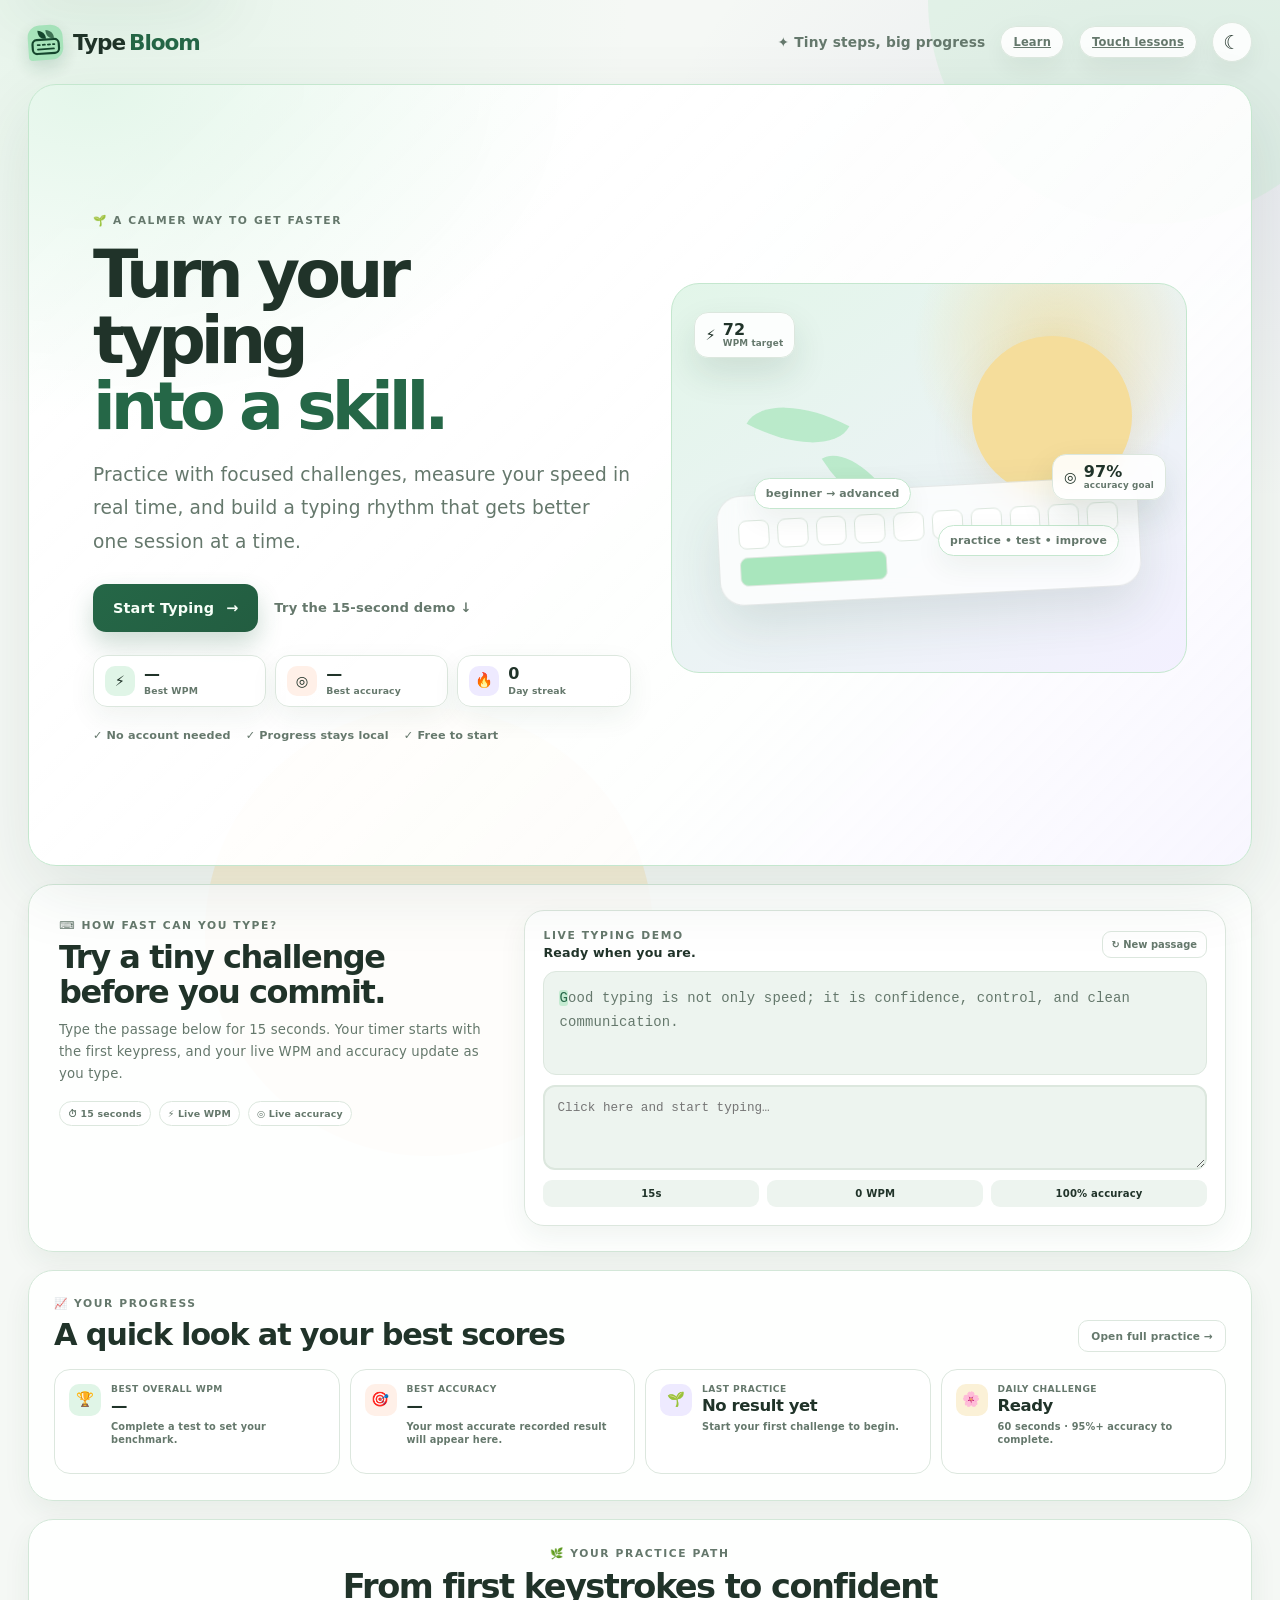
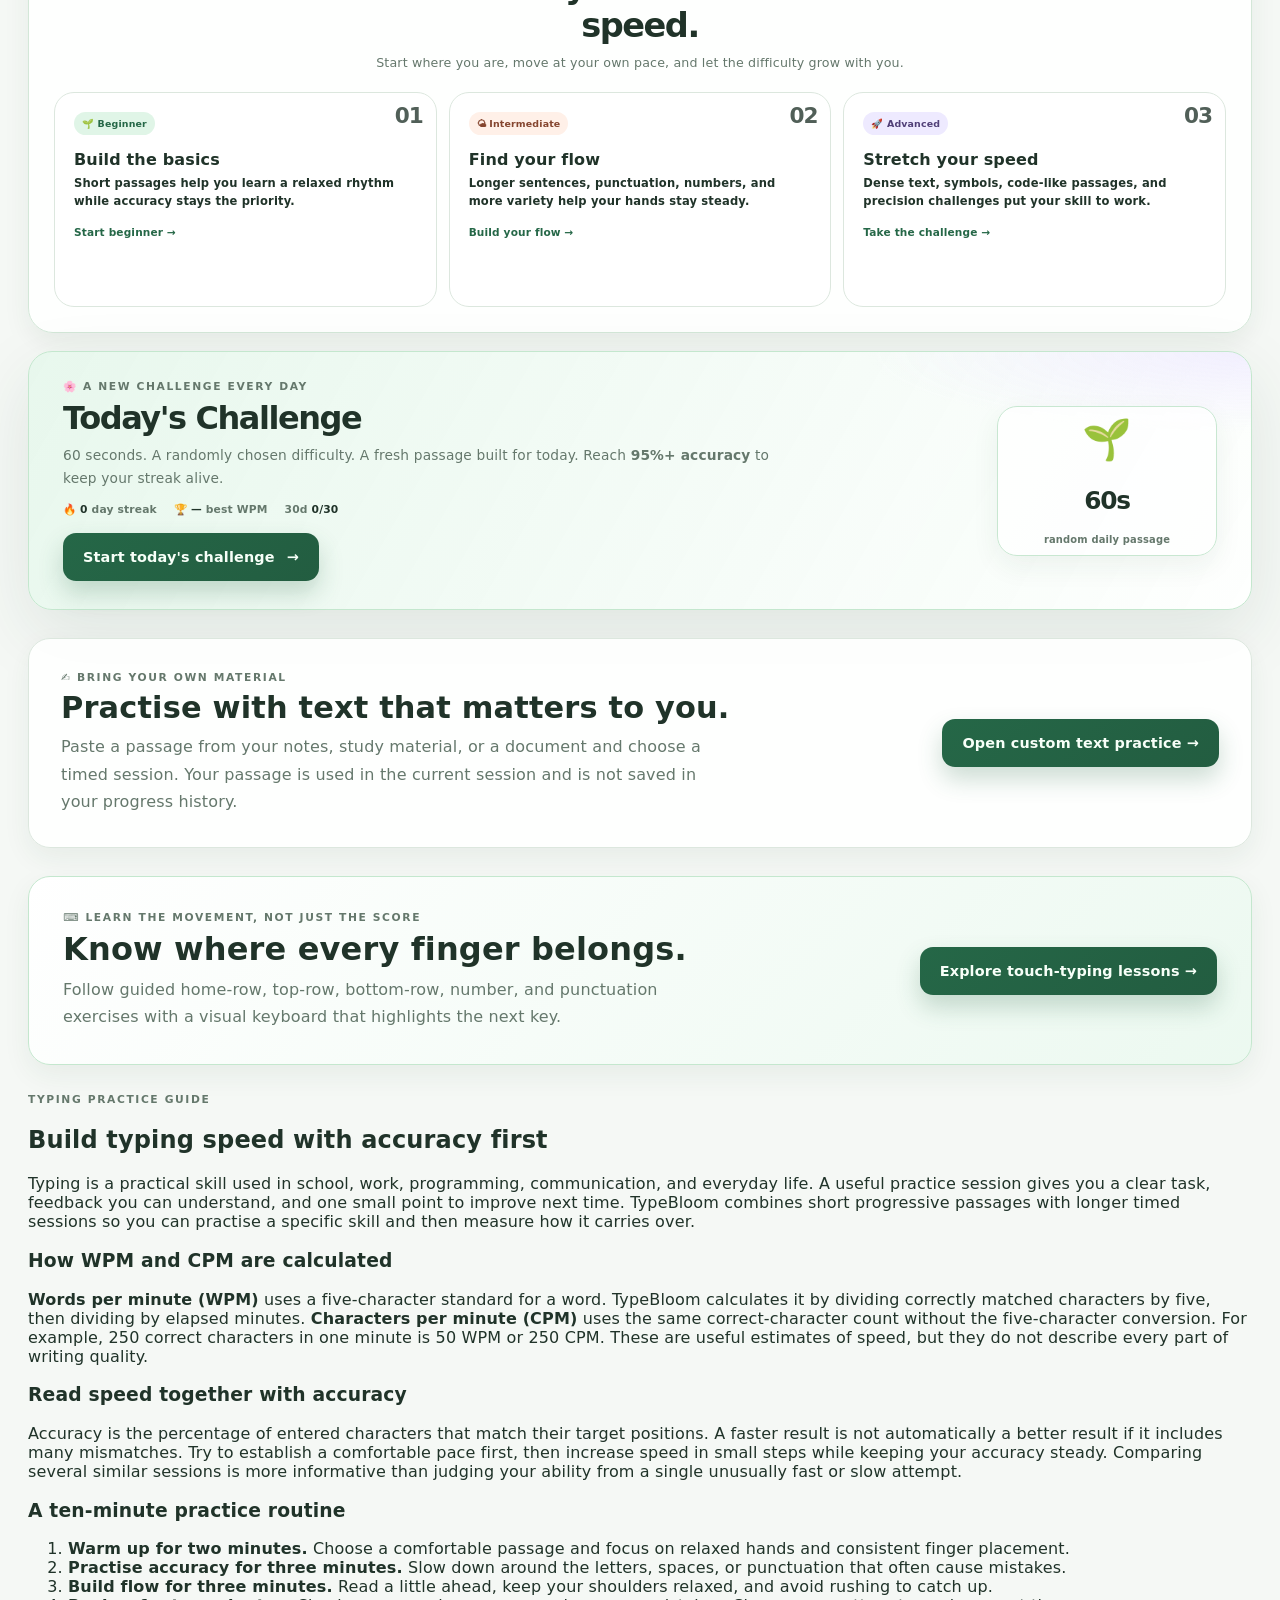
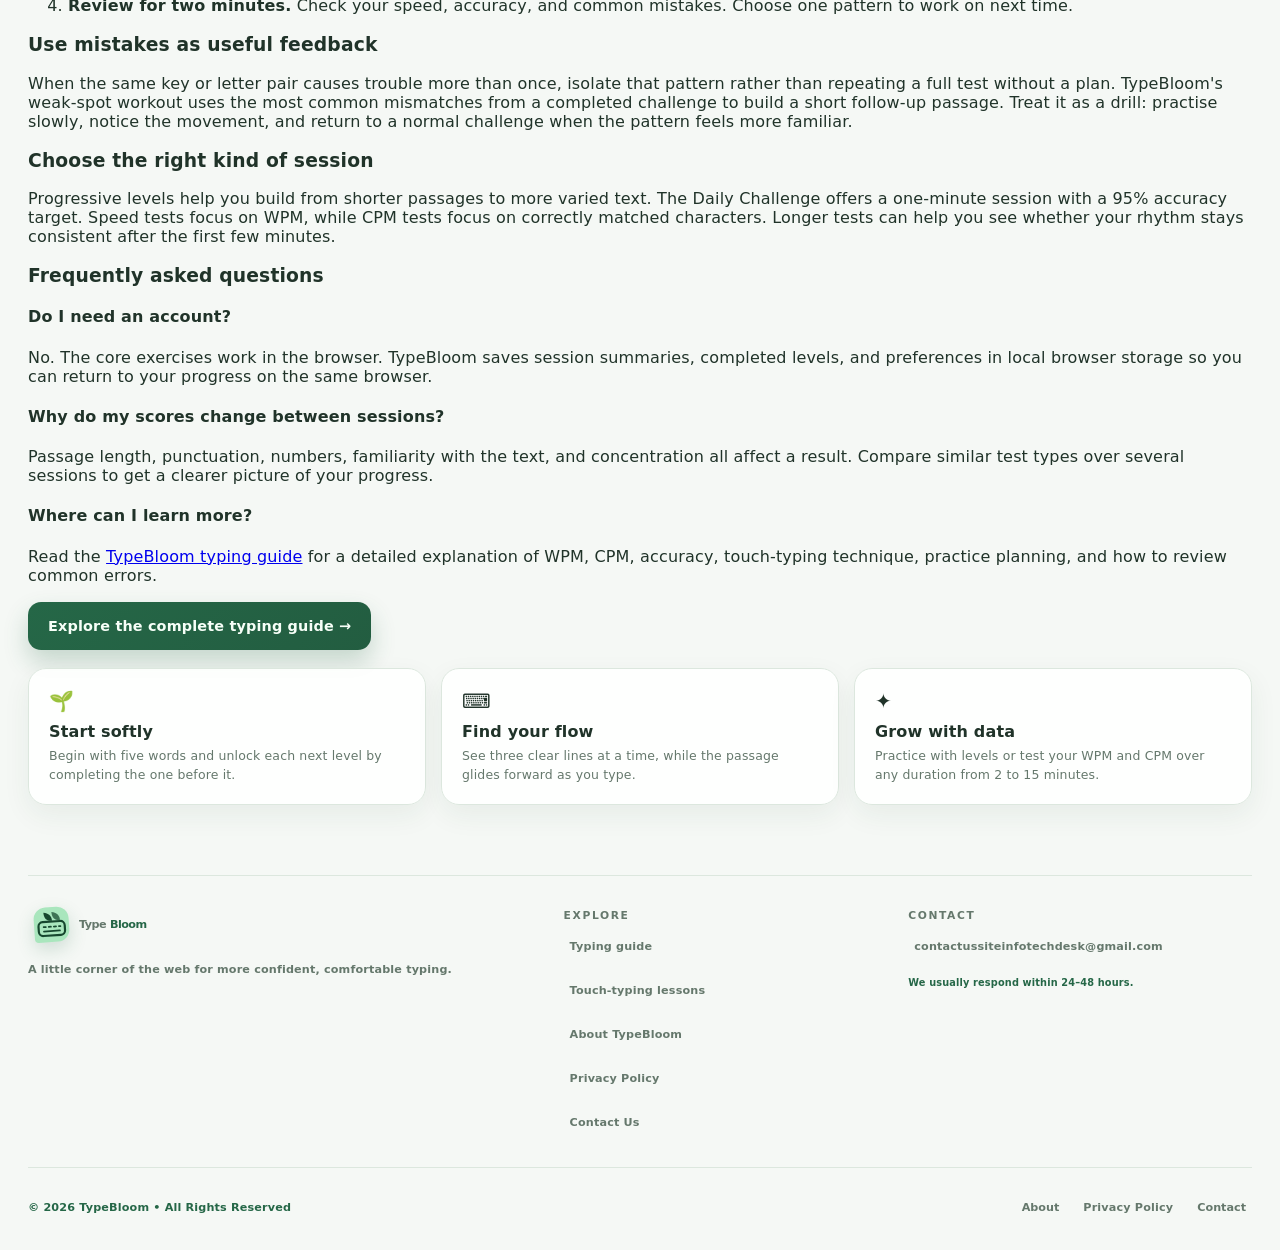
<file: index.html>
<!doctype html>
<html lang="en">
  <head>
    <meta charset="UTF-8" />
    <meta name="viewport" content="width=device-width, initial-scale=1.0" />
    <meta name="description" content="Practice typing for free with live WPM and accuracy, progressive levels, daily challenges, timed tests, and local progress tracking with TypeBloom." />
    <meta name="google-adsense-account" content="ca-pub-3756147512527882" />
    <title>Free Typing Test & Practice – Improve WPM | TypeBloom</title>
    
    
    
    <link rel="icon" type="image/svg+xml" href="logo.svg" />
    <link rel="apple-touch-icon" href="logo.svg" />
    <link rel="preload" href="styles.css?v=20261106-feature-pack-4" as="style" fetchpriority="high">
    <link rel="stylesheet" href="styles.css?v=20261106-feature-pack-4" fetchpriority="high">
    <link rel="canonical" href="https://typebloom-deg.pages.dev/" />
    <meta property="og:title" content="Free Typing Test & Practice – Improve WPM | TypeBloom" />
    <meta property="og:description" content="Practice typing for free with live WPM and accuracy, progressive levels, daily challenges, timed tests, and local progress tracking with TypeBloom." />
    <meta property="og:url" content="https://typebloom-deg.pages.dev/" />
    <meta property="og:type" content="website" />
    <meta property="og:site_name" content="TypeBloom" />
    <meta name="twitter:card" content="summary" />
    <meta name="twitter:title" content="Free Typing Test & Practice – Improve WPM | TypeBloom" />
    <meta name="twitter:description" content="Practice typing for free with live WPM and accuracy, progressive levels, daily challenges, timed tests, and local progress tracking with TypeBloom." />
    <script type="application/ld+json">
{
  "@context": "https://schema.org",
  "@graph": [
    {
      "@type": "Organization",
      "@id": "https://typebloom-deg.pages.dev/#organization",
      "name": "TypeBloom",
      "url": "https://typebloom-deg.pages.dev/",
      "logo": {
        "@type": "ImageObject",
        "url": "https://typebloom-deg.pages.dev/logo.svg"
      },
      "contactPoint": {
        "@type": "ContactPoint",
        "contactType": "customer support",
        "email": "contactussiteinfotechdesk@gmail.com"
      }
    },
    {
      "@type": "WebSite",
      "@id": "https://typebloom-deg.pages.dev/#website",
      "url": "https://typebloom-deg.pages.dev/",
      "name": "TypeBloom",
      "description": "A friendly typing practice website with progressive levels, timed tests, daily challenges, and progress tracking.",
      "inLanguage": "en",
      "publisher": {
        "@id": "https://typebloom-deg.pages.dev/#organization"
      }
    },
    {
      "@type": "WebApplication",
      "@id": "https://typebloom-deg.pages.dev/#webapplication",
      "name": "TypeBloom Typing Practice",
      "url": "https://typebloom-deg.pages.dev/typing.html",
      "description": "A browser-based typing practice tool with beginner, intermediate, and advanced levels, timed WPM and CPM tests, daily challenges, and local progress tracking.",
      "applicationCategory": "EducationalApplication",
      "operatingSystem": "Web",
      "browserRequirements": "Requires a modern web browser with JavaScript enabled.",
      "isAccessibleForFree": true,
      "offers": {
        "@type": "Offer",
        "price": "0",
        "priceCurrency": "USD"
      },
      "publisher": {
        "@id": "https://typebloom-deg.pages.dev/#organization"
      }
    }
  ]
}
    </script>

<script async src="https://pagead2.googlesyndication.com/pagead/js/adsbygoogle.js?client=ca-pub-3756147512527882"
     crossorigin="anonymous"></script>
  
  </head>
  <body id="top" class="landing-only">
    <a class="skip-link" href="#landingPage">Skip to main content</a>
    <div class="glow glow-a"></div>
    <div class="glow glow-b"></div>
    <header class="topbar">
      <a class="brand" href="/" id="brandHome" aria-label="TypeBloom home">
        <span class="brand-mark" aria-hidden="true"><svg viewBox="0 0 48 48" role="img"><path d="M14 7c7 1 11 5 11 12-7 0-11-4-11-12Z" fill="currentColor"/><path d="M25 7c7 1 11 5 11 12-7 0-11-4-11-12Z" fill="currentColor" opacity=".72"/><rect x="6" y="20" width="36" height="19" rx="6" fill="none" stroke="currentColor" stroke-width="3"/><path d="M13 27h3m4 0h3m4 0h3m4 0h2M13 33h22" stroke="currentColor" stroke-width="2.4" stroke-linecap="round"/></svg></span>
        Type<span>Bloom</span>
      </a>
      <div class="top-actions">
        <p>✦ Tiny steps, big progress</p>
        <a class="home-button" href="/learn">Learn</a>
        <a class="home-button" href="/lessons">Touch lessons</a>
        <button id="themeToggle" class="theme-toggle" type="button" aria-label="Switch to dark theme"><span id="themeIcon">☾</span></button>
      </div>
    </header>
    <main id="landingPage" class="landing-page" aria-labelledby="landingTitle">

      <div class="landing-hero">
        <div class="landing-copy">
          <p class="eyebrow">🌱 A calmer way to get faster</p>
          <h1 id="landingTitle">Turn your typing<br /><em>into a skill.</em></h1>
          <p class="landing-lede">Practice with focused challenges, measure your speed in real time, and build a typing rhythm that gets better one session at a time.</p>

          <div class="landing-actions">
            <a id="beginButton" class="begin-button" href="/typing">Start Typing <span aria-hidden="true">→</span></a>
            <a class="learn-link demo-jump-link" href="#speedDemo">Try the 15-second demo <span aria-hidden="true">↓</span></a>
          </div>

          <div class="hero-stats" aria-label="Your TypeBloom snapshot">
            <article class="hero-stat">
              <span>⚡</span>
              <div><strong id="homeWpm">—</strong><small>Best WPM</small></div>
            </article>
            <article class="hero-stat">
              <span>◎</span>
              <div><strong id="homeAccuracy">—</strong><small>Best accuracy</small></div>
            </article>
            <article class="hero-stat">
              <span>🔥</span>
              <div><strong id="homeStreak">0</strong><small>Day streak</small></div>
            </article>
          </div>

          <div class="trust-row"><span>✓ No account needed</span><span>✓ Progress stays local</span><span>✓ Free to start</span></div>
        </div>

        <div class="hero-garden">
          <div class="sun-disc"></div><div class="leaf leaf-one"></div><div class="leaf leaf-two"></div>
          <div class="hero-floating-card card-speed"><span>⚡</span><b id="heroLiveWpm">72</b><small>WPM target</small></div>
          <div class="hero-floating-card card-accuracy"><span>◎</span><b>97%</b><small>accuracy goal</small></div>
          <div class="hero-keyboard"><span></span><span></span><span></span><span></span><span></span><span></span><span></span><span></span><span></span><span></span><b></b></div>
          <div class="hero-note note-one">beginner → advanced</div><div class="hero-note note-two">practice • test • improve</div>
        </div>
      </div>

      <section id="speedDemo" class="speed-demo-section" aria-labelledby="speedDemoTitle">
        <div class="speed-demo-intro">
          <p class="eyebrow">⌨ How fast can you type?</p>
          <h2 id="speedDemoTitle">Try a tiny challenge before you commit.</h2>
          <p>Type the passage below for 15 seconds. Your timer starts with the first keypress, and your live WPM and accuracy update as you type.</p>
          <div class="mini-feature-row">
            <span>⏱ 15 seconds</span><span>⚡ Live WPM</span><span>◎ Live accuracy</span>
          </div>
        </div>

        <div class="speed-demo-card">
          <div class="speed-demo-head">
            <div><p class="eyebrow">Live typing demo</p><strong id="demoStatus">Ready when you are.</strong></div>
            <button id="demoReset" class="demo-reset" type="button">↻ New passage</button>
          </div>
          <div class="demo-prompt" id="demoPrompt">Loading a fresh passage…</div>
          <label class="sr-only" for="demoInput">Type the demo passage</label>
          <textarea id="demoInput" rows="3" spellcheck="false" autocomplete="off" autocapitalize="off" placeholder="Click here and start typing…"></textarea>
          <div class="demo-bottom">
            <span id="demoTimer">15s</span>
            <span id="demoWpm">0 WPM</span>
            <span id="demoAccuracy">100% accuracy</span>
          </div>
        </div>
      </section>

      <section class="progress-snapshot" aria-labelledby="progressSnapshotTitle">
        <div class="snapshot-heading">
          <div>
            <p class="eyebrow">📈 Your progress</p>
            <h2 id="progressSnapshotTitle">A quick look at your best scores</h2>
          </div>
          <a class="outline-button" href="/typing">Open full practice →</a>
        </div>
        <div class="snapshot-grid">
          <article class="snapshot-card">
            <span class="snapshot-icon">🏆</span>
            <div><small>Best overall WPM</small><strong id="snapshotWpm">—</strong><p id="snapshotWpmMeta">Complete a test to set your benchmark.</p></div>
          </article>
          <article class="snapshot-card">
            <span class="snapshot-icon">🎯</span>
            <div><small>Best accuracy</small><strong id="snapshotAccuracy">—</strong><p id="snapshotAccuracyMeta">Your most accurate recorded result.</p></div>
          </article>
          <article class="snapshot-card">
            <span class="snapshot-icon">🌱</span>
            <div><small>Last practice</small><strong id="snapshotLast">Beginner · Level 1</strong><p id="snapshotLastMeta">Your current starting point.</p></div>
          </article>
          <article class="snapshot-card">
            <span class="snapshot-icon">🌸</span>
            <div><small>Daily challenge</small><strong id="snapshotDaily">Ready</strong><p id="snapshotDailyMeta">Come back tomorrow for a fresh passage.</p></div>
          </article>
        </div>
      </section>

      <section class="progression-section" aria-labelledby="progressionTitle">
        <div class="progression-heading">
          <p class="eyebrow">🌿 Your practice path</p>
          <h2 id="progressionTitle">From first keystrokes to confident speed.</h2>
          <p>Start where you are, move at your own pace, and let the difficulty grow with you.</p>
        </div>
        <div class="progression-grid">
          <article class="progression-card beginner-card">
            <div class="progression-number">01</div><span>🌱 Beginner</span>
            <h3>Build the basics</h3>
            <p>Short passages help you learn a relaxed rhythm while accuracy stays the priority.</p>
            <a href="/typing" class="progression-link">Start beginner →</a>
          </article>
          <article class="progression-card intermediate-card">
            <div class="progression-number">02</div><span>🌤 Intermediate</span>
            <h3>Find your flow</h3>
            <p>Longer sentences, punctuation, numbers, and more variety help your hands stay steady.</p>
            <a href="/typing" class="progression-link">Build your flow →</a>
          </article>
          <article class="progression-card advanced-card">
            <div class="progression-number">03</div><span>🚀 Advanced</span>
            <h3>Stretch your speed</h3>
            <p>Dense text, symbols, code-like passages, and precision challenges put your skill to work.</p>
            <a href="/typing" class="progression-link">Take the challenge →</a>
          </article>
        </div>
      </section>

      <section class="daily-home-card" aria-labelledby="dailyHomeHeading">
        <div class="daily-home-copy">
          <p class="eyebrow">🌸 A new challenge every day</p>
          <h2 id="dailyHomeHeading">Today's Challenge</h2>
          <p>60 seconds. A randomly chosen difficulty. A fresh passage built for today. Reach <strong>95%+ accuracy</strong> to keep your streak alive.</p>
          <div class="daily-home-meta"><span>🔥 <b id="homeDailyStreak">0</b> day streak</span><span>🏆 <b id="homeDailyBest">—</b> best WPM</span><span>30d <b id="homeDaily30">0/30</b></span></div>
          <a class="begin-button daily-home-button" href="typing.html?daily=1">Start today's challenge <span aria-hidden="true">→</span></a>
        </div>
        <div class="daily-home-art" aria-hidden="true"><span>🌱</span><b>60s</b><small>random daily passage</small></div>
      </section>

      <section class="custom-practice-promo" aria-labelledby="customPracticeTitle">
        <div><p class="eyebrow">✍ Bring your own material</p><h2 id="customPracticeTitle">Practise with text that matters to you.</h2><p>Paste a passage from your notes, study material, or a document and choose a timed session. Your passage is used in the current session and is not saved in your progress history.</p></div>
        <a class="begin-button" href="/typing">Open custom text practice →</a>
      </section>
      <section class="lesson-promo-card" aria-labelledby="lessonPromoTitle">
        <div><p class="eyebrow">⌨ Learn the movement, not just the score</p><h2 id="lessonPromoTitle">Know where every finger belongs.</h2><p>Follow guided home-row, top-row, bottom-row, number, and punctuation exercises with a visual keyboard that highlights the next key.</p></div>
        <a class="begin-button" href="/lessons">Explore touch-typing lessons →</a>
      </section>
      <section class="publisher-content" aria-labelledby="typingGuideTitle">
        <div class="publisher-copy">
          <p class="eyebrow">Typing practice guide</p>
          <h2 id="typingGuideTitle">Build typing speed with accuracy first</h2>
          <p>Typing is a practical skill used in school, work, programming, communication, and everyday life. A useful practice session gives you a clear task, feedback you can understand, and one small point to improve next time. TypeBloom combines short progressive passages with longer timed sessions so you can practise a specific skill and then measure how it carries over.</p>
          <h3>How WPM and CPM are calculated</h3>
          <p><strong>Words per minute (WPM)</strong> uses a five-character standard for a word. TypeBloom calculates it by dividing correctly matched characters by five, then dividing by elapsed minutes. <strong>Characters per minute (CPM)</strong> uses the same correct-character count without the five-character conversion. For example, 250 correct characters in one minute is 50 WPM or 250 CPM. These are useful estimates of speed, but they do not describe every part of writing quality.</p>
          <h3>Read speed together with accuracy</h3>
          <p>Accuracy is the percentage of entered characters that match their target positions. A faster result is not automatically a better result if it includes many mismatches. Try to establish a comfortable pace first, then increase speed in small steps while keeping your accuracy steady. Comparing several similar sessions is more informative than judging your ability from a single unusually fast or slow attempt.</p>
          <h3>A ten-minute practice routine</h3>
          <ol>
            <li><strong>Warm up for two minutes.</strong> Choose a comfortable passage and focus on relaxed hands and consistent finger placement.</li>
            <li><strong>Practise accuracy for three minutes.</strong> Slow down around the letters, spaces, or punctuation that often cause mistakes.</li>
            <li><strong>Build flow for three minutes.</strong> Read a little ahead, keep your shoulders relaxed, and avoid rushing to catch up.</li>
            <li><strong>Review for two minutes.</strong> Check your speed, accuracy, and common mistakes. Choose one pattern to work on next time.</li>
          </ol>
          <h3>Use mistakes as useful feedback</h3>
          <p>When the same key or letter pair causes trouble more than once, isolate that pattern rather than repeating a full test without a plan. TypeBloom's weak-spot workout uses the most common mismatches from a completed challenge to build a short follow-up passage. Treat it as a drill: practise slowly, notice the movement, and return to a normal challenge when the pattern feels more familiar.</p>
          <h3>Choose the right kind of session</h3>
          <p>Progressive levels help you build from shorter passages to more varied text. The Daily Challenge offers a one-minute session with a 95% accuracy target. Speed tests focus on WPM, while CPM tests focus on correctly matched characters. Longer tests can help you see whether your rhythm stays consistent after the first few minutes.</p>
          <h3>Frequently asked questions</h3>
          <h4>Do I need an account?</h4>
          <p>No. The core exercises work in the browser. TypeBloom saves session summaries, completed levels, and preferences in local browser storage so you can return to your progress on the same browser.</p>
          <h4>Why do my scores change between sessions?</h4>
          <p>Passage length, punctuation, numbers, familiarity with the text, and concentration all affect a result. Compare similar test types over several sessions to get a clearer picture of your progress.</p>
          <h4>Where can I learn more?</h4>
          <p>Read the <a href="/learn">TypeBloom typing guide</a> for a detailed explanation of WPM, CPM, accuracy, touch-typing technique, practice planning, and how to review common errors.</p>
          <p class="publisher-guide-cta"><a class="begin-button" href="/learn">Explore the complete typing guide →</a></p>
        </div>
      </section>

      <section id="howItWorks" class="landing-features" aria-label="How TypeBloom works">
        <article><i>🌱</i><h2>Start softly</h2><p>Begin with five words and unlock each next level by completing the one before it.</p></article>
        <article><i>⌨</i><h2>Find your flow</h2><p>See three clear lines at a time, while the passage glides forward as you type.</p></article>
        <article><i>✦</i><h2>Grow with data</h2><p>Practice with levels or test your WPM and CPM over any duration from 2 to 15 minutes.</p></article>
      </section>
    </main>
    <footer class="site-footer">
      <div class="footer-grid">
        <div>
          <a class="brand footer-brand" href="#top" id="footerHome" aria-label="TypeBloom home"><span class="brand-mark" aria-hidden="true"><svg viewBox="0 0 48 48"><path d="M14 7c7 1 11 5 11 12-7 0-11-4-11-12Z" fill="currentColor"/><path d="M25 7c7 1 11 5 11 12-7 0-11-4-11-12Z" fill="currentColor" opacity=".72"/><rect x="6" y="20" width="36" height="19" rx="6" fill="none" stroke="currentColor" stroke-width="3"/><path d="M13 27h3m4 0h3m4 0h3m4 0h2M13 33h22" stroke="currentColor" stroke-width="2.4" stroke-linecap="round"/></svg></span>Type<span>Bloom</span></a>
          <p>A little corner of the web for more confident, comfortable typing.</p>
        </div>
        <div>
          <p class="eyebrow">Explore</p>
          <a href="/learn">Typing guide</a>
          <a href="/lessons">Touch-typing lessons</a>
          <a href="/about">About TypeBloom</a>
          <a href="/privacy-policy">Privacy Policy</a>
          <a href="/contact">Contact Us</a>
        </div>
        <div>
          <p class="eyebrow">Contact</p>
          <a href="mailto:contactussiteinfotechdesk@gmail.com">contactussiteinfotechdesk@gmail.com</a>
          <span class="footer-note">We usually respond within 24–48 hours.</span>
        </div>
      </div>
      <div class="footer-bottom">
        <span>© <span id="copyrightYear">2026</span> TypeBloom • All Rights Reserved</span>
        <span class="footer-links"><button data-panel="about" type="button">About</button><a href="/privacy-policy">Privacy Policy</a><button data-panel="contact" type="button">Contact</button></span>
      </div>
    </footer>
    <script>
(function(){
  const root=document.documentElement;
  const toggle=document.getElementById("themeToggle");
  const icon=document.getElementById("themeIcon");
  let saved="light"; try { saved=localStorage.getItem("typebloom-theme")||"light"; } catch(e) {}
  function applyTheme(theme){
    root.dataset.theme=theme;
    icon.textContent=theme==="dark"?"☀":"☾";
    toggle.setAttribute("aria-label",theme==="dark"?"Switch to light theme":"Switch to dark theme");
  }
  applyTheme(saved);
  toggle.addEventListener("click",function(){
    const next=root.dataset.theme==="dark"?"light":"dark";
    applyTheme(next);
    try { localStorage.setItem("typebloom-theme",next); } catch(e) {}
  });
})();
</script>
    <script>
(function(){
  const key="typebloom-progress-v2";
  function load(){try{return JSON.parse(localStorage.getItem(key))||{};}catch(e){return{};}}
  function dateKey(d){return d.getFullYear()+"-"+String(d.getMonth()+1).padStart(2,"0")+"-"+String(d.getDate()).padStart(2,"0");}
  const saved=load(), history=saved.dailyHistory||{}, today=dateKey(new Date());
  let anchor=new Date(), streak=0;
  if(!history[today]?.completed){anchor.setDate(anchor.getDate()-1);if(!history[dateKey(anchor)]?.completed)anchor=null;}
  if(anchor){while(history[dateKey(anchor)]?.completed){streak++;anchor.setDate(anchor.getDate()-1);}}
  let best=0; Object.values(history).forEach(v=>{best=Math.max(best,Number(v?.bestWpm)||0);});
  let wins30=0; const c=new Date();
  for(let i=0;i<30;i++){const d=new Date(c);d.setDate(c.getDate()-i);if(history[dateKey(d)]?.completed)wins30++;}
  const s=document.getElementById("homeDailyStreak"),b=document.getElementById("homeDailyBest"),w=document.getElementById("homeDaily30");
  if(s)s.textContent=streak; if(b)b.textContent=best||"—"; if(w)w.textContent=wins30+"/30";
})();
</script>


    <script>
(function(){
  const key="typebloom-progress-v2";
  const demoPrompts=[
    "A calm rhythm makes typing feel lighter, clearer, and much more natural.",
    "Read a little ahead, keep your hands relaxed, and let accuracy lead the pace.",
    "Small practice sessions add up when you return with focus, patience, and curiosity.",
    "Good typing is not only speed; it is confidence, control, and clean communication."
  ];

  function load(){
    try{return JSON.parse(localStorage.getItem(key))||{};}catch(e){return{};}
  }
  function dateKey(d){
    return d.getFullYear()+"-"+String(d.getMonth()+1).padStart(2,"0")+"-"+String(d.getDate()).padStart(2,"0");
  }
  function dailyStreak(history){
    let anchor=new Date(), streak=0;
    if(!history[dateKey(anchor)]?.completed){
      anchor.setDate(anchor.getDate()-1);
      if(!history[dateKey(anchor)]?.completed) return 0;
    }
    while(history[dateKey(anchor)]?.completed){
      streak++;
      anchor.setDate(anchor.getDate()-1);
    }
    return streak;
  }
  function snapshot(){
    const saved=load(), best=saved.best||{}, history=saved.dailyHistory||{};
    let bestWpm=0,bestAccuracy=0;
    Object.entries(best).forEach(([name,value])=>{
      const numeric=Number(value?.value)||0, accuracy=Number(value?.accuracy)||0;
      if(!name.startsWith("cpm-")) bestWpm=Math.max(bestWpm,numeric);
      bestAccuracy=Math.max(bestAccuracy,accuracy);
    });

    const streak=dailyStreak(history);
    const today=dateKey(new Date());
    const todayDone=Boolean(history[today]?.completed);
    const lastMode=saved.lastMode||"beginner";
    const lastLevel=Number(saved.lastLevel)||1;

    const set=(id,value)=>{const el=document.getElementById(id);if(el)el.textContent=value;};
    set("homeWpm",bestWpm?bestWpm+" WPM":"—");
    set("homeAccuracy",bestAccuracy?bestAccuracy+"%":"—");
    set("homeStreak",streak);
    set("snapshotWpm",bestWpm?bestWpm+" WPM":"—");
    set("snapshotAccuracy",bestAccuracy?bestAccuracy+"%":"—");
    const recent=saved.recent||null;
    if(recent){
      const recentLabel=recent.kind==="practice" ? (String(recent.mode||"").charAt(0).toUpperCase()+String(recent.mode||"").slice(1)+" · Level "+(recent.level||1)) : recent.kind==="daily" ? "Daily Challenge" : recent.kind==="custom" ? "Custom text · "+(recent.duration||2)+" min" : (recent.kind==="speed" ? "Speed Test · "+recent.duration+" min" : "CPM Test · "+recent.duration+" min");
      set("snapshotLast",recent.value+" "+(recent.unit||"WPM"));
      set("snapshotLastMeta",recentLabel+" · "+recent.accuracy+"% accuracy.");
    } else {
      set("snapshotLast","No result yet");
      set("snapshotLastMeta",saved.lastMode ? ("Last selected: "+lastMode.charAt(0).toUpperCase()+lastMode.slice(1)+" · Level "+lastLevel+".") : "Complete a challenge to see it here.");
    }
    set("snapshotWpmMeta",bestWpm?"Your highest saved WPM across practice and speed tests.":"Complete a test to set your benchmark.");
    set("snapshotAccuracyMeta",bestAccuracy?"Best accuracy saved on this browser.":"Your most accurate recorded result will appear here.");
    if(!recent) set("snapshotLastMeta",saved.lastMode?"Your last selected practice level.":"Start your first challenge to begin.");
    set("snapshotDaily",todayDone?"Completed ✓":"Ready");
    set("snapshotDailyMeta",todayDone?"Nice work — your streak is alive.":"60 seconds · 95%+ accuracy to complete.");
    set("homeDailyStreak",streak);
    set("homeDailyBest",Number(history[today]?.bestWpm||0) ? Number(history[today].bestWpm)+" WPM" : "—");
    let wins30=0; const dayCursor=new Date();
    for(let i=0;i<30;i++){const d=new Date(dayCursor);d.setDate(dayCursor.getDate()-i);if(history[dateKey(d)]?.completed)wins30++;}
    set("homeDaily30",wins30+"/30");
  }

  const promptEl=document.getElementById("demoPrompt"), input=document.getElementById("demoInput");
  const timerEl=document.getElementById("demoTimer"), wpmEl=document.getElementById("demoWpm"), accEl=document.getElementById("demoAccuracy");
  const statusEl=document.getElementById("demoStatus"), resetEl=document.getElementById("demoReset");
  let demoText="",startedAt=0,interval=null,finished=false;

  function correctCount(text,target){
    let correct=0;
    Array.from(text).forEach((ch,i)=>{if(ch===target[i])correct++;});
    return correct;
  }
  function choosePrompt(){
    demoText=demoPrompts[Math.floor(Math.random()*demoPrompts.length)];
    Array.from(demoText);
    promptEl.innerHTML="";
    Array.from(demoText).forEach(ch=>{
      const s=document.createElement("span");
      s.textContent=ch;
      promptEl.appendChild(s);
    });
  }
  function updateDemo(){
    const now=startedAt?Math.min(15,(Date.now()-startedAt)/1000):0;
    const typed=input.value, correct=correctCount(typed,demoText);
    const accuracy=typed.length?Math.round(correct/typed.length*100):100;
    const wpm=now?Math.max(0,Math.round((correct/5)/(now/60))):0;
    timerEl.textContent=Math.max(0,Math.ceil(15-now))+"s";
    wpmEl.textContent=wpm+" WPM";
    accEl.textContent=accuracy+"% accuracy";
    Array.from(promptEl.children).forEach((s,i)=>{
      s.className=i<typed.length?(typed[i]===demoText[i]?"correct":"incorrect"):(i===typed.length?"current":"");
    });
    if(startedAt && now>=15) finishDemo();
  }
  function finishDemo(){
    if(finished)return;
    finished=true;
    clearInterval(interval);interval=null;input.disabled=true;
    updateDemo();
    statusEl.textContent="Nice run! Ready to beat it?";
  }
  function startDemo(){
    if(startedAt||finished)return;
    startedAt=Date.now();
    statusEl.textContent="You're in — keep the rhythm.";
    interval=setInterval(updateDemo,100);
  }
  function resetDemo(){
    clearInterval(interval);interval=null;
    startedAt=0;finished=false;input.disabled=false;input.value="";
    statusEl.textContent="Ready when you are.";
    choosePrompt();updateDemo();input.focus();
  }
  input.addEventListener("input",function(){
    if(input.value.length&&!startedAt)startDemo();
    updateDemo();
  });
  input.addEventListener("keydown",function(e){
    if(e.key==="Tab")e.preventDefault();
  });
  resetEl.addEventListener("click",resetDemo);
  choosePrompt();updateDemo();

  snapshot();
  window.addEventListener("storage",snapshot);
})();
</script>
  </body>
</html>
</file>
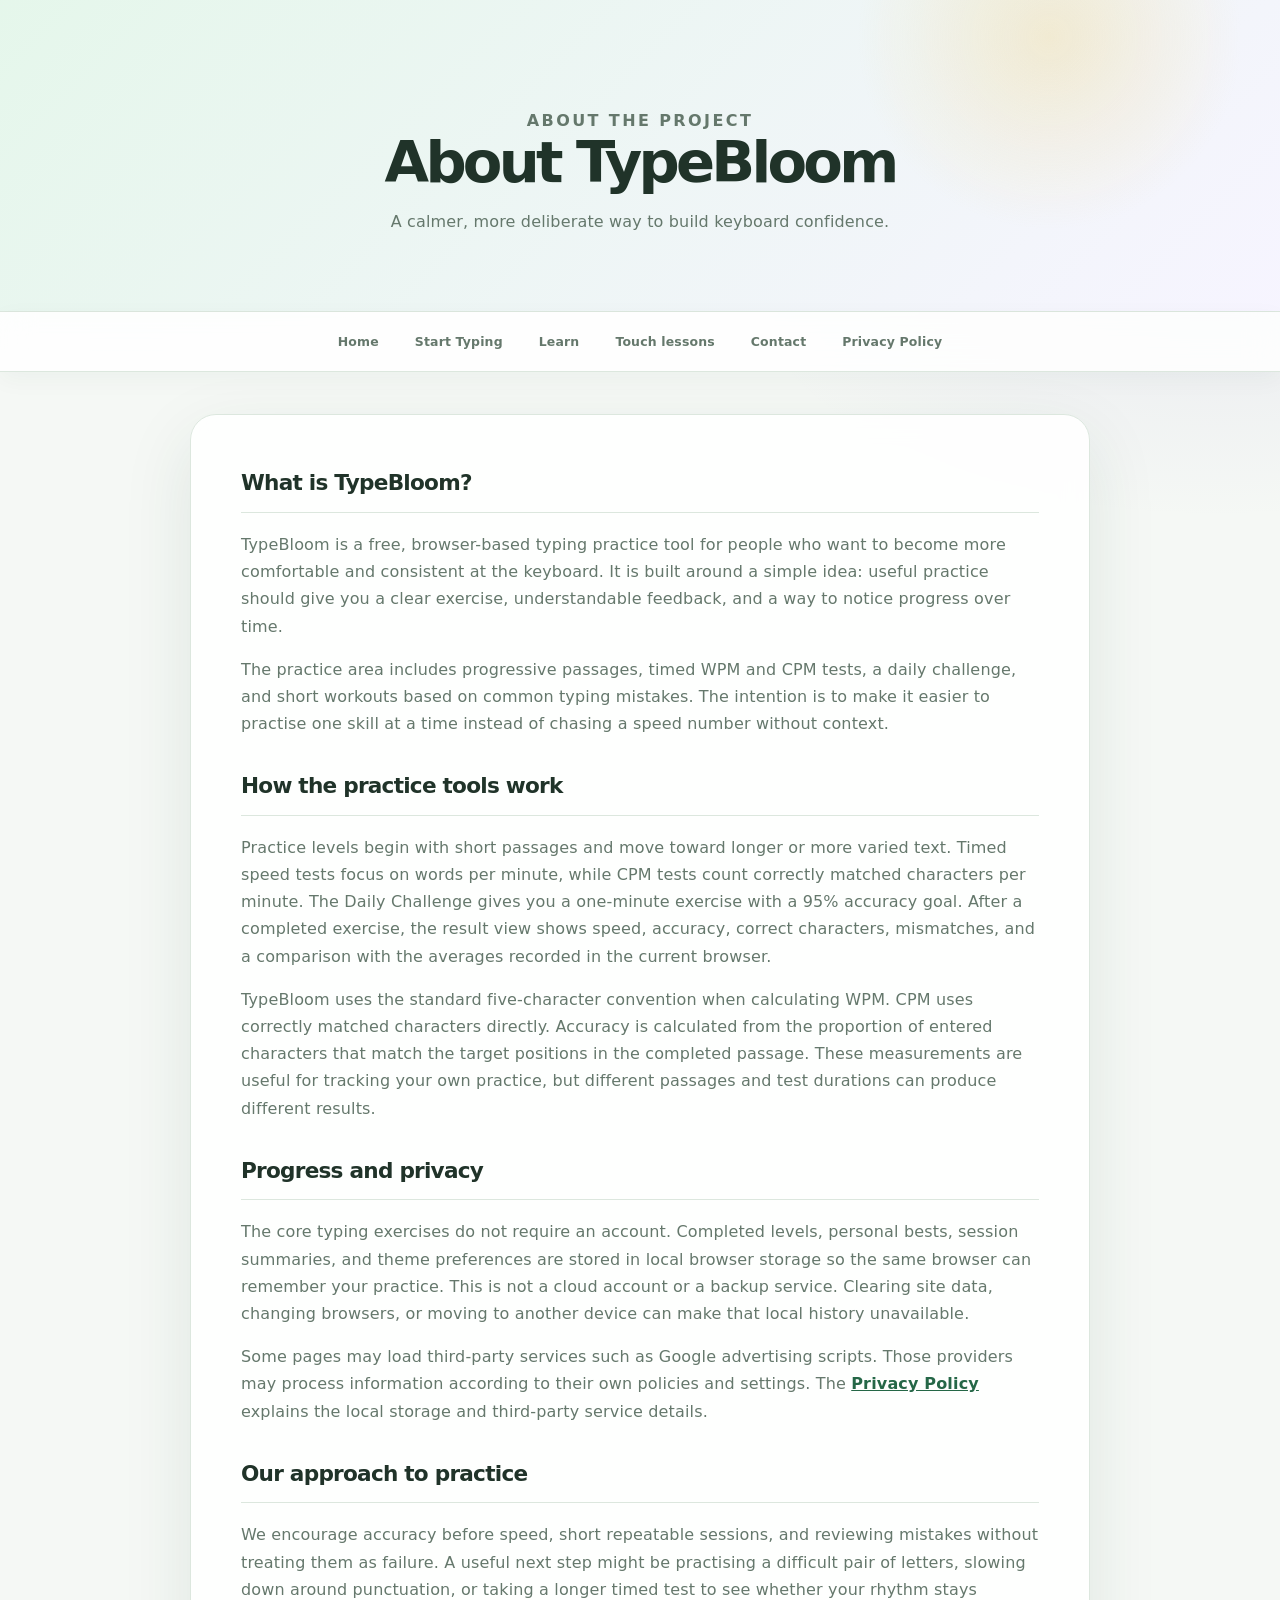
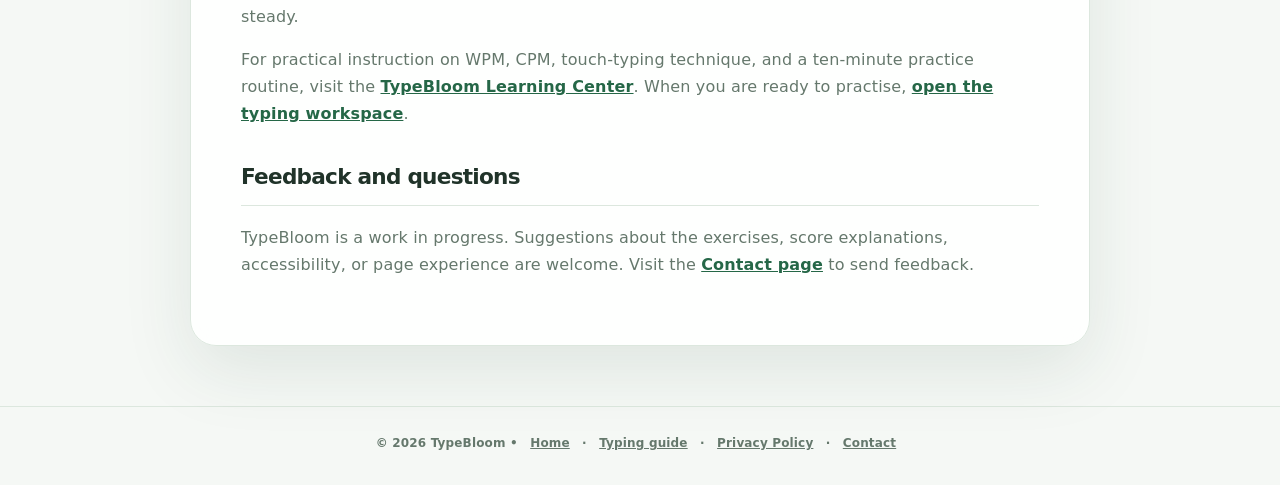
<file: about.html>
<!DOCTYPE html><html lang="en"><head><meta charset="UTF-8"><meta name="viewport" content="width=device-width, initial-scale=1.0"><meta name="google-adsense-account" content="ca-pub-3756147512527882"><title>About TypeBloom – Free Typing Practice</title><link rel="canonical" href="https://typebloom-deg.pages.dev/about"><meta property="og:title" content="About TypeBloom – Free Typing Practice"><meta property="og:description" content="Learn about TypeBloom, a free browser-based typing practice tool built around accuracy, consistency, progressive levels, and focused improvement."><meta property="og:url" content="https://typebloom-deg.pages.dev/about"><meta property="og:type" content="website"><meta property="og:site_name" content="TypeBloom"><meta name="twitter:card" content="summary"><meta name="twitter:title" content="About TypeBloom – Free Typing Practice"><meta name="twitter:description" content="Learn about TypeBloom, a free browser-based typing practice tool built around accuracy, consistency, progressive levels, and focused improvement."><meta name="description" content="Learn about TypeBloom, a free browser-based typing practice tool built around accuracy, consistency, progressive levels, and focused improvement." /><style>:root{--primary-bg:#f8f9fa;--card-bg:#fff;--text-main:#1f2937;--text-muted:#4b5563;--accent-color:#347657;--header-bg:#1f2f27;--nav-bg:#24352c}*{box-sizing:border-box}body{font-family:-apple-system,BlinkMacSystemFont,"Segoe UI",Roboto,Arial,sans-serif;margin:0;background:var(--primary-bg);color:var(--text-main);line-height:1.7}header{background:var(--header-bg);color:#fff;padding:44px 20px;text-align:center;border-bottom:4px solid var(--accent-color)}header h1{margin:0;font-size:2.5rem}header p{color:#dce9df;margin:8px 0 0}nav{background:var(--nav-bg);position:sticky;top:0;z-index:1000;box-shadow:0 4px 6px rgba(0,0,0,.1);text-align:center;padding:10px}nav a{color:#e2e8f0;padding:10px 15px;text-decoration:none;font-weight:600;display:inline-block}nav a:hover{color:#b8e6c8}main{max-width:900px;margin:50px auto;padding:0 20px}.card{background:var(--card-bg);padding:40px;border-radius:12px;box-shadow:0 4px 6px -1px rgba(0,0,0,.1);border:1px solid #e5e7eb}h2{color:#111827;border-bottom:2px solid #e5e7eb;padding-bottom:10px;margin-top:30px}h3{color:#111827;margin-top:28px}p,li{color:var(--text-muted)}a{color:var(--accent-color);font-weight:700}footer{background:#020617;color:#94a3b8;text-align:center;padding:40px 20px;margin-top:80px}footer a{color:#cbd5e1;margin:0 8px;font-weight:600}</style>
  <link rel="preload" href="styles.css?v=20261106-feature-pack-3" as="style" fetchpriority="high">
    <link rel="stylesheet" href="styles.css?v=20261106-feature-pack-3" fetchpriority="high">    
  </head><body class="info-page">
<header><p class="eyebrow">About the project</p><h1>About TypeBloom</h1><p>A calmer, more deliberate way to build keyboard confidence.</p></header>
<nav aria-label="Main navigation"><a href="/">Home</a><a href="/typing">Start Typing</a><a href="/learn">Learn</a><a href="/lessons">Touch lessons</a><a href="/contact">Contact</a><a href="/privacy-policy">Privacy Policy</a></nav>
<main><article class="card">
<h2>What is TypeBloom?</h2>
<p>TypeBloom is a free, browser-based typing practice tool for people who want to become more comfortable and consistent at the keyboard. It is built around a simple idea: useful practice should give you a clear exercise, understandable feedback, and a way to notice progress over time.</p>
<p>The practice area includes progressive passages, timed WPM and CPM tests, a daily challenge, and short workouts based on common typing mistakes. The intention is to make it easier to practise one skill at a time instead of chasing a speed number without context.</p>
<h2>How the practice tools work</h2>
<p>Practice levels begin with short passages and move toward longer or more varied text. Timed speed tests focus on words per minute, while CPM tests count correctly matched characters per minute. The Daily Challenge gives you a one-minute exercise with a 95% accuracy goal. After a completed exercise, the result view shows speed, accuracy, correct characters, mismatches, and a comparison with the averages recorded in the current browser.</p>
<p>TypeBloom uses the standard five-character convention when calculating WPM. CPM uses correctly matched characters directly. Accuracy is calculated from the proportion of entered characters that match the target positions in the completed passage. These measurements are useful for tracking your own practice, but different passages and test durations can produce different results.</p>
<h2>Progress and privacy</h2>
<p>The core typing exercises do not require an account. Completed levels, personal bests, session summaries, and theme preferences are stored in local browser storage so the same browser can remember your practice. This is not a cloud account or a backup service. Clearing site data, changing browsers, or moving to another device can make that local history unavailable.</p>
<p>Some pages may load third-party services such as Google advertising scripts. Those providers may process information according to their own policies and settings. The <a href="/privacy-policy">Privacy Policy</a> explains the local storage and third-party service details.</p>
<h2>Our approach to practice</h2>
<p>We encourage accuracy before speed, short repeatable sessions, and reviewing mistakes without treating them as failure. A useful next step might be practising a difficult pair of letters, slowing down around punctuation, or taking a longer timed test to see whether your rhythm stays steady.</p>
<p>For practical instruction on WPM, CPM, touch-typing technique, and a ten-minute practice routine, visit the <a href="/learn">TypeBloom Learning Center</a>. When you are ready to practise, <a href="/typing">open the typing workspace</a>.</p>
<h2>Feedback and questions</h2>
<p>TypeBloom is a work in progress. Suggestions about the exercises, score explanations, accessibility, or page experience are welcome. Visit the <a href="/contact">Contact page</a> to send feedback.</p>
</article></main>
<footer>© 2026 TypeBloom • <a href="/">Home</a> · <a href="/learn">Typing guide</a> · <a href="/privacy-policy">Privacy Policy</a> · <a href="/contact">Contact</a></footer>
</body></html>
</file>
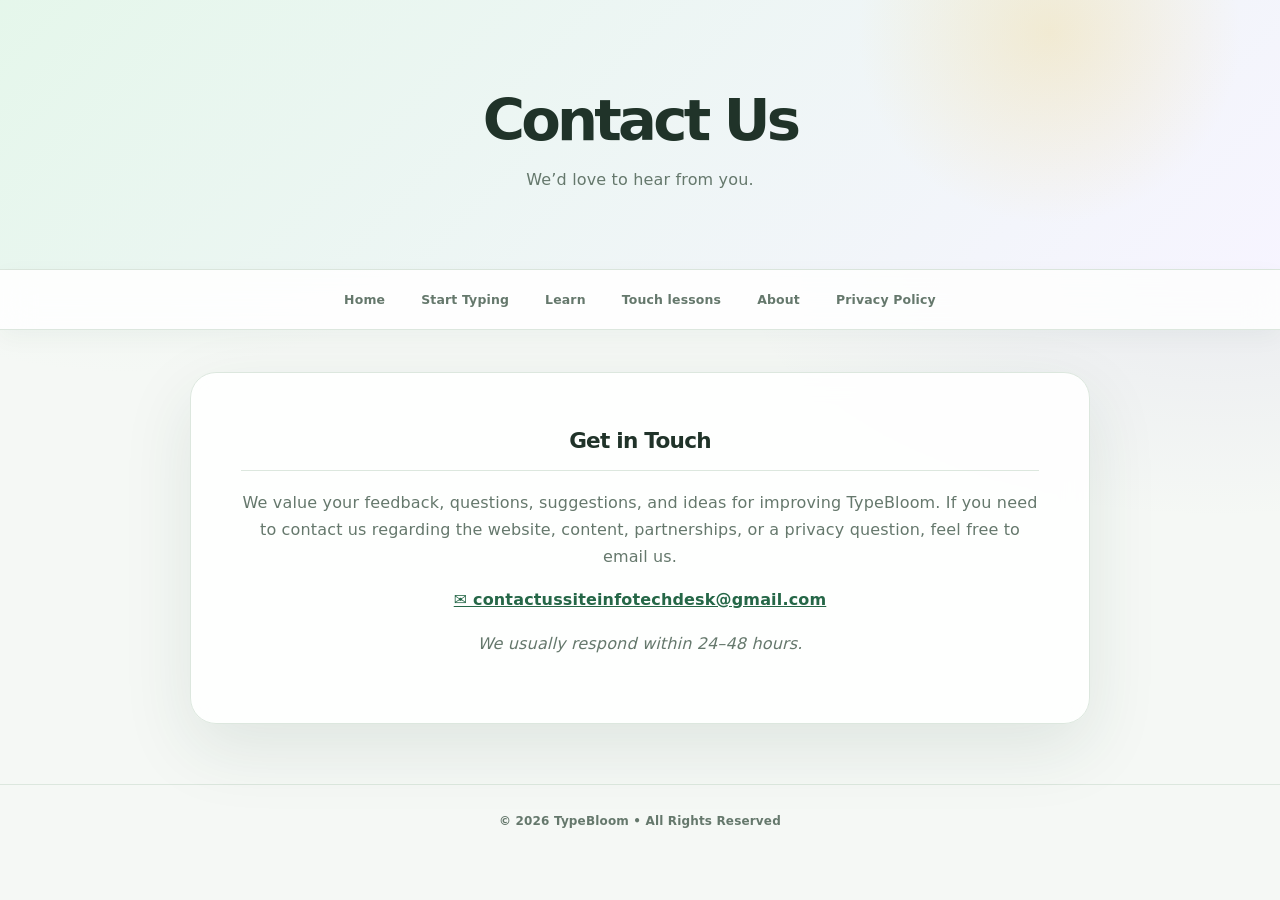
<file: contact.html>
<!DOCTYPE html><html lang="en"><head><meta name="description" content="Contact TypeBloom with questions, feedback, suggestions, privacy requests, or ideas for improving the typing practice experience." /><meta charset="UTF-8"><meta name="viewport" content="width=device-width, initial-scale=1.0"><meta name="google-adsense-account" content="ca-pub-3756147512527882"><title>Contact TypeBloom – Questions & Feedback</title><link rel="canonical" href="https://typebloom-deg.pages.dev/contact"><meta property="og:title" content="Contact TypeBloom – Questions & Feedback"><meta property="og:description" content="Contact TypeBloom with questions, feedback, suggestions, privacy requests, or ideas for improving the typing practice experience."><meta property="og:url" content="https://typebloom-deg.pages.dev/contact"><meta property="og:type" content="website"><meta property="og:site_name" content="TypeBloom"><meta name="twitter:card" content="summary"><meta name="twitter:title" content="Contact TypeBloom – Questions & Feedback"><meta name="twitter:description" content="Contact TypeBloom with questions, feedback, suggestions, privacy requests, or ideas for improving the typing practice experience."><style>:root{--primary-bg:#f8f9fa;--card-bg:#fff;--text-main:#1f2937;--text-muted:#4b5563;--accent-color:#347657;--header-bg:#1f2f27;--nav-bg:#24352c}*{box-sizing:border-box}body{font-family:-apple-system,BlinkMacSystemFont,"Segoe UI",Roboto,Arial,sans-serif;margin:0;background:var(--primary-bg);color:var(--text-main);line-height:1.7}header{background:var(--header-bg);color:#fff;padding:44px 20px;text-align:center;border-bottom:4px solid var(--accent-color)}header h1{margin:0;font-size:2.5rem}header p{color:#dce9df;margin:8px 0 0}nav{background:var(--nav-bg);position:sticky;top:0;z-index:1000;box-shadow:0 4px 6px rgba(0,0,0,.1);text-align:center;padding:10px}nav a{color:#e2e8f0;padding:10px 15px;text-decoration:none;font-weight:600;display:inline-block}nav a:hover{color:#b8e6c8}main{max-width:900px;margin:50px auto;padding:0 20px}.card{background:var(--card-bg);padding:40px;border-radius:12px;box-shadow:0 4px 6px -1px rgba(0,0,0,.1);border:1px solid #e5e7eb}h2{color:#111827;border-bottom:2px solid #e5e7eb;padding-bottom:10px;margin-top:30px}h3{color:#111827;margin-top:28px}p,li{color:var(--text-muted)}a{color:var(--accent-color);font-weight:700}footer{background:#020617;color:#94a3b8;text-align:center;padding:40px 20px;margin-top:80px}footer a{color:#cbd5e1;margin:0 8px;font-weight:600}</style>
  <link rel="preload" href="styles.css?v=20261106-feature-pack-3" as="style" fetchpriority="high">
    <link rel="stylesheet" href="styles.css?v=20261106-feature-pack-3" fetchpriority="high">    
  </head><body class="info-page"><header><h1>Contact Us</h1><p>We’d love to hear from you.</p></header><nav aria-label="Main navigation"><a href="/">Home</a><a href="/typing">Start Typing</a><a href="/learn">Learn</a><a href="/lessons">Touch lessons</a><a href="/about">About</a><a href="/privacy-policy">Privacy Policy</a></nav><main><div class="card" style="text-align:center"><h2>Get in Touch</h2><p>We value your feedback, questions, suggestions, and ideas for improving TypeBloom. If you need to contact us regarding the website, content, partnerships, or a privacy question, feel free to email us.</p><p><a href="mailto:contactussiteinfotechdesk@gmail.com">✉️ contactussiteinfotechdesk@gmail.com</a></p><p><em>We usually respond within 24–48 hours.</em></p></div></main><footer>© 2026 TypeBloom • All Rights Reserved</footer></body></html>
</file>
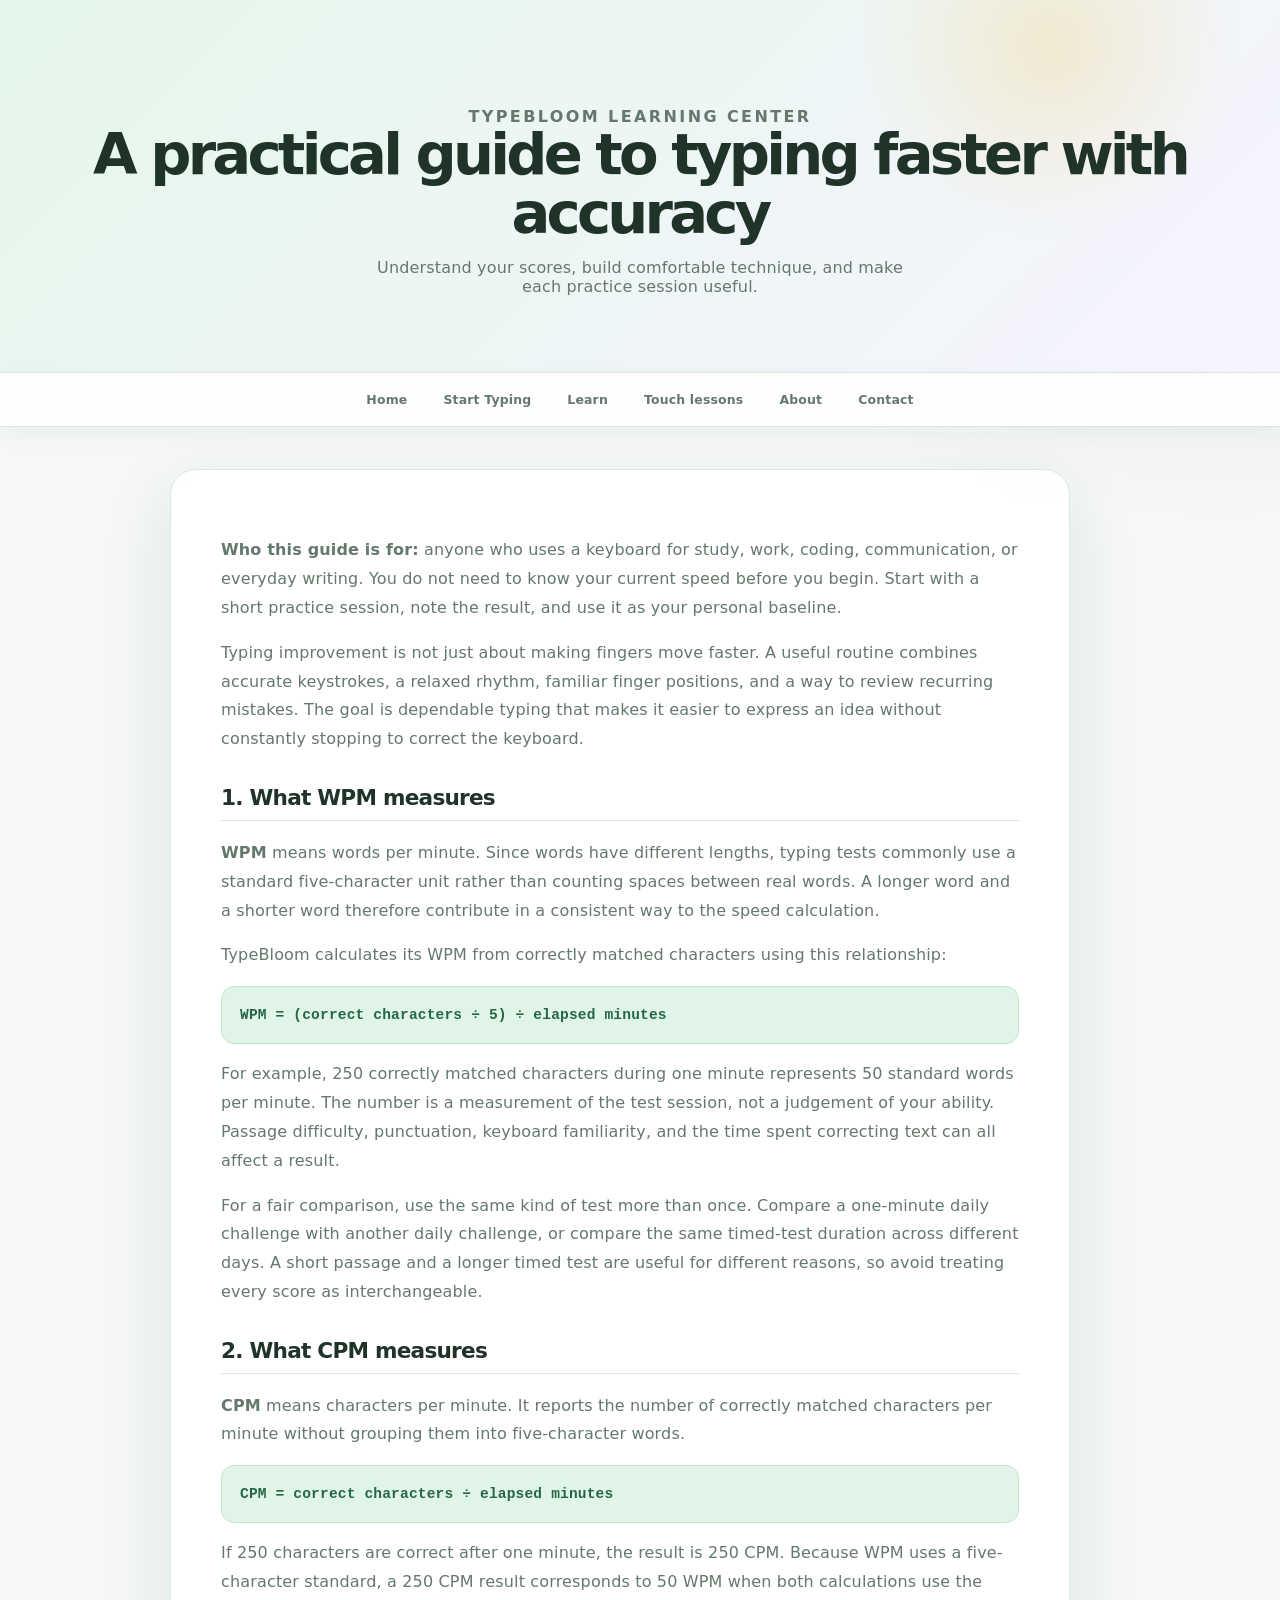
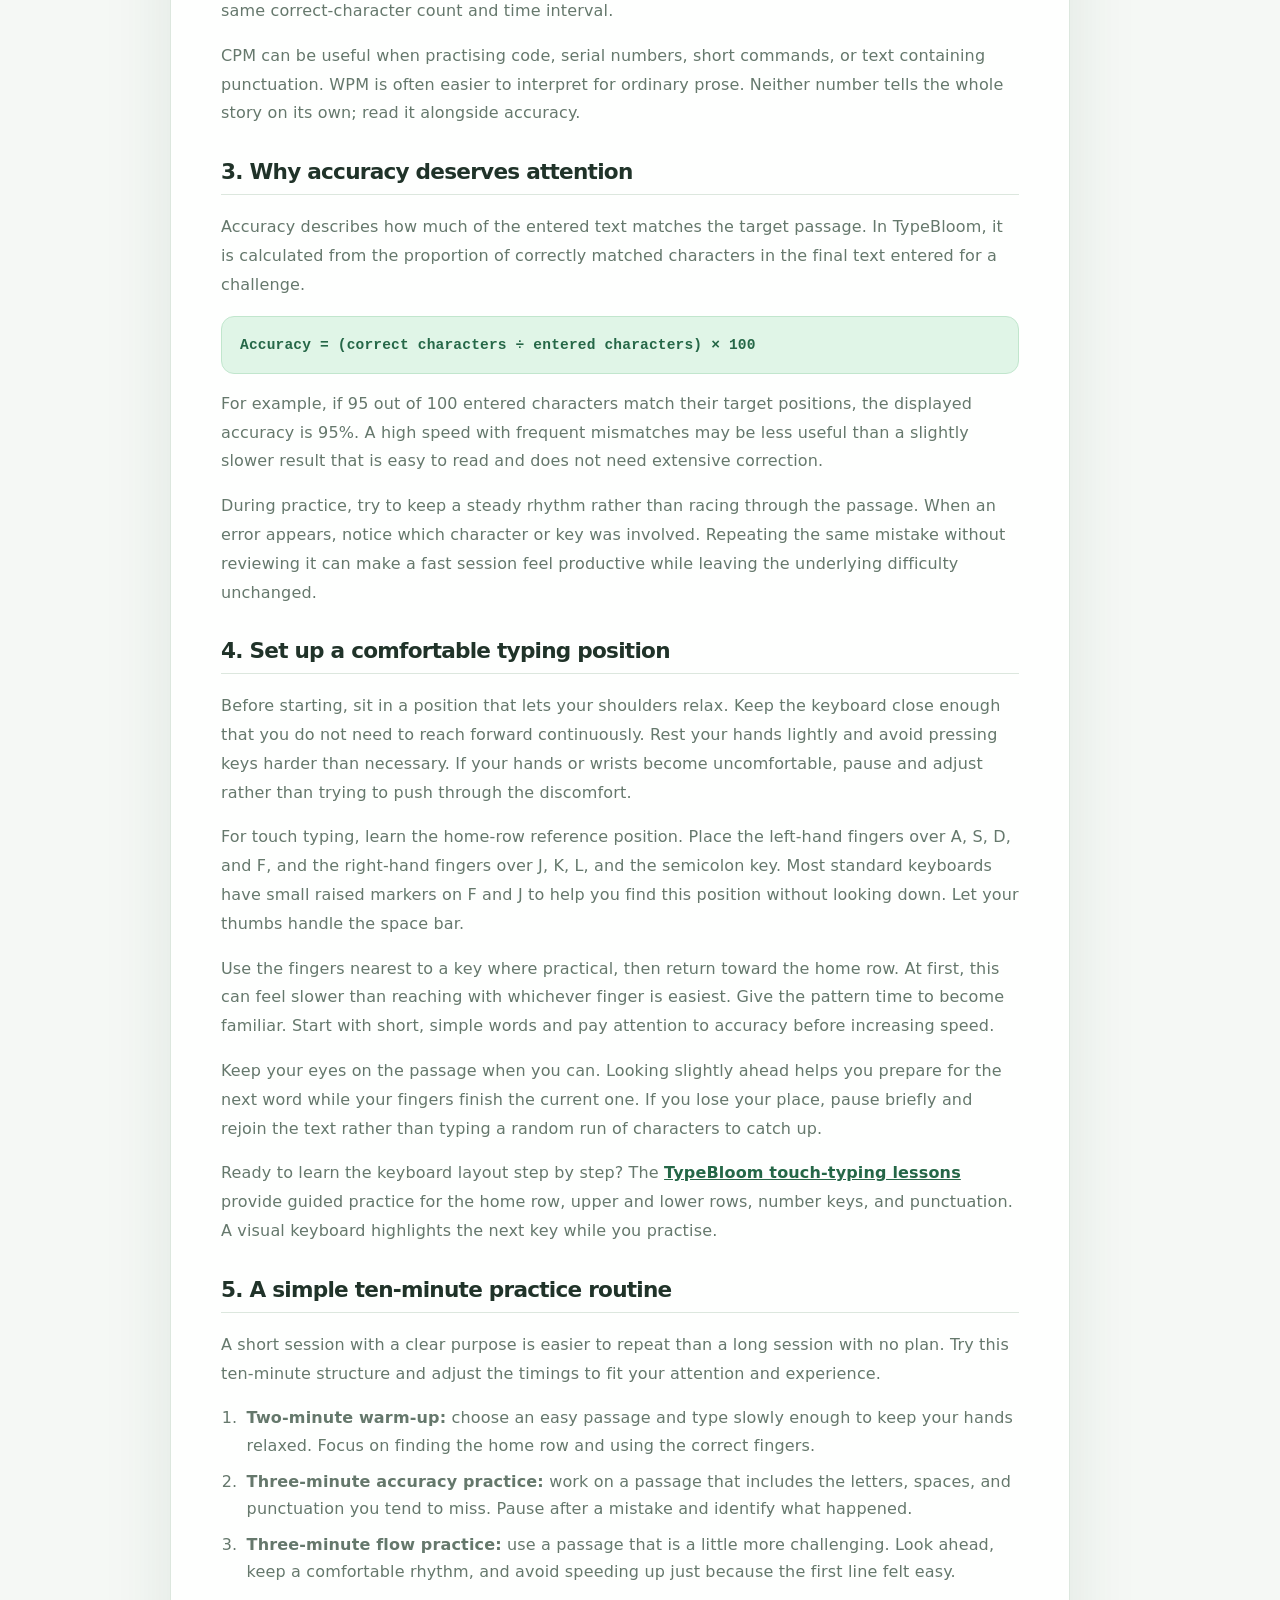
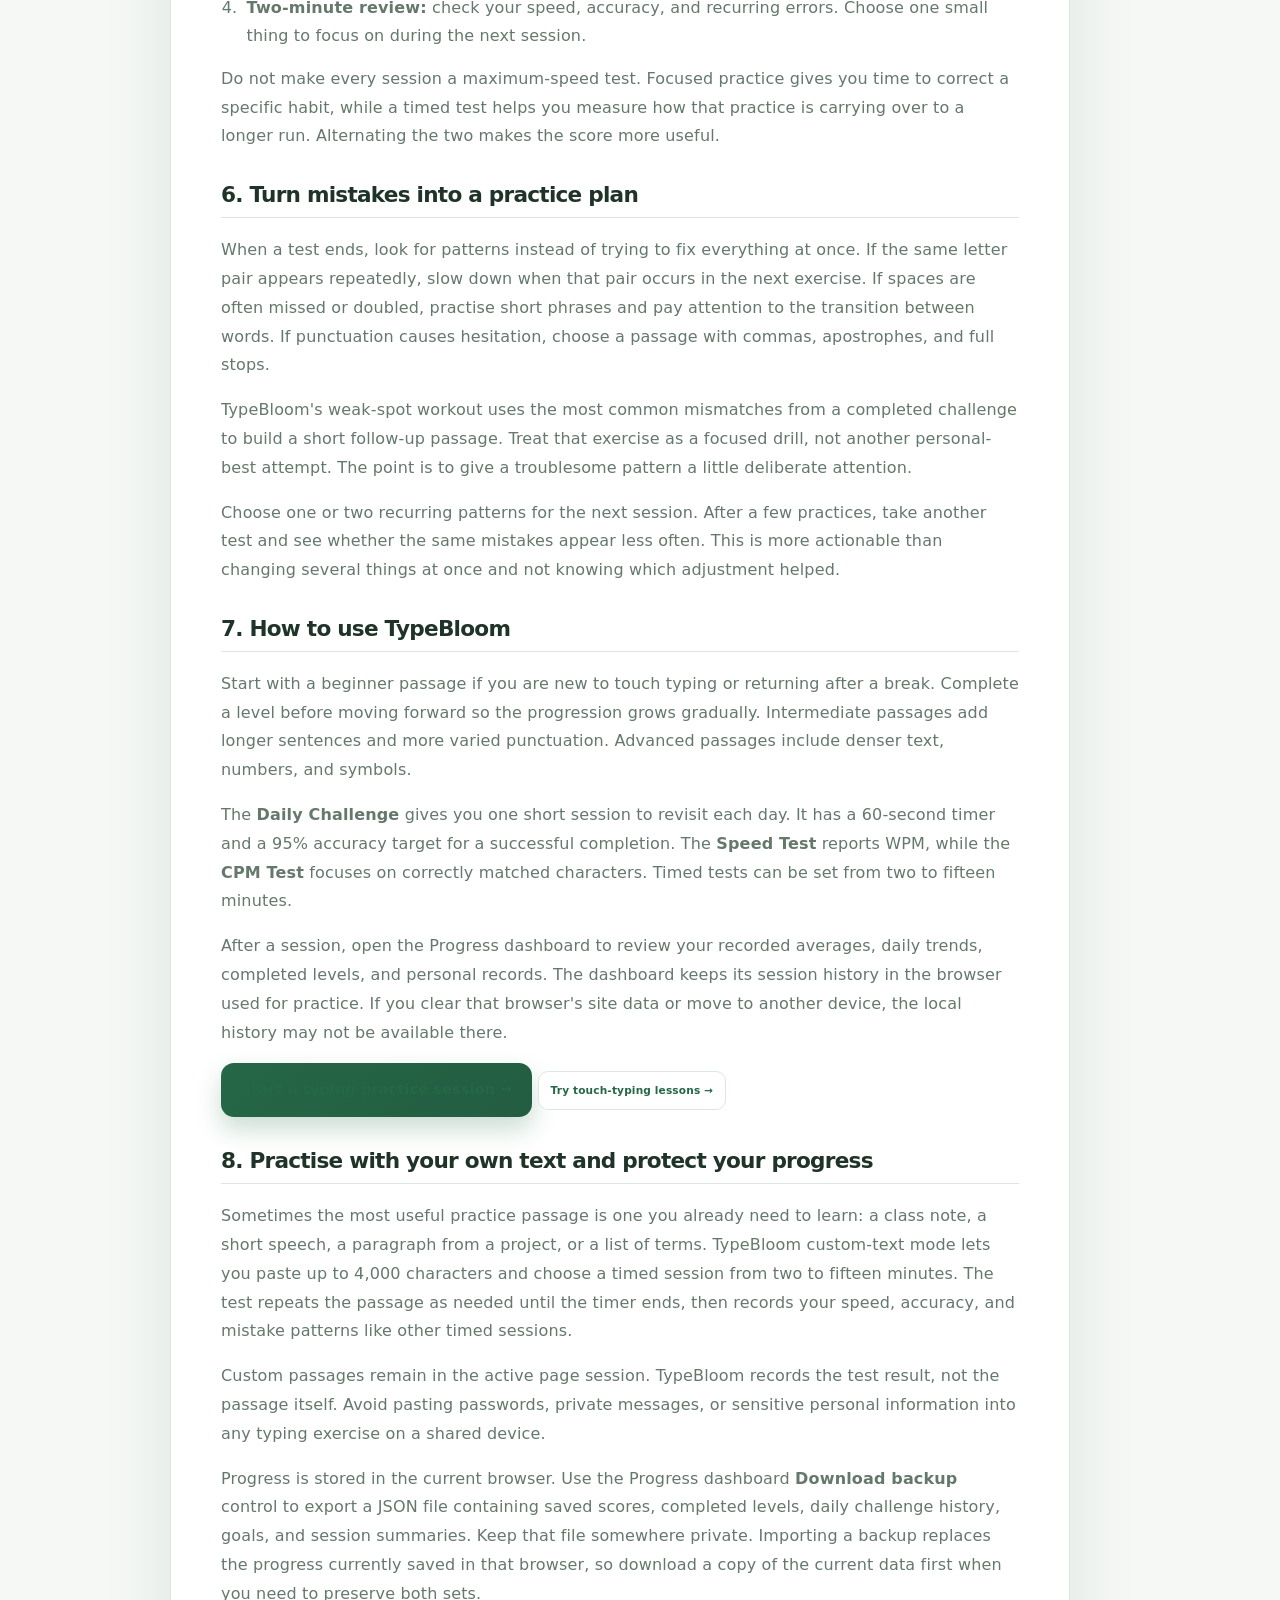
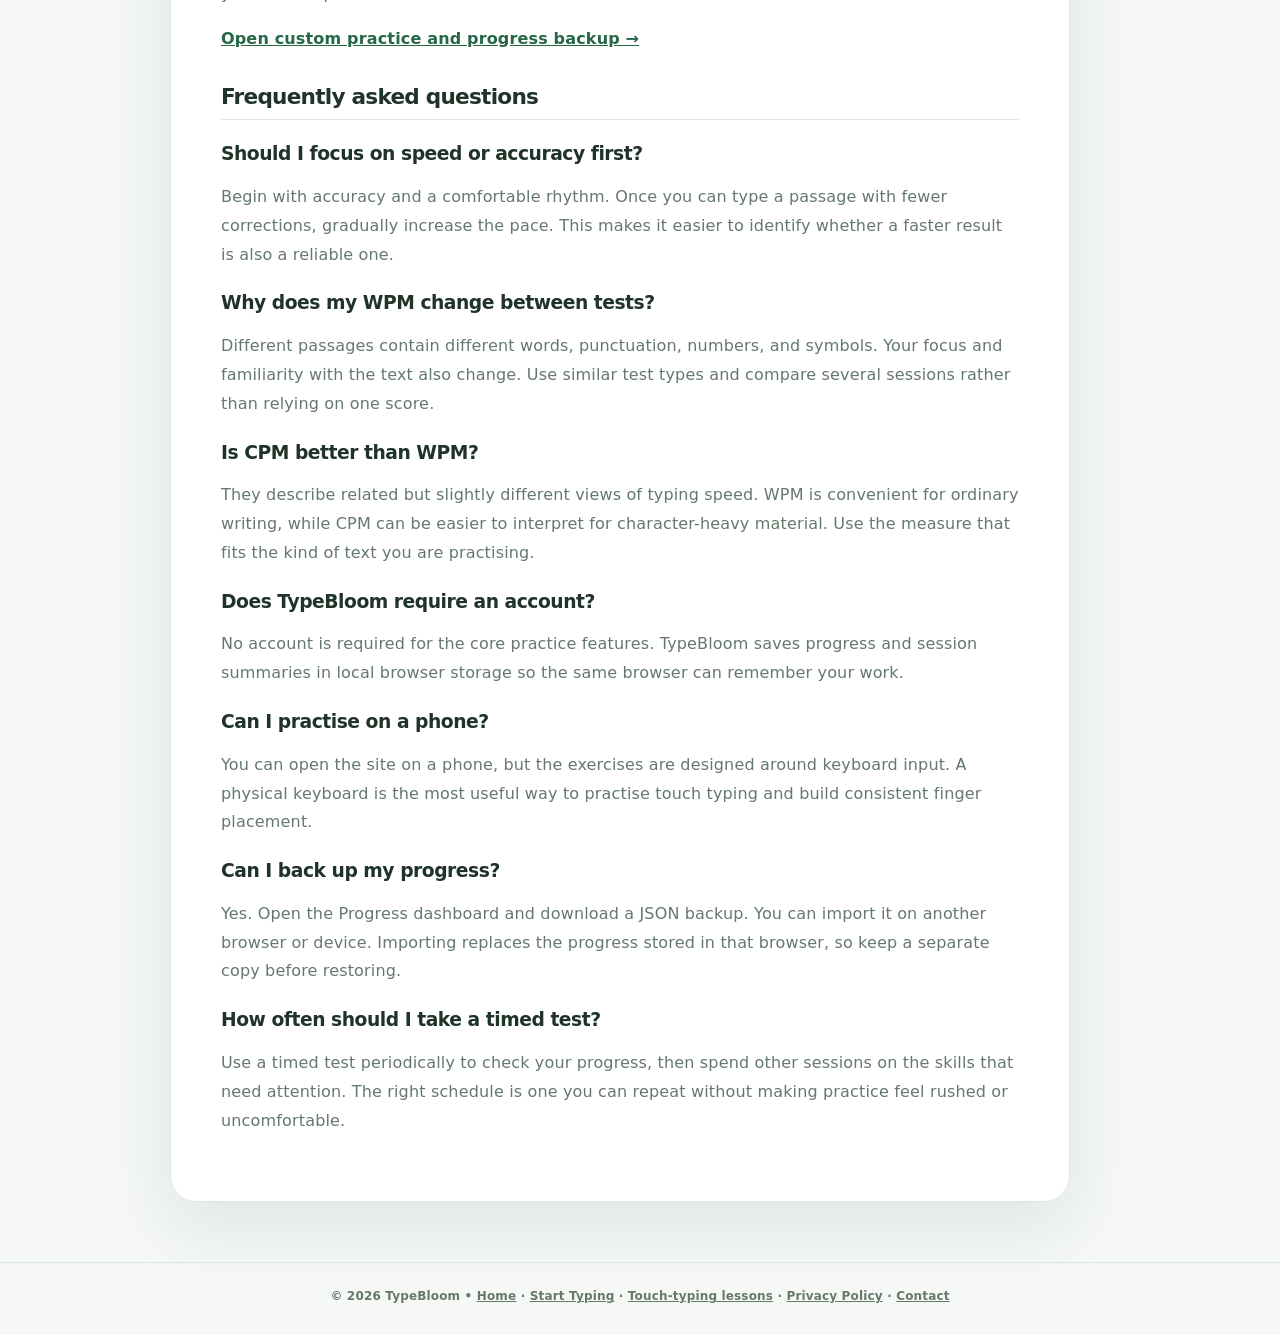
<file: learn.html>
<!doctype html>
<html lang="en">
<head>
  <meta charset="UTF-8">
  <meta name="viewport" content="width=device-width, initial-scale=1.0">
  <meta name="description" content="A practical typing guide covering WPM, CPM, accuracy, touch-typing technique, focused practice routines, and how to learn from typing mistakes.">
  <meta name="google-adsense-account" content="ca-pub-3756147512527882">
  <title>Typing Speed & Accuracy Guide: WPM, CPM and Practice | TypeBloom</title>
  <link rel="canonical" href="https://typebloom-deg.pages.dev/learn">
  <meta property="og:title" content="Typing Speed & Accuracy Guide | TypeBloom">
  <meta property="og:description" content="Learn how typing speed and accuracy are measured, build a practical routine, and use mistakes to guide your next practice session.">
  <meta property="og:url" content="https://typebloom-deg.pages.dev/learn">
  <meta property="og:type" content="article">
  <meta property="og:site_name" content="TypeBloom">
  <meta name="twitter:card" content="summary">
  <meta name="twitter:title" content="Typing Speed & Accuracy Guide | TypeBloom">
  <meta name="twitter:description" content="A practical guide to WPM, CPM, accuracy, touch typing, and focused practice.">
  
  
  
  <link rel="preload" href="styles.css?v=20261106-feature-pack-3" as="style" fetchpriority="high">
    <link rel="stylesheet" href="styles.css?v=20261106-feature-pack-3" fetchpriority="high">
  <script async src="https://pagead2.googlesyndication.com/pagead/js/adsbygoogle.js?client=ca-pub-3756147512527882" crossorigin="anonymous"></script>
</head>
<body class="info-page">
  <header>
    <p class="eyebrow">TypeBloom Learning Center</p>
    <h1>A practical guide to typing faster with accuracy</h1>
    <p>Understand your scores, build comfortable technique, and make each practice session useful.</p>
  </header>
  <nav aria-label="Main navigation">
    <a href="/">Home</a>
    <a href="/typing">Start Typing</a>
    <a href="/learn" aria-current="page">Learn</a>
    <a href="/lessons">Touch lessons</a>
    <a href="/about">About</a>
    <a href="/contact">Contact</a>
  </nav>
  <main>
    <article class="card learning-article">
      <p><strong>Who this guide is for:</strong> anyone who uses a keyboard for study, work, coding, communication, or everyday writing. You do not need to know your current speed before you begin. Start with a short practice session, note the result, and use it as your personal baseline.</p>
      <p>Typing improvement is not just about making fingers move faster. A useful routine combines accurate keystrokes, a relaxed rhythm, familiar finger positions, and a way to review recurring mistakes. The goal is dependable typing that makes it easier to express an idea without constantly stopping to correct the keyboard.</p>

      <h2 id="wpm">1. What WPM measures</h2>
      <p><strong>WPM</strong> means words per minute. Since words have different lengths, typing tests commonly use a standard five-character unit rather than counting spaces between real words. A longer word and a shorter word therefore contribute in a consistent way to the speed calculation.</p>
      <p>TypeBloom calculates its WPM from correctly matched characters using this relationship:</p>
      <p class="learning-formula"><strong>WPM = (correct characters ÷ 5) ÷ elapsed minutes</strong></p>
      <p>For example, 250 correctly matched characters during one minute represents 50 standard words per minute. The number is a measurement of the test session, not a judgement of your ability. Passage difficulty, punctuation, keyboard familiarity, and the time spent correcting text can all affect a result.</p>
      <p>For a fair comparison, use the same kind of test more than once. Compare a one-minute daily challenge with another daily challenge, or compare the same timed-test duration across different days. A short passage and a longer timed test are useful for different reasons, so avoid treating every score as interchangeable.</p>

      <h2 id="cpm">2. What CPM measures</h2>
      <p><strong>CPM</strong> means characters per minute. It reports the number of correctly matched characters per minute without grouping them into five-character words.</p>
      <p class="learning-formula"><strong>CPM = correct characters ÷ elapsed minutes</strong></p>
      <p>If 250 characters are correct after one minute, the result is 250 CPM. Because WPM uses a five-character standard, a 250 CPM result corresponds to 50 WPM when both calculations use the same correct-character count and time interval.</p>
      <p>CPM can be useful when practising code, serial numbers, short commands, or text containing punctuation. WPM is often easier to interpret for ordinary prose. Neither number tells the whole story on its own; read it alongside accuracy.</p>

      <h2 id="accuracy">3. Why accuracy deserves attention</h2>
      <p>Accuracy describes how much of the entered text matches the target passage. In TypeBloom, it is calculated from the proportion of correctly matched characters in the final text entered for a challenge.</p>
      <p class="learning-formula"><strong>Accuracy = (correct characters ÷ entered characters) × 100</strong></p>
      <p>For example, if 95 out of 100 entered characters match their target positions, the displayed accuracy is 95%. A high speed with frequent mismatches may be less useful than a slightly slower result that is easy to read and does not need extensive correction.</p>
      <p>During practice, try to keep a steady rhythm rather than racing through the passage. When an error appears, notice which character or key was involved. Repeating the same mistake without reviewing it can make a fast session feel productive while leaving the underlying difficulty unchanged.</p>

      <h2 id="technique">4. Set up a comfortable typing position</h2>
      <p>Before starting, sit in a position that lets your shoulders relax. Keep the keyboard close enough that you do not need to reach forward continuously. Rest your hands lightly and avoid pressing keys harder than necessary. If your hands or wrists become uncomfortable, pause and adjust rather than trying to push through the discomfort.</p>
      <p>For touch typing, learn the home-row reference position. Place the left-hand fingers over A, S, D, and F, and the right-hand fingers over J, K, L, and the semicolon key. Most standard keyboards have small raised markers on F and J to help you find this position without looking down. Let your thumbs handle the space bar.</p>
      <p>Use the fingers nearest to a key where practical, then return toward the home row. At first, this can feel slower than reaching with whichever finger is easiest. Give the pattern time to become familiar. Start with short, simple words and pay attention to accuracy before increasing speed.</p>
      <p>Keep your eyes on the passage when you can. Looking slightly ahead helps you prepare for the next word while your fingers finish the current one. If you lose your place, pause briefly and rejoin the text rather than typing a random run of characters to catch up.</p>
      <p>Ready to learn the keyboard layout step by step? The <a href="/lessons">TypeBloom touch-typing lessons</a> provide guided practice for the home row, upper and lower rows, number keys, and punctuation. A visual keyboard highlights the next key while you practise.</p>

      <h2 id="routine">5. A simple ten-minute practice routine</h2>
      <p>A short session with a clear purpose is easier to repeat than a long session with no plan. Try this ten-minute structure and adjust the timings to fit your attention and experience.</p>
      <ol>
        <li><strong>Two-minute warm-up:</strong> choose an easy passage and type slowly enough to keep your hands relaxed. Focus on finding the home row and using the correct fingers.</li>
        <li><strong>Three-minute accuracy practice:</strong> work on a passage that includes the letters, spaces, and punctuation you tend to miss. Pause after a mistake and identify what happened.</li>
        <li><strong>Three-minute flow practice:</strong> use a passage that is a little more challenging. Look ahead, keep a comfortable rhythm, and avoid speeding up just because the first line felt easy.</li>
        <li><strong>Two-minute review:</strong> check your speed, accuracy, and recurring errors. Choose one small thing to focus on during the next session.</li>
      </ol>
      <p>Do not make every session a maximum-speed test. Focused practice gives you time to correct a specific habit, while a timed test helps you measure how that practice is carrying over to a longer run. Alternating the two makes the score more useful.</p>

      <h2 id="mistakes">6. Turn mistakes into a practice plan</h2>
      <p>When a test ends, look for patterns instead of trying to fix everything at once. If the same letter pair appears repeatedly, slow down when that pair occurs in the next exercise. If spaces are often missed or doubled, practise short phrases and pay attention to the transition between words. If punctuation causes hesitation, choose a passage with commas, apostrophes, and full stops.</p>
      <p>TypeBloom's weak-spot workout uses the most common mismatches from a completed challenge to build a short follow-up passage. Treat that exercise as a focused drill, not another personal-best attempt. The point is to give a troublesome pattern a little deliberate attention.</p>
      <p>Choose one or two recurring patterns for the next session. After a few practices, take another test and see whether the same mistakes appear less often. This is more actionable than changing several things at once and not knowing which adjustment helped.</p>

      <h2 id="using-typebloom">7. How to use TypeBloom</h2>
      <p>Start with a beginner passage if you are new to touch typing or returning after a break. Complete a level before moving forward so the progression grows gradually. Intermediate passages add longer sentences and more varied punctuation. Advanced passages include denser text, numbers, and symbols.</p>
      <p>The <strong>Daily Challenge</strong> gives you one short session to revisit each day. It has a 60-second timer and a 95% accuracy target for a successful completion. The <strong>Speed Test</strong> reports WPM, while the <strong>CPM Test</strong> focuses on correctly matched characters. Timed tests can be set from two to fifteen minutes.</p>
      <p>After a session, open the Progress dashboard to review your recorded averages, daily trends, completed levels, and personal records. The dashboard keeps its session history in the browser used for practice. If you clear that browser's site data or move to another device, the local history may not be available there.</p>
      <p><a class="begin-button" href="/typing">Start a typing practice session →</a> <a class="outline-button" href="/lessons">Try touch-typing lessons →</a></p>

      <h2 id="custom-practice">8. Practise with your own text and protect your progress</h2>
      <p>Sometimes the most useful practice passage is one you already need to learn: a class note, a short speech, a paragraph from a project, or a list of terms. TypeBloom custom-text mode lets you paste up to 4,000 characters and choose a timed session from two to fifteen minutes. The test repeats the passage as needed until the timer ends, then records your speed, accuracy, and mistake patterns like other timed sessions.</p>
      <p>Custom passages remain in the active page session. TypeBloom records the test result, not the passage itself. Avoid pasting passwords, private messages, or sensitive personal information into any typing exercise on a shared device.</p>
      <p>Progress is stored in the current browser. Use the Progress dashboard <strong>Download backup</strong> control to export a JSON file containing saved scores, completed levels, daily challenge history, goals, and session summaries. Keep that file somewhere private. Importing a backup replaces the progress currently saved in that browser, so download a copy of the current data first when you need to preserve both sets.</p>
      <p><a href="/typing">Open custom practice and progress backup →</a></p>

      <h2 id="questions">Frequently asked questions</h2>
      <h3>Should I focus on speed or accuracy first?</h3>
      <p>Begin with accuracy and a comfortable rhythm. Once you can type a passage with fewer corrections, gradually increase the pace. This makes it easier to identify whether a faster result is also a reliable one.</p>
      <h3>Why does my WPM change between tests?</h3>
      <p>Different passages contain different words, punctuation, numbers, and symbols. Your focus and familiarity with the text also change. Use similar test types and compare several sessions rather than relying on one score.</p>
      <h3>Is CPM better than WPM?</h3>
      <p>They describe related but slightly different views of typing speed. WPM is convenient for ordinary writing, while CPM can be easier to interpret for character-heavy material. Use the measure that fits the kind of text you are practising.</p>
      <h3>Does TypeBloom require an account?</h3>
      <p>No account is required for the core practice features. TypeBloom saves progress and session summaries in local browser storage so the same browser can remember your work.</p>
      <h3>Can I practise on a phone?</h3>
      <p>You can open the site on a phone, but the exercises are designed around keyboard input. A physical keyboard is the most useful way to practise touch typing and build consistent finger placement.</p>
      <h3>Can I back up my progress?</h3>
      <p>Yes. Open the Progress dashboard and download a JSON backup. You can import it on another browser or device. Importing replaces the progress stored in that browser, so keep a separate copy before restoring.</p>
      <h3>How often should I take a timed test?</h3>
      <p>Use a timed test periodically to check your progress, then spend other sessions on the skills that need attention. The right schedule is one you can repeat without making practice feel rushed or uncomfortable.</p>
    </article>
  </main>
  <footer>© 2026 TypeBloom • <a href="/">Home</a> · <a href="/typing">Start Typing</a> · <a href="/lessons">Touch-typing lessons</a> · <a href="/privacy-policy">Privacy Policy</a> · <a href="/contact">Contact</a></footer>
</body>
</html>
</file>
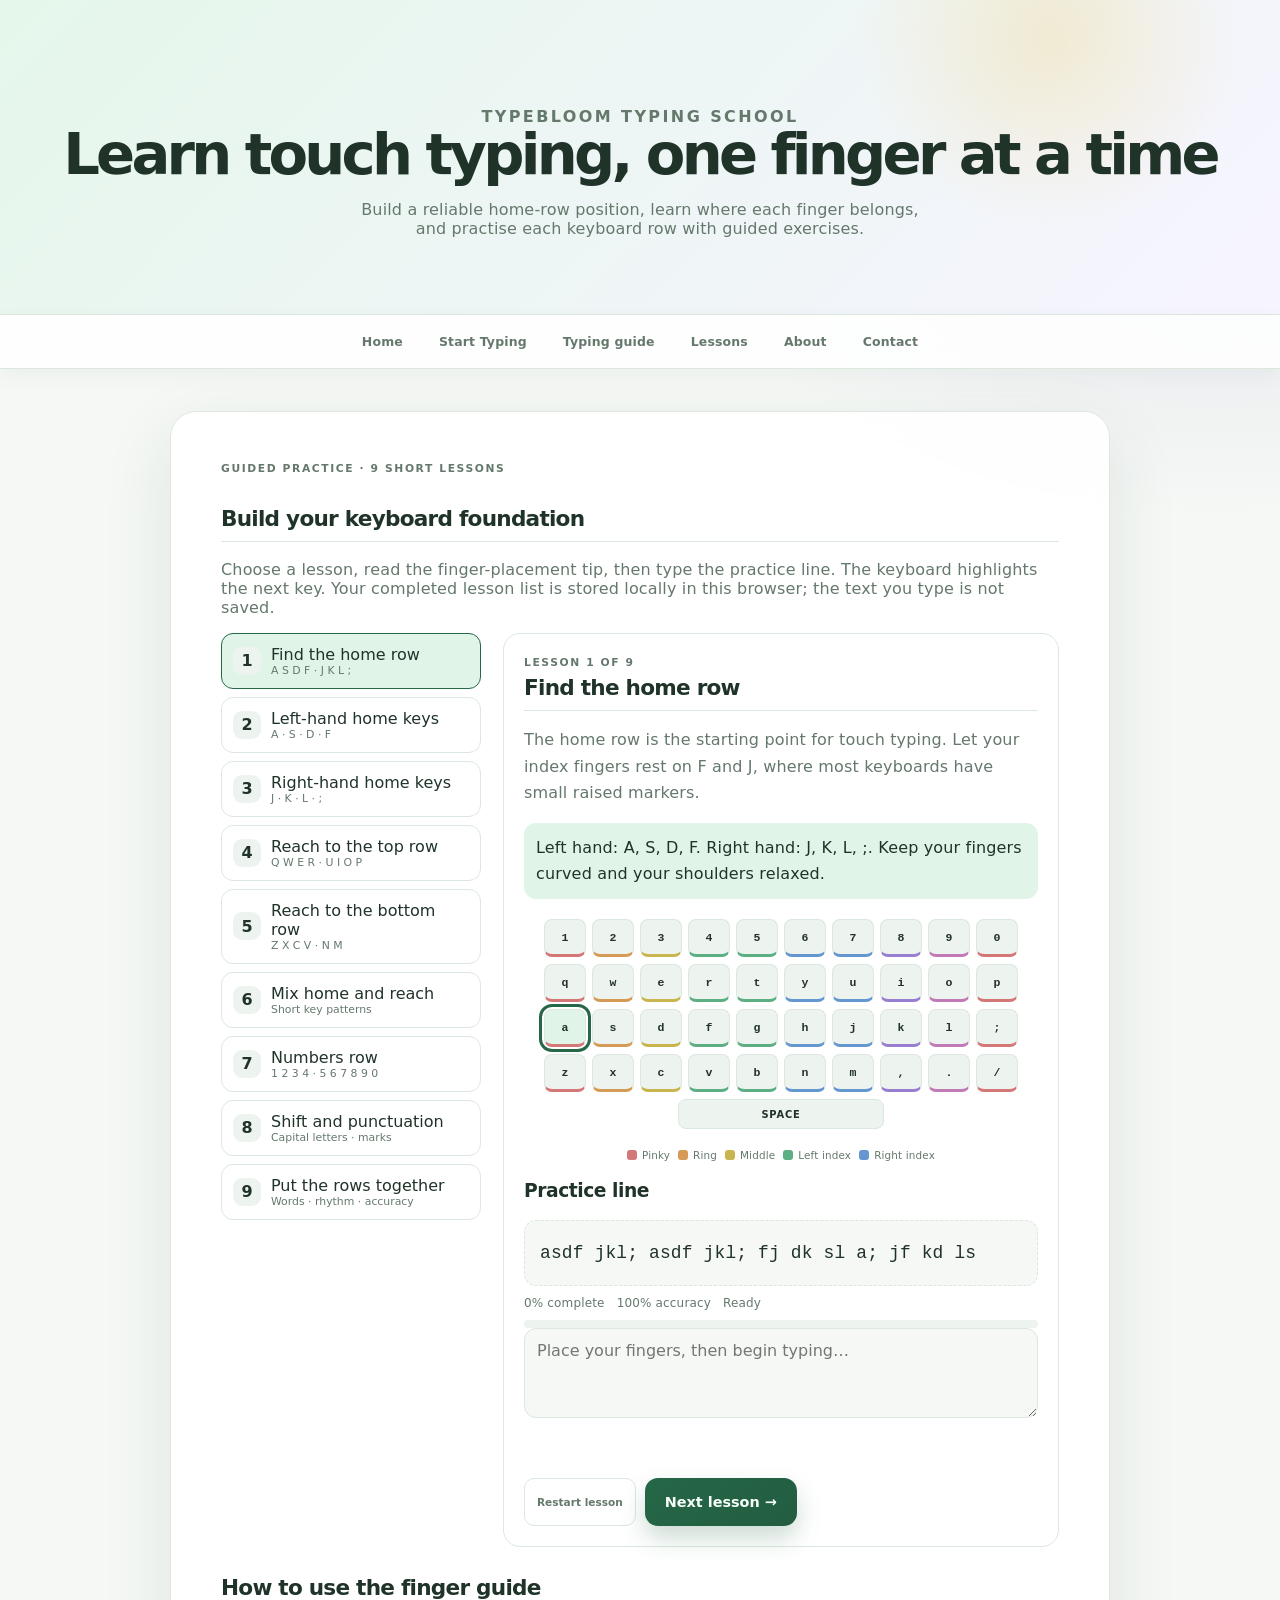
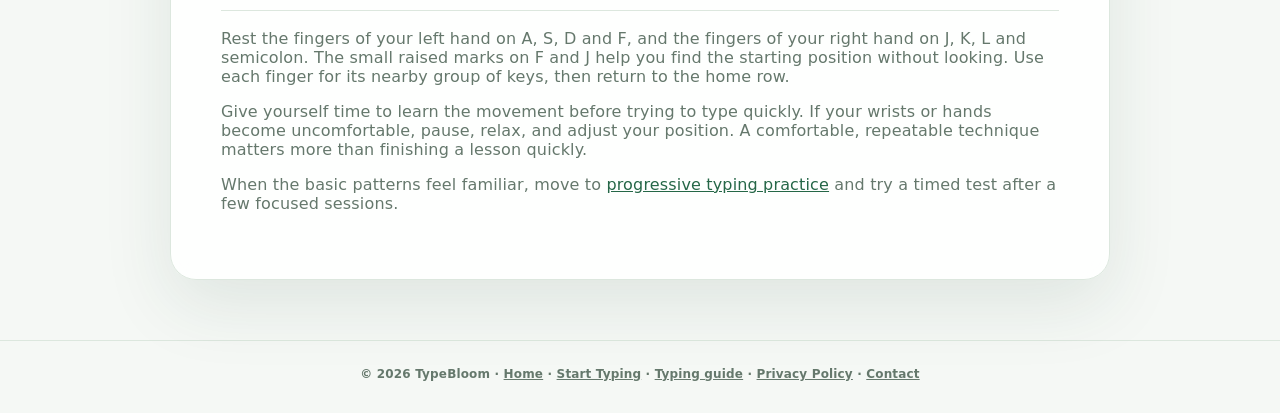
<file: lessons.html>
<!doctype html>
<html lang="en">
<head>
  <meta charset="utf-8">
  <meta name="viewport" content="width=device-width, initial-scale=1">
  <meta name="description" content="Learn touch typing step by step with guided home-row, top-row, bottom-row, number, punctuation and mixed-key exercises.">
  <meta name="google-adsense-account" content="ca-pub-3756147512527882">
  <title>Touch Typing Lessons: Learn Keyboard Finger Placement | TypeBloom</title>
  <link rel="canonical" href="https://typebloom-deg.pages.dev/lessons">
  <meta property="og:title" content="Touch Typing Lessons | TypeBloom">
  <meta property="og:description" content="Guided keyboard lessons for home-row keys, finger placement, numbers, punctuation and typing rhythm.">
  <meta property="og:url" content="https://typebloom-deg.pages.dev/lessons">
  <meta property="og:type" content="article">
  <meta property="og:site_name" content="TypeBloom">
  <meta name="twitter:card" content="summary">
  <meta name="twitter:title" content="Touch Typing Lessons | TypeBloom">
  <meta name="twitter:description" content="Practise keyboard finger placement with guided exercises and a visual keyboard.">
  
  
  
  <link rel="preload" href="styles.css?v=20261106-feature-pack-3" as="style" fetchpriority="high">
    <link rel="stylesheet" href="styles.css?v=20261106-feature-pack-3" fetchpriority="high">
</head>
<body class="info-page">
  <header>
    <p class="eyebrow">TypeBloom typing school</p>
    <h1>Learn touch typing, one finger at a time</h1>
    <p>Build a reliable home-row position, learn where each finger belongs, and practise each keyboard row with guided exercises.</p>
  </header>
  <nav aria-label="Main navigation">
    <a href="/">Home</a>
    <a href="/typing">Start Typing</a>
    <a href="/learn">Typing guide</a>
    <a href="/lessons" aria-current="page">Lessons</a>
    <a href="/about">About</a>
    <a href="/contact">Contact</a>
  </nav>
  <main class="lessons-main">
    <article class="card lessons-card">
      <p class="eyebrow">Guided practice · 9 short lessons</p>
      <h2>Build your keyboard foundation</h2>
      <p>Choose a lesson, read the finger-placement tip, then type the practice line. The keyboard highlights the next key. Your completed lesson list is stored locally in this browser; the text you type is not saved.</p>
      <div class="lesson-layout">
        <aside id="lessonList" class="lesson-list" aria-label="Touch typing lesson list"></aside>
        <section class="lesson-trainer" aria-labelledby="lessonTitle">
          <p class="eyebrow" id="lessonMeta">Lesson 1 of 9</p>
          <h2 id="lessonTitle">Find the home row</h2>
          <p id="lessonDescription"></p>
          <p id="lessonInstruction" class="lesson-instruction"></p>
          <div id="lessonKeyboard" class="lesson-keyboard" aria-label="Visual keyboard showing the next key"></div>
          <div class="lesson-keyboard-legend" aria-label="Finger colour guide">
            <span><i class="finger-swatch swatch-pinky"></i>Pinky</span>
            <span><i class="finger-swatch swatch-ring"></i>Ring</span>
            <span><i class="finger-swatch swatch-middle"></i>Middle</span>
            <span><i class="finger-swatch swatch-left-index"></i>Left index</span>
            <span><i class="finger-swatch swatch-right-index"></i>Right index</span>
          </div>
          <h3>Practice line</h3>
          <div id="lessonPrompt" class="lesson-prompt" aria-label="Text to type"></div>
          <div class="lesson-score">
            <span id="lessonProgressText">0% complete</span>
            <span id="lessonAccuracy">100% accuracy</span>
            <span id="lessonStatus">Ready</span>
          </div>
          <div class="lesson-progress-track" id="lessonProgress" role="progressbar" aria-label="Lesson completion" aria-valuemin="0" aria-valuemax="100" aria-valuenow="0"><span></span></div>
          <label for="lessonInput" class="sr-only">Type the lesson practice line</label>
          <textarea id="lessonInput" class="lesson-input" rows="3" spellcheck="false" autocomplete="off" autocapitalize="off" placeholder="Place your fingers, then begin typing…"></textarea>
          <p id="lessonFeedback" class="lesson-complete-message" role="status" aria-live="polite"></p>
          <div class="lesson-actions">
            <button id="lessonReset" class="outline-button" type="button">Restart lesson</button>
            <button id="lessonNext" class="begin-button" type="button">Next lesson →</button>
          </div>
        </section>
      </div>
      <section class="publisher-copy lesson-explainer">
        <h2>How to use the finger guide</h2>
        <p>Rest the fingers of your left hand on A, S, D and F, and the fingers of your right hand on J, K, L and semicolon. The small raised marks on F and J help you find the starting position without looking. Use each finger for its nearby group of keys, then return to the home row.</p>
        <p>Give yourself time to learn the movement before trying to type quickly. If your wrists or hands become uncomfortable, pause, relax, and adjust your position. A comfortable, repeatable technique matters more than finishing a lesson quickly.</p>
        <p>When the basic patterns feel familiar, move to <a href="/typing">progressive typing practice</a> and try a timed test after a few focused sessions.</p>
      </section>
    </article>
  </main>
  <footer>© 2026 TypeBloom · <a href="/">Home</a> · <a href="/typing">Start Typing</a> · <a href="/learn">Typing guide</a> · <a href="/privacy-policy">Privacy Policy</a> · <a href="/contact">Contact</a></footer>
  <script src="lessons.js?v=20261106-feature-pack-2"></script>
</body>
</html>
</file>
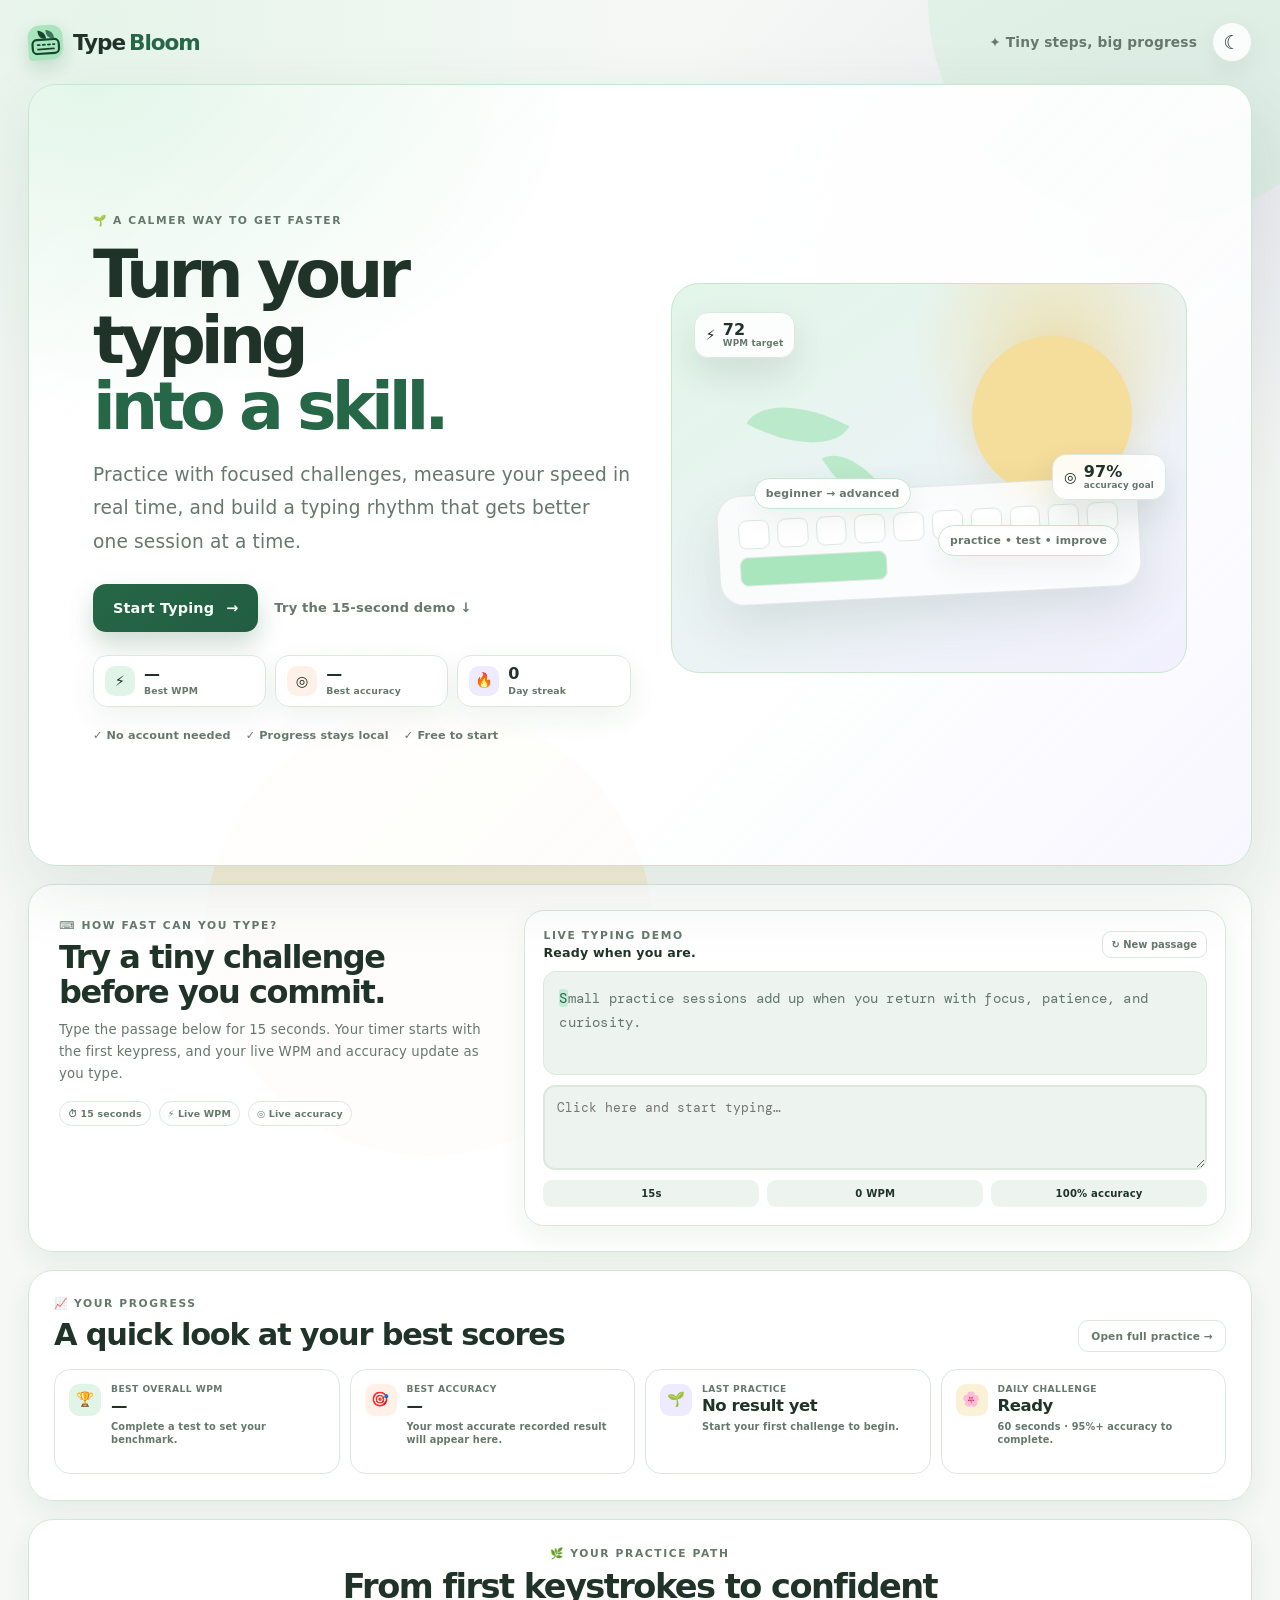
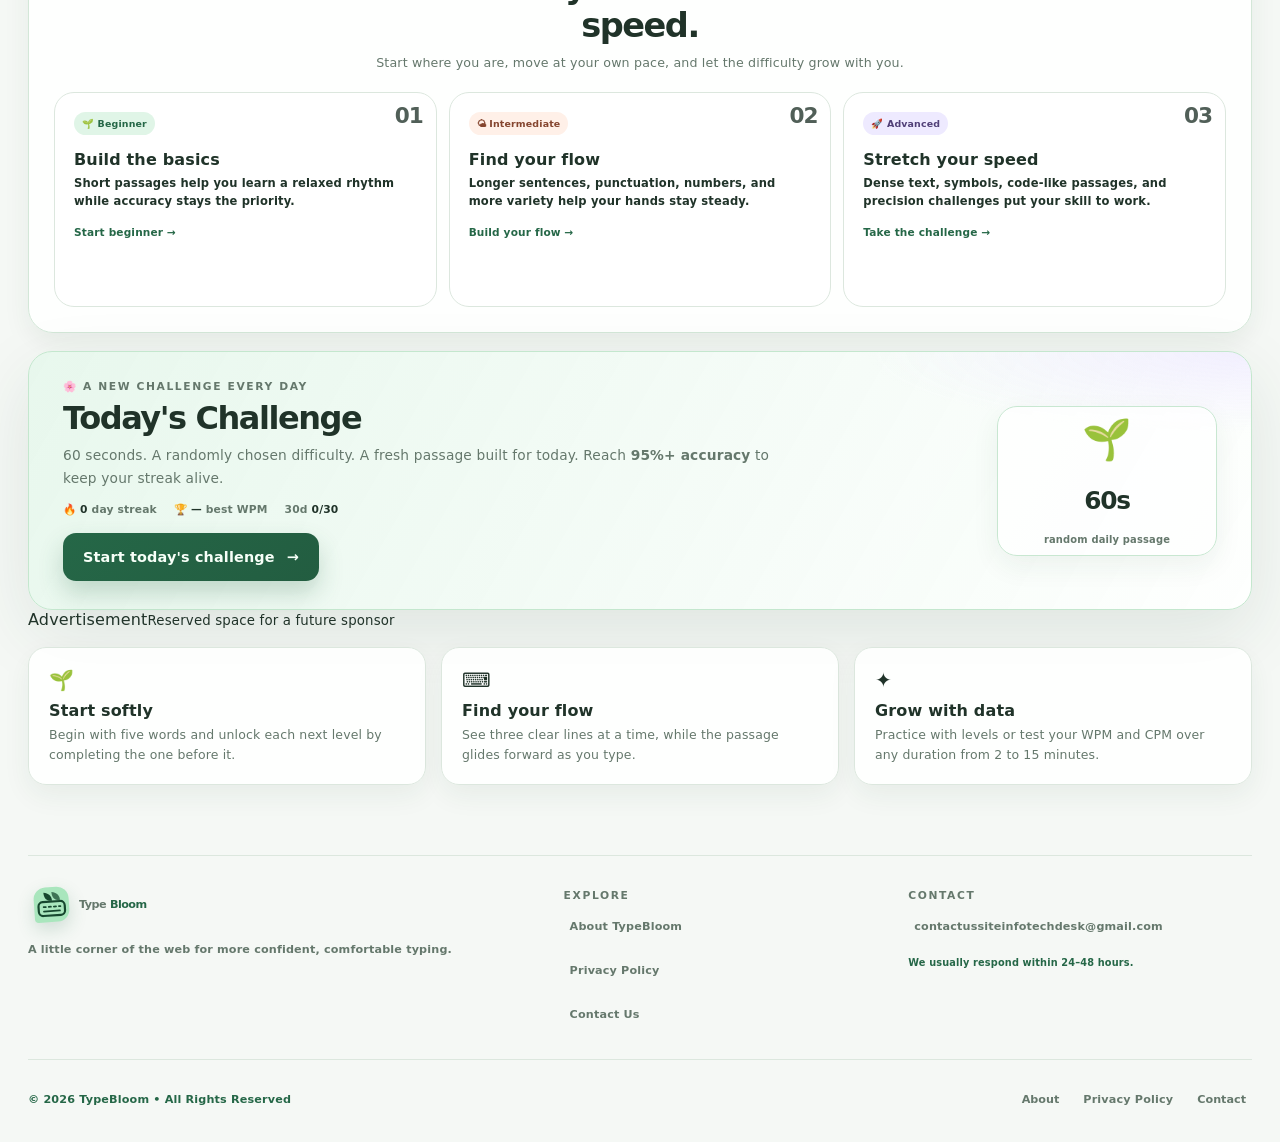
<file: main.html>
<!doctype html>
<html lang="en">
  <head>
    <meta name="google-adsense-account" content="ca-pub-3756147512527882">
    <meta charset="UTF-8" />
    <meta name="viewport" content="width=device-width, initial-scale=1.0" />
    <meta name="description" content="TypeBloom is a friendly typing practice garden with levels and timed tests." />
    <title>TypeBloom · grow your typing confidence</title>
    <link rel="preconnect" href="https://fonts.googleapis.com" />
    <link rel="preconnect" href="https://fonts.gstatic.com" crossorigin />
    <link href="https://fonts.googleapis.com/css2?family=DM+Mono:wght@400;500&family=Nunito:wght@500;600;700;800;900&display=swap" rel="stylesheet" />
    <link rel="icon" type="image/svg+xml" href="logo.svg" />
    <link rel="apple-touch-icon" href="logo.svg" />
    <link rel="stylesheet" href="styles.css" />
      
  </head>
  <body id="top" class="landing-only">
    <div class="glow glow-a"></div>
    <div class="glow glow-b"></div>
    <header class="topbar">
      <a class="brand" href="index.html" id="brandHome" aria-label="TypeBloom home">
        <span class="brand-mark" aria-hidden="true"><svg viewBox="0 0 48 48" role="img"><path d="M14 7c7 1 11 5 11 12-7 0-11-4-11-12Z" fill="currentColor"/><path d="M25 7c7 1 11 5 11 12-7 0-11-4-11-12Z" fill="currentColor" opacity=".72"/><rect x="6" y="20" width="36" height="19" rx="6" fill="none" stroke="currentColor" stroke-width="3"/><path d="M13 27h3m4 0h3m4 0h3m4 0h2M13 33h22" stroke="currentColor" stroke-width="2.4" stroke-linecap="round"/></svg></span>
        Type<span>Bloom</span>
      </a>
      <div class="top-actions">
        <p>✦ Tiny steps, big progress</p>
        
        <button id="themeToggle" class="theme-toggle" type="button" aria-label="Switch to dark theme"><span id="themeIcon">☾</span></button>
      </div>
    </header>
    <section id="landingPage" class="landing-page" aria-labelledby="landingTitle">

      <div class="landing-hero">
        <div class="landing-copy">
          <p class="eyebrow">🌱 A calmer way to get faster</p>
          <h1 id="landingTitle">Turn your typing<br /><em>into a skill.</em></h1>
          <p class="landing-lede">Practice with focused challenges, measure your speed in real time, and build a typing rhythm that gets better one session at a time.</p>

          <div class="landing-actions">
            <a id="beginButton" class="begin-button" href="typing.html">Start Typing <span aria-hidden="true">→</span></a>
            <a class="learn-link demo-jump-link" href="#speedDemo">Try the 15-second demo <span aria-hidden="true">↓</span></a>
          </div>

          <div class="hero-stats" aria-label="Your TypeBloom snapshot">
            <article class="hero-stat">
              <span>⚡</span>
              <div><strong id="homeWpm">—</strong><small>Best WPM</small></div>
            </article>
            <article class="hero-stat">
              <span>◎</span>
              <div><strong id="homeAccuracy">—</strong><small>Best accuracy</small></div>
            </article>
            <article class="hero-stat">
              <span>🔥</span>
              <div><strong id="homeStreak">0</strong><small>Day streak</small></div>
            </article>
          </div>

          <div class="trust-row"><span>✓ No account needed</span><span>✓ Progress stays local</span><span>✓ Free to start</span></div>
        </div>

        <div class="hero-garden">
          <div class="sun-disc"></div><div class="leaf leaf-one"></div><div class="leaf leaf-two"></div>
          <div class="hero-floating-card card-speed"><span>⚡</span><b id="heroLiveWpm">72</b><small>WPM target</small></div>
          <div class="hero-floating-card card-accuracy"><span>◎</span><b>97%</b><small>accuracy goal</small></div>
          <div class="hero-keyboard"><span></span><span></span><span></span><span></span><span></span><span></span><span></span><span></span><span></span><span></span><b></b></div>
          <div class="hero-note note-one">beginner → advanced</div><div class="hero-note note-two">practice • test • improve</div>
        </div>
      </div>

      <section id="speedDemo" class="speed-demo-section" aria-labelledby="speedDemoTitle">
        <div class="speed-demo-intro">
          <p class="eyebrow">⌨ How fast can you type?</p>
          <h2 id="speedDemoTitle">Try a tiny challenge before you commit.</h2>
          <p>Type the passage below for 15 seconds. Your timer starts with the first keypress, and your live WPM and accuracy update as you type.</p>
          <div class="mini-feature-row">
            <span>⏱ 15 seconds</span><span>⚡ Live WPM</span><span>◎ Live accuracy</span>
          </div>
        </div>

        <div class="speed-demo-card">
          <div class="speed-demo-head">
            <div><p class="eyebrow">Live typing demo</p><strong id="demoStatus">Ready when you are.</strong></div>
            <button id="demoReset" class="demo-reset" type="button">↻ New passage</button>
          </div>
          <div class="demo-prompt" id="demoPrompt">Loading a fresh passage…</div>
          <label class="sr-only" for="demoInput">Type the demo passage</label>
          <textarea id="demoInput" rows="3" spellcheck="false" autocomplete="off" autocapitalize="off" placeholder="Click here and start typing…"></textarea>
          <div class="demo-bottom">
            <span id="demoTimer">15s</span>
            <span id="demoWpm">0 WPM</span>
            <span id="demoAccuracy">100% accuracy</span>
          </div>
        </div>
      </section>

      <section class="progress-snapshot" aria-labelledby="progressSnapshotTitle">
        <div class="snapshot-heading">
          <div>
            <p class="eyebrow">📈 Your progress</p>
            <h2 id="progressSnapshotTitle">A quick look at your best scores</h2>
          </div>
          <a class="outline-button" href="typing.html">Open full practice →</a>
        </div>
        <div class="snapshot-grid">
          <article class="snapshot-card">
            <span class="snapshot-icon">🏆</span>
            <div><small>Best overall WPM</small><strong id="snapshotWpm">—</strong><p id="snapshotWpmMeta">Complete a test to set your benchmark.</p></div>
          </article>
          <article class="snapshot-card">
            <span class="snapshot-icon">🎯</span>
            <div><small>Best accuracy</small><strong id="snapshotAccuracy">—</strong><p id="snapshotAccuracyMeta">Your most accurate recorded result.</p></div>
          </article>
          <article class="snapshot-card">
            <span class="snapshot-icon">🌱</span>
            <div><small>Last practice</small><strong id="snapshotLast">Beginner · Level 1</strong><p id="snapshotLastMeta">Your current starting point.</p></div>
          </article>
          <article class="snapshot-card">
            <span class="snapshot-icon">🌸</span>
            <div><small>Daily challenge</small><strong id="snapshotDaily">Ready</strong><p id="snapshotDailyMeta">Come back tomorrow for a fresh passage.</p></div>
          </article>
        </div>
      </section>

      <section class="progression-section" aria-labelledby="progressionTitle">
        <div class="progression-heading">
          <p class="eyebrow">🌿 Your practice path</p>
          <h2 id="progressionTitle">From first keystrokes to confident speed.</h2>
          <p>Start where you are, move at your own pace, and let the difficulty grow with you.</p>
        </div>
        <div class="progression-grid">
          <article class="progression-card beginner-card">
            <div class="progression-number">01</div><span>🌱 Beginner</span>
            <h3>Build the basics</h3>
            <p>Short passages help you learn a relaxed rhythm while accuracy stays the priority.</p>
            <a href="typing.html" class="progression-link">Start beginner →</a>
          </article>
          <article class="progression-card intermediate-card">
            <div class="progression-number">02</div><span>🌤 Intermediate</span>
            <h3>Find your flow</h3>
            <p>Longer sentences, punctuation, numbers, and more variety help your hands stay steady.</p>
            <a href="typing.html" class="progression-link">Build your flow →</a>
          </article>
          <article class="progression-card advanced-card">
            <div class="progression-number">03</div><span>🚀 Advanced</span>
            <h3>Stretch your speed</h3>
            <p>Dense text, symbols, code-like passages, and precision challenges put your skill to work.</p>
            <a href="typing.html" class="progression-link">Take the challenge →</a>
          </article>
        </div>
      </section>

      <section class="daily-home-card" aria-labelledby="dailyHomeHeading">
        <div class="daily-home-copy">
          <p class="eyebrow">🌸 A new challenge every day</p>
          <h2 id="dailyHomeHeading">Today's Challenge</h2>
          <p>60 seconds. A randomly chosen difficulty. A fresh passage built for today. Reach <strong>95%+ accuracy</strong> to keep your streak alive.</p>
          <div class="daily-home-meta"><span>🔥 <b id="homeDailyStreak">0</b> day streak</span><span>🏆 <b id="homeDailyBest">—</b> best WPM</span><span>30d <b id="homeDaily30">0/30</b></span></div>
          <a class="begin-button daily-home-button" href="typing.html?daily=1">Start today's challenge <span aria-hidden="true">→</span></a>
        </div>
        <div class="daily-home-art" aria-hidden="true"><span>🌱</span><b>60s</b><small>random daily passage</small></div>
      </section>

      <aside class="ad-slot landing-ad" aria-label="Advertisement placement"><span>Advertisement</span><small>Reserved space for a future sponsor</small></aside>

      <section id="howItWorks" class="landing-features" aria-label="How TypeBloom works">
        <article><i>🌱</i><h2>Start softly</h2><p>Begin with five words and unlock each next level by completing the one before it.</p></article>
        <article><i>⌨</i><h2>Find your flow</h2><p>See three clear lines at a time, while the passage glides forward as you type.</p></article>
        <article><i>✦</i><h2>Grow with data</h2><p>Practice with levels or test your WPM and CPM over any duration from 2 to 15 minutes.</p></article>
      </section>
    </section>
    <footer class="site-footer">
      <div class="footer-grid">
        <div>
          <a class="brand footer-brand" href="#top" id="footerHome" aria-label="TypeBloom home"><span class="brand-mark" aria-hidden="true"><svg viewBox="0 0 48 48"><path d="M14 7c7 1 11 5 11 12-7 0-11-4-11-12Z" fill="currentColor"/><path d="M25 7c7 1 11 5 11 12-7 0-11-4-11-12Z" fill="currentColor" opacity=".72"/><rect x="6" y="20" width="36" height="19" rx="6" fill="none" stroke="currentColor" stroke-width="3"/><path d="M13 27h3m4 0h3m4 0h3m4 0h2M13 33h22" stroke="currentColor" stroke-width="2.4" stroke-linecap="round"/></svg></span>Type<span>Bloom</span></a>
          <p>A little corner of the web for more confident, comfortable typing.</p>
        </div>
        <div>
          <p class="eyebrow">Explore</p>
          <a href="about.html">About TypeBloom</a>
          <a href="privacy-policy.html">Privacy Policy</a>
          <a href="contact.html">Contact Us</a>
        </div>
        <div>
          <p class="eyebrow">Contact</p>
          <a href="mailto:contactussiteinfotechdesk@gmail.com">contactussiteinfotechdesk@gmail.com</a>
          <span class="footer-note">We usually respond within 24–48 hours.</span>
        </div>
      </div>
      <div class="footer-bottom">
        <span>© <span id="copyrightYear">2026</span> TypeBloom • All Rights Reserved</span>
        <span class="footer-links"><button data-panel="about" type="button">About</button><a href="privacy-policy.html">Privacy Policy</a><button data-panel="contact" type="button">Contact</button></span>
      </div>
    </footer>
    <script>
(function(){
  const root=document.documentElement;
  const toggle=document.getElementById("themeToggle");
  const icon=document.getElementById("themeIcon");
  const saved=localStorage.getItem("typebloom-theme")||"light";
  function applyTheme(theme){
    root.dataset.theme=theme;
    icon.textContent=theme==="dark"?"☀":"☾";
    toggle.setAttribute("aria-label",theme==="dark"?"Switch to light theme":"Switch to dark theme");
  }
  applyTheme(saved);
  toggle.addEventListener("click",function(){
    const next=root.dataset.theme==="dark"?"light":"dark";
    applyTheme(next);
    localStorage.setItem("typebloom-theme",next);
  });
})();
</script>

    <script>
(function(){
  const root=document.documentElement;
  const toggle=document.getElementById("themeToggle");
  const icon=document.getElementById("themeIcon");
  const saved=localStorage.getItem("typebloom-theme")||"light";
  function applyTheme(theme){
    root.dataset.theme=theme;
    icon.textContent=theme==="dark"?"☀":"☾";
    toggle.setAttribute("aria-label",theme==="dark"?"Switch to light theme":"Switch to dark theme");
  }
  applyTheme(saved);
  toggle.addEventListener("click",function(){
    const next=root.dataset.theme==="dark"?"light":"dark";
    applyTheme(next);
    localStorage.setItem("typebloom-theme",next);
  });
})();
</script>
    <script>
(function(){
  const key="typebloom-progress-v2";
  const demoPrompts=[
    "A calm rhythm makes typing feel lighter, clearer, and much more natural.",
    "Read a little ahead, keep your hands relaxed, and let accuracy lead the pace.",
    "Small practice sessions add up when you return with focus, patience, and curiosity.",
    "Good typing is not only speed; it is confidence, control, and clean communication."
  ];

  function load(){
    try{return JSON.parse(localStorage.getItem(key))||{};}catch(e){return{};}
  }
  function dateKey(d){
    return d.getFullYear()+"-"+String(d.getMonth()+1).padStart(2,"0")+"-"+String(d.getDate()).padStart(2,"0");
  }
  function dailyStreak(history){
    let anchor=new Date(), streak=0;
    if(!history[dateKey(anchor)]?.completed){
      anchor.setDate(anchor.getDate()-1);
      if(!history[dateKey(anchor)]?.completed) return 0;
    }
    while(history[dateKey(anchor)]?.completed){
      streak++;
      anchor.setDate(anchor.getDate()-1);
    }
    return streak;
  }
  function snapshot(){
    const saved=load(), best=saved.best||{}, history=saved.dailyHistory||{};
    let bestWpm=0,bestAccuracy=0;
    Object.entries(best).forEach(([name,value])=>{
      const numeric=Number(value?.value)||0, accuracy=Number(value?.accuracy)||0;
      if(!name.startsWith("cpm-")) bestWpm=Math.max(bestWpm,numeric);
      bestAccuracy=Math.max(bestAccuracy,accuracy);
    });

    const streak=dailyStreak(history);
    const today=dateKey(new Date());
    const todayDone=Boolean(history[today]?.completed);
    const lastMode=saved.lastMode||"beginner";
    const lastLevel=Number(saved.lastLevel)||1;

    const set=(id,value)=>{const el=document.getElementById(id);if(el)el.textContent=value;};
    set("homeWpm",bestWpm?bestWpm+" WPM":"—");
    set("homeAccuracy",bestAccuracy?bestAccuracy+"%":"—");
    set("homeStreak",streak);
    set("snapshotWpm",bestWpm?bestWpm+" WPM":"—");
    set("snapshotAccuracy",bestAccuracy?bestAccuracy+"%":"—");
    const recent=saved.recent||null;
    if(recent){
      const recentLabel=recent.kind==="practice" ? (String(recent.mode||"").charAt(0).toUpperCase()+String(recent.mode||"").slice(1)+" · Level "+(recent.level||1)) : recent.kind==="daily" ? "Daily Challenge" : (recent.kind==="speed" ? "Speed Test · "+recent.duration+" min" : "CPM Test · "+recent.duration+" min");
      set("snapshotLast",recent.value+" "+(recent.unit||"WPM"));
      set("snapshotLastMeta",recentLabel+" · "+recent.accuracy+"% accuracy.");
    } else {
      set("snapshotLast","No result yet");
      set("snapshotLastMeta",saved.lastMode ? ("Last selected: "+lastMode.charAt(0).toUpperCase()+lastMode.slice(1)+" · Level "+lastLevel+".") : "Complete a challenge to see it here.");
    }
    set("snapshotWpmMeta",bestWpm?"Your highest saved WPM across practice and speed tests.":"Complete a test to set your benchmark.");
    set("snapshotAccuracyMeta",bestAccuracy?"Best accuracy saved on this browser.":"Your most accurate recorded result will appear here.");
    set("snapshotLastMeta",saved.lastMode?"Your last selected practice level.":"Start your first challenge to begin.");
    set("snapshotDaily",todayDone?"Completed ✓":"Ready");
    set("snapshotDailyMeta",todayDone?"Nice work — your streak is alive.":"60 seconds · 95%+ accuracy to complete.");
    set("homeDailyStreak",streak);
    set("homeDailyBest",Number(history[today]?.bestWpm||0) ? Number(history[today].bestWpm)+" WPM" : "—");
    let wins30=0; const dayCursor=new Date();
    for(let i=0;i<30;i++){const d=new Date(dayCursor);d.setDate(dayCursor.getDate()-i);if(history[dateKey(d)]?.completed)wins30++;}
    set("homeDaily30",wins30+"/30");
  }

  const promptEl=document.getElementById("demoPrompt"), input=document.getElementById("demoInput");
  const timerEl=document.getElementById("demoTimer"), wpmEl=document.getElementById("demoWpm"), accEl=document.getElementById("demoAccuracy");
  const statusEl=document.getElementById("demoStatus"), resetEl=document.getElementById("demoReset");
  let demoText="",startedAt=0,interval=null,finished=false;

  function correctCount(text,target){
    let correct=0;
    Array.from(text).forEach((ch,i)=>{if(ch===target[i])correct++;});
    return correct;
  }
  function choosePrompt(){
    demoText=demoPrompts[Math.floor(Math.random()*demoPrompts.length)];
    Array.from(demoText);
    promptEl.innerHTML="";
    Array.from(demoText).forEach(ch=>{
      const s=document.createElement("span");
      s.textContent=ch;
      promptEl.appendChild(s);
    });
  }
  function updateDemo(){
    const now=startedAt?Math.min(15,(Date.now()-startedAt)/1000):0;
    const typed=input.value, correct=correctCount(typed,demoText);
    const accuracy=typed.length?Math.round(correct/typed.length*100):100;
    const wpm=now?Math.max(0,Math.round((correct/5)/(now/60))):0;
    timerEl.textContent=Math.max(0,Math.ceil(15-now))+"s";
    wpmEl.textContent=wpm+" WPM";
    accEl.textContent=accuracy+"% accuracy";
    Array.from(promptEl.children).forEach((s,i)=>{
      s.className=i<typed.length?(typed[i]===demoText[i]?"correct":"incorrect"):(i===typed.length?"current":"");
    });
    if(startedAt && now>=15) finishDemo();
  }
  function finishDemo(){
    if(finished)return;
    finished=true;
    clearInterval(interval);interval=null;input.disabled=true;
    updateDemo();
    statusEl.textContent="Nice run! Ready to beat it?";
  }
  function startDemo(){
    if(startedAt||finished)return;
    startedAt=Date.now();
    statusEl.textContent="You're in — keep the rhythm.";
    interval=setInterval(updateDemo,100);
  }
  function resetDemo(){
    clearInterval(interval);interval=null;
    startedAt=0;finished=false;input.disabled=false;input.value="";
    statusEl.textContent="Ready when you are.";
    choosePrompt();updateDemo();input.focus();
  }
  input.addEventListener("input",function(){
    if(input.value.length&&!startedAt)startDemo();
    updateDemo();
  });
  input.addEventListener("keydown",function(e){
    if(e.key==="Tab")e.preventDefault();
  });
  resetEl.addEventListener("click",resetDemo);
  choosePrompt();updateDemo();

  snapshot();
  window.addEventListener("storage",snapshot);
})();
</script>
  </body>
</html>
</file>
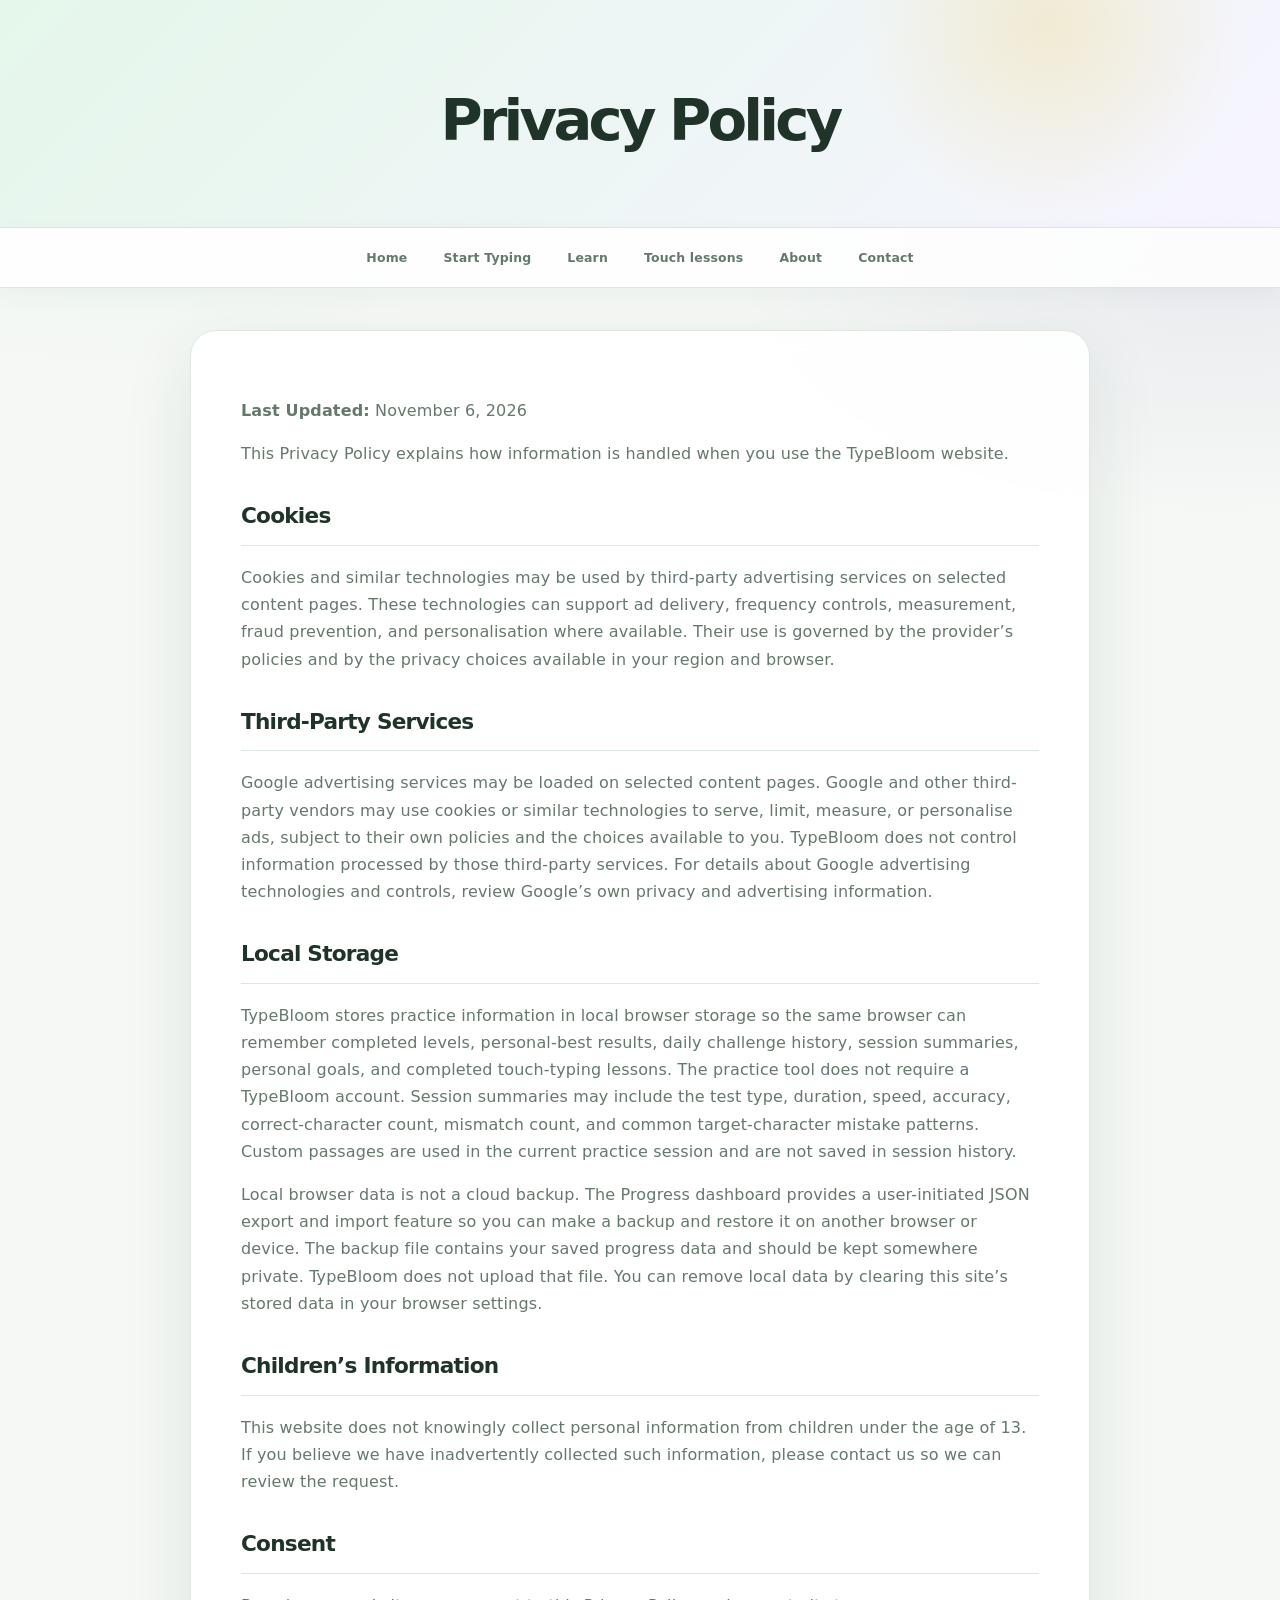
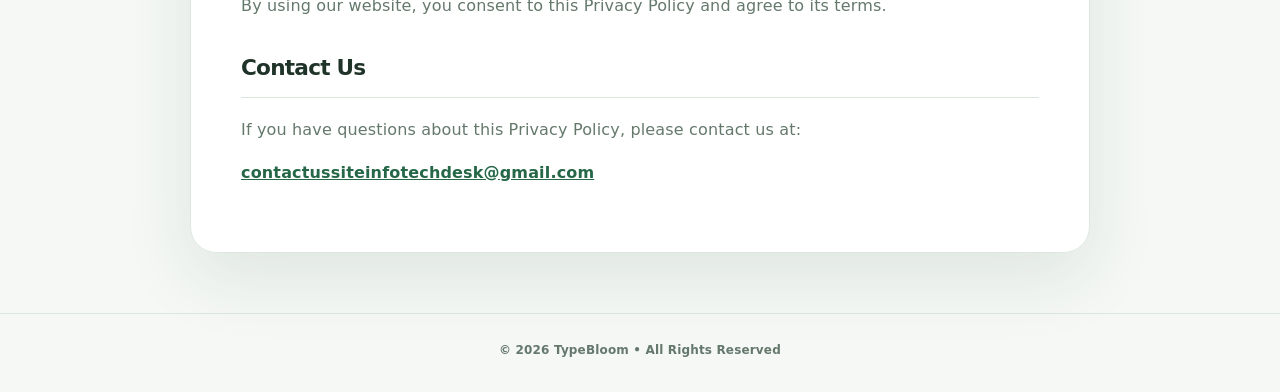
<file: privacy-policy.html>
<!DOCTYPE html><html lang="en"><head>
    <meta name="google-adsense-account" content="ca-pub-3756147512527882"><meta name="description" content="Read the TypeBloom privacy policy covering local browser storage, cookies, third-party advertising services, and how to contact us." /><meta charset="UTF-8"><meta name="viewport" content="width=device-width, initial-scale=1.0"><title>Privacy Policy | TypeBloom</title><meta name="robots" content="noindex, follow"><style>:root{--primary-bg:#f8f9fa;--card-bg:#fff;--text-main:#1f2937;--text-muted:#4b5563;--accent-color:#347657;--header-bg:#1f2f27;--nav-bg:#24352c}*{box-sizing:border-box}body{font-family:-apple-system,BlinkMacSystemFont,"Segoe UI",Roboto,Arial,sans-serif;margin:0;background:var(--primary-bg);color:var(--text-main);line-height:1.7}header{background:var(--header-bg);color:#fff;padding:44px 20px;text-align:center;border-bottom:4px solid var(--accent-color)}header h1{margin:0;font-size:2.5rem}header p{color:#dce9df;margin:8px 0 0}nav{background:var(--nav-bg);position:sticky;top:0;z-index:1000;box-shadow:0 4px 6px rgba(0,0,0,.1);text-align:center;padding:10px}nav a{color:#e2e8f0;padding:10px 15px;text-decoration:none;font-weight:600;display:inline-block}nav a:hover{color:#b8e6c8}main{max-width:900px;margin:50px auto;padding:0 20px}.card{background:var(--card-bg);padding:40px;border-radius:12px;box-shadow:0 4px 6px -1px rgba(0,0,0,.1);border:1px solid #e5e7eb}h2{color:#111827;border-bottom:2px solid #e5e7eb;padding-bottom:10px;margin-top:30px}h3{color:#111827;margin-top:28px}p,li{color:var(--text-muted)}a{color:var(--accent-color);font-weight:700}footer{background:#020617;color:#94a3b8;text-align:center;padding:40px 20px;margin-top:80px}footer a{color:#cbd5e1;margin:0 8px;font-weight:600}</style>
  <link rel="preload" href="styles.css?v=20261106-feature-pack-3" as="style" fetchpriority="high">
    <link rel="stylesheet" href="styles.css?v=20261106-feature-pack-3" fetchpriority="high">    
  </head><body class="info-page"><header><h1>Privacy Policy</h1></header><nav aria-label="Main navigation"><a href="/">Home</a><a href="/typing">Start Typing</a><a href="/learn">Learn</a><a href="/lessons">Touch lessons</a><a href="/about">About</a><a href="/contact">Contact</a></nav><main><div class="card"><p><strong>Last Updated:</strong> November 6, 2026</p><p>This Privacy Policy explains how information is handled when you use the TypeBloom website.</p><h2>Cookies</h2><p>Cookies and similar technologies may be used by third-party advertising services on selected content pages. These technologies can support ad delivery, frequency controls, measurement, fraud prevention, and personalisation where available. Their use is governed by the provider’s policies and by the privacy choices available in your region and browser.</p><h2>Third-Party Services</h2><p>Google advertising services may be loaded on selected content pages. Google and other third-party vendors may use cookies or similar technologies to serve, limit, measure, or personalise ads, subject to their own policies and the choices available to you. TypeBloom does not control information processed by those third-party services. For details about Google advertising technologies and controls, review Google’s own privacy and advertising information.</p><h2>Local Storage</h2><p>TypeBloom stores practice information in local browser storage so the same browser can remember completed levels, personal-best results, daily challenge history, session summaries, personal goals, and completed touch-typing lessons. The practice tool does not require a TypeBloom account. Session summaries may include the test type, duration, speed, accuracy, correct-character count, mismatch count, and common target-character mistake patterns. Custom passages are used in the current practice session and are not saved in session history.</p><p>Local browser data is not a cloud backup. The Progress dashboard provides a user-initiated JSON export and import feature so you can make a backup and restore it on another browser or device. The backup file contains your saved progress data and should be kept somewhere private. TypeBloom does not upload that file. You can remove local data by clearing this site’s stored data in your browser settings.</p><h2>Children’s Information</h2><p>This website does not knowingly collect personal information from children under the age of 13. If you believe we have inadvertently collected such information, please contact us so we can review the request.</p><h2>Consent</h2><p>By using our website, you consent to this Privacy Policy and agree to its terms.</p><h2>Contact Us</h2><p>If you have questions about this Privacy Policy, please contact us at:</p><p><a href="mailto:contactussiteinfotechdesk@gmail.com">contactussiteinfotechdesk@gmail.com</a></p></div></main><footer>© 2026 TypeBloom • All Rights Reserved</footer></body></html>
</file>
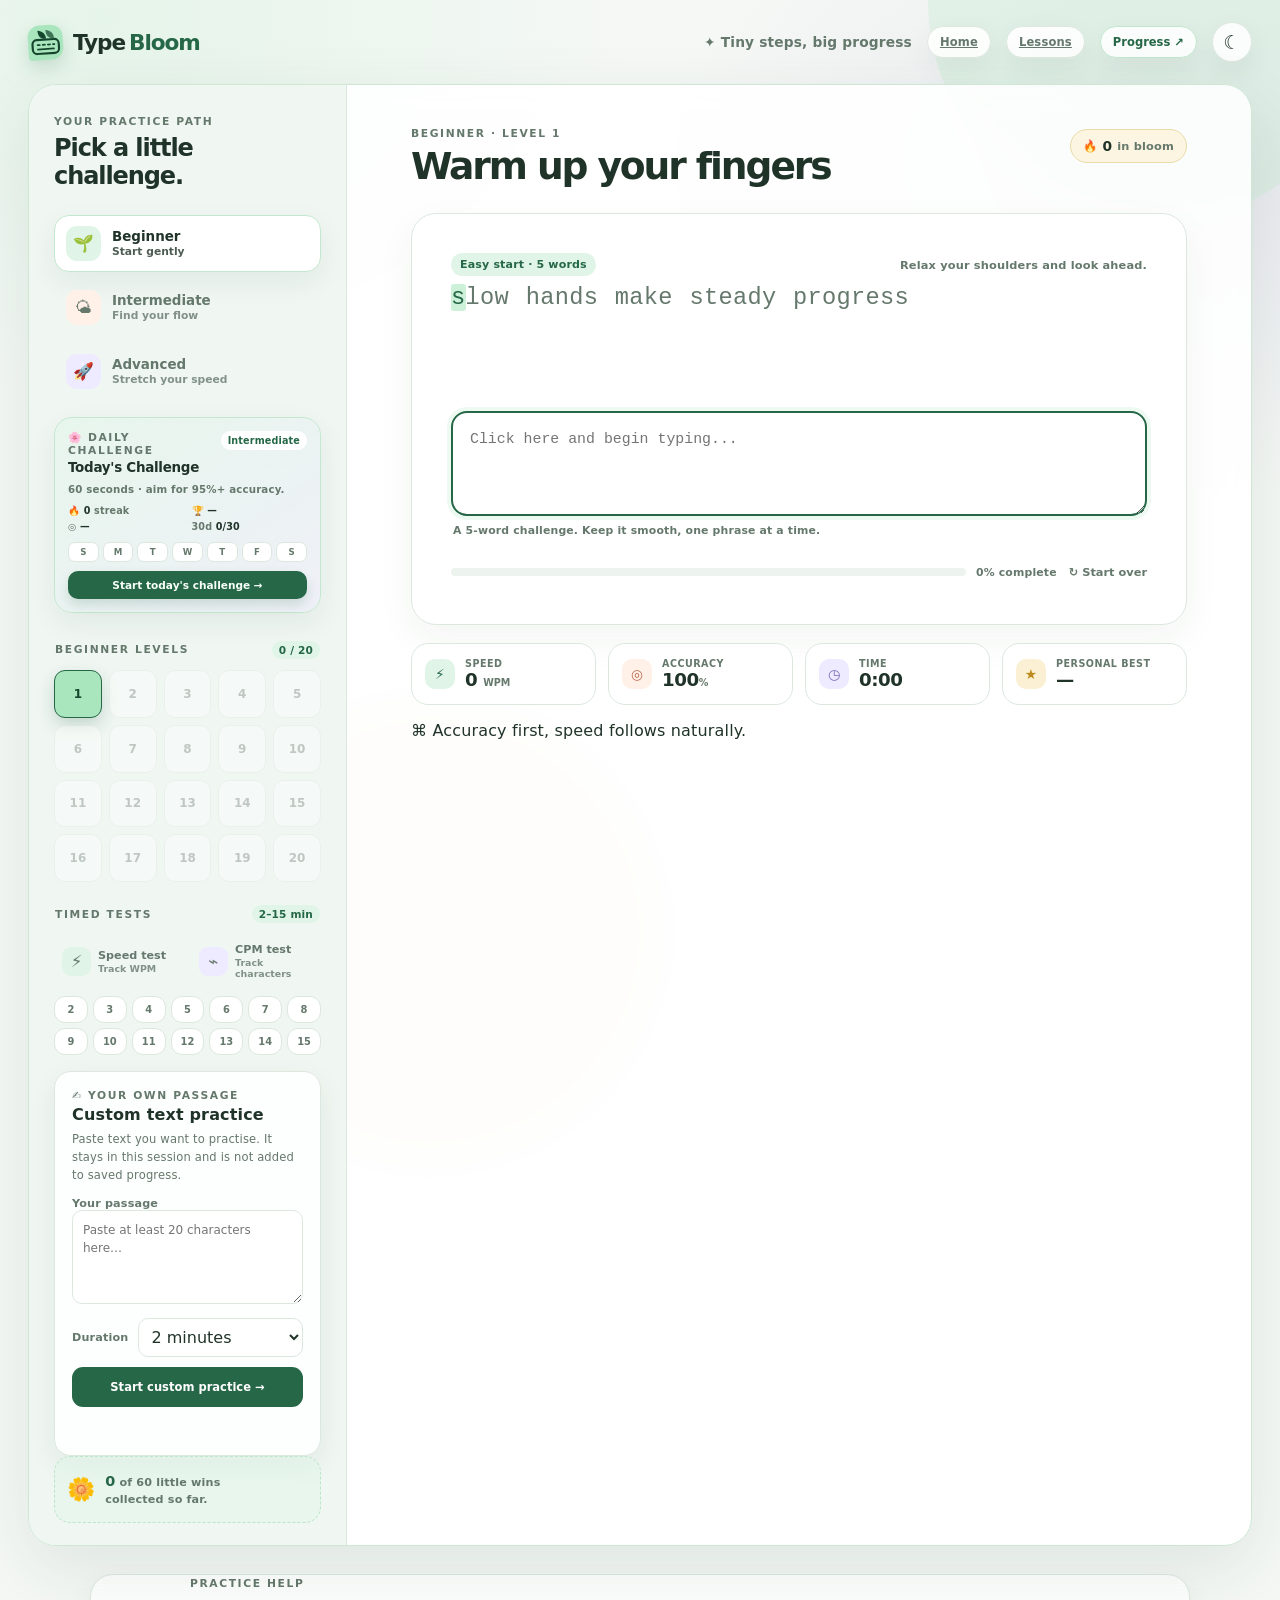
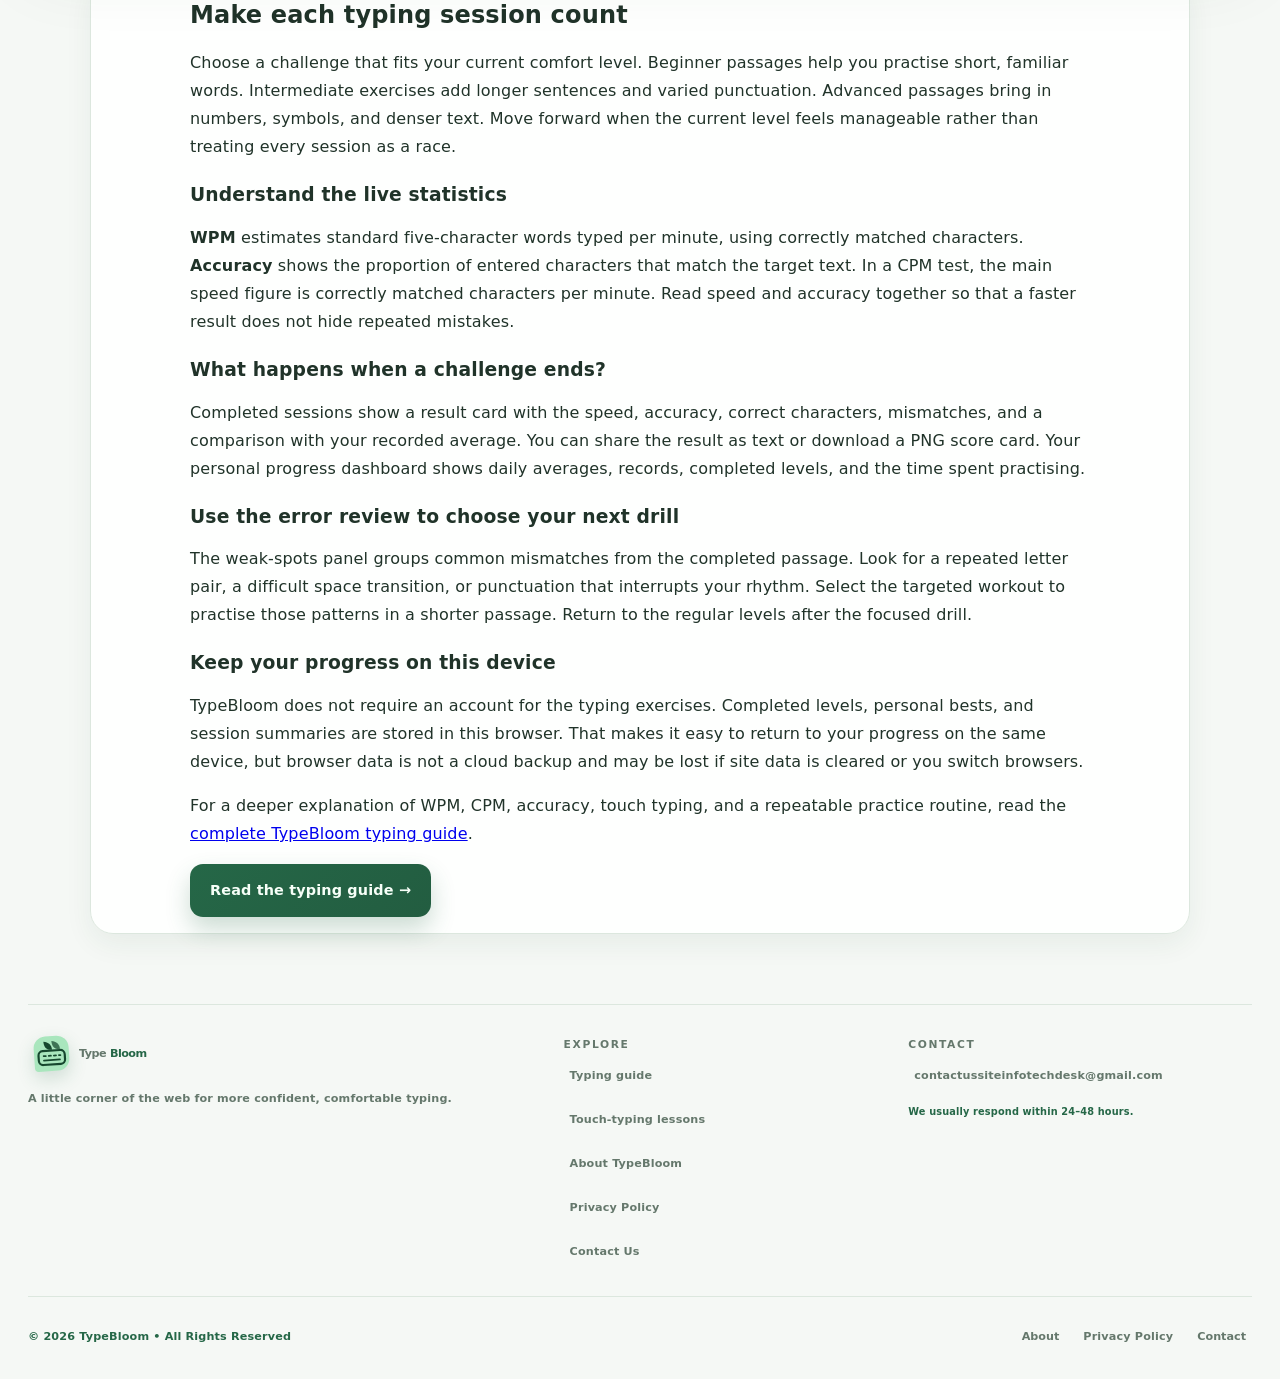
<file: typing.html>
<!doctype html>
<html lang="en">
  <head>
    <meta name="google-adsense-account" content="ca-pub-3756147512527882">
    <meta charset="UTF-8" />
    <meta name="viewport" content="width=device-width, initial-scale=1.0" />
    <meta name="description" content="Take a free typing test, practice beginner to advanced passages, track WPM and accuracy, and improve your typing with TypeBloom." />
    <title>Free Typing Test & Practice – Check WPM & Accuracy | TypeBloom</title>
    
    
    
    <link rel="icon" type="image/svg+xml" href="logo.svg" />
    <link rel="apple-touch-icon" href="logo.svg" />
    <link rel="preload" href="styles.css?v=20261106-feature-pack-3" as="style" fetchpriority="high">
    <link rel="stylesheet" href="styles.css?v=20261106-feature-pack-3" fetchpriority="high">
    <link rel="canonical" href="https://typebloom-deg.pages.dev/typing" />
    <meta property="og:title" content="Free Typing Test & Practice – Check WPM & Accuracy | TypeBloom" />
    <meta property="og:description" content="Take a free typing test, practice beginner to advanced passages, track WPM and accuracy, and improve your typing with TypeBloom." />
    <meta property="og:url" content="https://typebloom-deg.pages.dev/typing" />
    <meta property="og:type" content="website" />
    <meta property="og:site_name" content="TypeBloom" />
    <meta name="twitter:card" content="summary" />
    <meta name="twitter:title" content="Free Typing Test & Practice – Check WPM & Accuracy | TypeBloom" />
    <meta name="twitter:description" content="Take a free typing test, practice beginner to advanced passages, track WPM and accuracy, and improve your typing with TypeBloom." />
  
      
  </head>
  <body class="app-page">
    <div class="glow glow-a"></div>
    <div class="glow glow-b"></div>
    <header class="topbar">
      <a class="brand" href="/" aria-label="TypeBloom home">
        <span class="brand-mark" aria-hidden="true"><svg viewBox="0 0 48 48" role="img"><path d="M14 7c7 1 11 5 11 12-7 0-11-4-11-12Z" fill="currentColor"/><path d="M25 7c7 1 11 5 11 12-7 0-11-4-11-12Z" fill="currentColor" opacity=".72"/><rect x="6" y="20" width="36" height="19" rx="6" fill="none" stroke="currentColor" stroke-width="3"/><path d="M13 27h3m4 0h3m4 0h3m4 0h2M13 33h22" stroke="currentColor" stroke-width="2.4" stroke-linecap="round"/></svg></span>
        Type<span>Bloom</span>
      </a>
      <div class="top-actions">
        <p>✦ Tiny steps, big progress</p>
        <a class="home-button" href="/">Home</a>
        <a class="home-button" href="/lessons">Lessons</a>
        <button id="progressButton" class="home-button progress-open-button" type="button">Progress ↗</button>
        <button id="themeToggle" class="theme-toggle" type="button" aria-label="Switch to dark theme"><span id="themeIcon">☾</span></button>
      </div>
    </header>
    <main id="appPage" class="app-shell">
      <aside class="sidebar" aria-label="Typing test navigation">
        <div class="sidebar-heading"><p class="eyebrow">Your practice path</p><h1>Pick a little<br />challenge.</h1></div>
        <div class="mode-tabs" role="tablist" aria-label="Difficulty">
          <button class="mode-tab active" type="button" data-mode="beginner" role="tab" aria-selected="true"><i>🌱</i><span><b>Beginner</b><small>Start gently</small></span></button>
          <button class="mode-tab" type="button" data-mode="intermediate" role="tab" aria-selected="false"><i>🌤</i><span><b>Intermediate</b><small>Find your flow</small></span></button>
          <button class="mode-tab" type="button" data-mode="advanced" role="tab" aria-selected="false"><i>🚀</i><span><b>Advanced</b><small>Stretch your speed</small></span></button>
        </div>

        <section class="daily-mini" aria-labelledby="dailyHeading">
          <div class="daily-mini-head">
            <div><p class="eyebrow">🌸 Daily challenge</p><strong id="dailyHeading">Today's Challenge</strong></div>
            <span id="dailyDifficulty" class="daily-difficulty">—</span>
          </div>
          <p id="dailyStatus" class="daily-status">60 seconds · aim for 95%+ accuracy.</p>
          <div class="daily-mini-stats">
            <span>🔥 <b id="dailyStreak">0</b> streak</span>
            <span>🏆 <b id="dailyBest">—</b></span>
            <span>◎ <b id="dailyAccuracy">—</b></span>
            <span>30d <b id="daily30">0/30</b></span>
          </div>
          <div id="dailyHistory" class="daily-history" aria-label="Last 7 daily challenges"></div>
          <button id="dailyButton" class="daily-button" type="button">Start today's challenge →</button>
        </section>

        <div class="section-title"><p class="eyebrow" id="levelHeading">Beginner levels</p><span id="completionCount">0 / 20</span></div>
        <div id="levelGrid" class="level-grid" aria-label="Available practice levels"></div>
        <section class="test-studio" aria-labelledby="timedHeading">
          <div class="section-title compact"><p class="eyebrow" id="timedHeading">Timed tests</p><span>2–15 min</span></div>
          <div class="test-type-buttons"><button class="test-type" type="button" data-test="speed"><i>⚡</i><span><b>Speed test</b><small>Track WPM</small></span></button><button class="test-type" type="button" data-test="cpm"><i>⌁</i><span><b>CPM test</b><small>Track characters</small></span></button></div>
          <div id="durationGrid" class="duration-grid" aria-label="Choose test duration"></div>
        </section>
        <section class="custom-text-studio" aria-labelledby="customTextHeading">
          <p class="eyebrow">✍ Your own passage</p><h2 id="customTextHeading">Custom text practice</h2>
          <p>Paste text you want to practise. It stays in this session and is not added to saved progress.</p>
          <label for="customTextSource">Your passage</label><textarea id="customTextSource" rows="4" maxlength="4000" placeholder="Paste at least 20 characters here…"></textarea>
          <div class="custom-text-controls"><label for="customDuration">Duration</label><select id="customDuration"><option value="2">2 minutes</option><option value="3">3 minutes</option><option value="5">5 minutes</option><option value="10">10 minutes</option><option value="15">15 minutes</option></select></div>
          <button id="startCustomButton" class="custom-start-button" type="button">Start custom practice →</button><p id="customTextStatus" class="feature-status" role="status" aria-live="polite"></p>
        </section>
        <div class="sidebar-footer"><span>🌼</span><p><strong id="totalCompleted">0</strong> of 60 little wins<br />collected so far.</p></div>
      </aside>

      <section class="workspace" aria-labelledby="challengeTitle">
        <div class="workspace-heading"><div><p class="eyebrow" id="challengeMeta">Beginner · Level 1</p><h2 id="challengeTitle">Warm up your fingers</h2></div><div class="bloom-pill"><span>🔥</span><b id="bloomCount">0</b><span>in bloom</span></div></div>
        <section class="typing-card" aria-label="Current typing challenge">
          <div class="card-top"><span id="challengeChip" class="chip">Easy start</span><span id="tipText" class="tip">Relax your shoulders and look ahead.</span></div>
          <div class="prompt-box"><p id="typingPrompt" class="typing-prompt" aria-label="Text to type">slow hands make steady progress</p></div>
          <label class="sr-only" for="typingInput">Type the prompt</label><textarea id="typingInput" rows="3" spellcheck="false" autocomplete="off" autocapitalize="off" aria-describedby="inputHelp" placeholder="Click here and begin typing..."></textarea><p id="inputHelp" class="input-help" role="status" aria-live="polite">Your timer begins with the first letter. No pressure.</p>
          <div class="card-bottom"><div class="progress-area"><div id="progressTrack" class="progress-track" role="progressbar" aria-label="Challenge progress" aria-valuemin="0" aria-valuemax="100" aria-valuenow="0"><div id="progressFill"></div></div><span id="progressLabel">0% complete</span></div><button id="resetButton" class="reset-button" type="button">↻ Start over</button></div>
        </section>
        <section class="stats-row" aria-label="Live typing statistics"><article class="stat"><i class="mint">⚡</i><div><p id="primaryStatName">Speed</p><strong id="primaryStat">0 <small>WPM</small></strong></div></article><article class="stat"><i class="peach">◎</i><div><p>Accuracy</p><strong id="accuracyStat">100<small>%</small></strong></div></article><article class="stat"><i class="lavender">◷</i><div><p id="timeStatName">Time</p><strong id="timeStat">0:00</strong></div></article><article class="stat best-stat"><i class="yellow">★</i><div><p>Personal best</p><strong id="bestStat">—</strong></div></article></section>
        <section id="celebration" class="celebration" aria-live="polite" hidden><i>✦</i><div><p class="eyebrow" id="celebrationEyebrow">Level complete</p><h3 id="celebrationTitle">That was lovely!</h3><p id="celebrationCopy"></p></div><button id="nextButton" class="next-button" type="button">Next level →</button></section>

          <div id="resultDetails" class="result-details" hidden>
            <div class="result-card" id="shareableResultCard">
              <div class="result-card-brand"><span class="result-brand-mark">✿</span><span>TypeBloom <small>YOUR PRACTICE RESULT</small></span><span class="result-card-date" id="resultDate"></span></div>
              <div class="result-card-head"><div><p id="resultLabel" class="eyebrow">Practice result</p><h4 id="resultHeadline">Nice work!</h4></div><span id="resultUnitBadge" class="result-unit-badge">WPM</span></div>
              <div class="result-metric-grid">
                <div class="result-metric result-metric-primary"><span>Typing speed</span><strong id="resultWpm">—</strong><small id="resultWpmUnit">WPM</small></div>
                <div class="result-metric"><span>Accuracy</span><strong id="resultAccuracy">—</strong><small>percent correct</small></div>
                <div class="result-metric"><span>Correct characters</span><strong id="resultCorrect">—</strong><small>characters</small></div>
                <div class="result-metric"><span>Mistakes</span><strong id="resultErrors">—</strong><small>character mismatches</small></div>
              </div>
              <div class="result-card-footer"><span>Small steps. Real progress.</span><strong>typebloom-deg.pages.dev</strong></div>
            </div>
            <div class="result-insight-grid">
              <div class="result-insight"><span class="result-insight-icon">📊</span><div><small>Compared with your average</small><strong id="resultAverage">Building your baseline…</strong></div></div>
              <div class="result-insight"><span class="result-insight-icon">🌱</span><div><small>Today's standout</small><strong id="resultInsight">Every session is progress.</strong></div></div>
            </div>
            <div class="result-actions"><div class="result-action-buttons"><button id="shareResultButton" class="share-result-button" type="button">Share result ↗</button><button id="downloadResultButton" class="download-result-button" type="button">Download card ↓</button></div><span id="resultShareStatus" role="status" aria-live="polite"></span></div>
          </div>

        <section id="errorAnalysis" class="error-analysis" aria-labelledby="errorAnalysisTitle" hidden>
          <div class="error-analysis-head">
            <div>
              <p class="eyebrow">🧠 Learn from the mistakes</p>
              <h3 id="errorAnalysisTitle">Your weak spots</h3>
            </div>
            <span class="error-analysis-badge">Top 5</span>
          </div>
          <p id="errorSummary" class="error-summary"></p>
          <div id="errorList" class="error-list" aria-label="Most common typing mistakes"></div>
          <div class="weak-practice-box">
            <div>
              <strong>Turn mistakes into practice.</strong>
              <p>Your next workout will be generated around the keys you missed most often.</p>
            </div>
            <button id="weakPracticeButton" class="weak-practice-button" type="button">Practice these weak spots →</button>
          </div>
        </section>
        <p class="workspace-footer"><span>⌘</span> Accuracy first, speed follows naturally.</p>
      </section>
    </main>
    <section class="publisher-content typing-guide-content" aria-labelledby="practiceGuideHeading">
      <div class="publisher-copy">
        <p class="eyebrow">Practice help</p>
        <h2 id="practiceGuideHeading">Make each typing session count</h2>
        <p>Choose a challenge that fits your current comfort level. Beginner passages help you practise short, familiar words. Intermediate exercises add longer sentences and varied punctuation. Advanced passages bring in numbers, symbols, and denser text. Move forward when the current level feels manageable rather than treating every session as a race.</p>
        <h3>Understand the live statistics</h3>
        <p><strong>WPM</strong> estimates standard five-character words typed per minute, using correctly matched characters. <strong>Accuracy</strong> shows the proportion of entered characters that match the target text. In a CPM test, the main speed figure is correctly matched characters per minute. Read speed and accuracy together so that a faster result does not hide repeated mistakes.</p>
        <h3>What happens when a challenge ends?</h3>
        <p>Completed sessions show a result card with the speed, accuracy, correct characters, mismatches, and a comparison with your recorded average. You can share the result as text or download a PNG score card. Your personal progress dashboard shows daily averages, records, completed levels, and the time spent practising.</p>
        <h3>Use the error review to choose your next drill</h3>
        <p>The weak-spots panel groups common mismatches from the completed passage. Look for a repeated letter pair, a difficult space transition, or punctuation that interrupts your rhythm. Select the targeted workout to practise those patterns in a shorter passage. Return to the regular levels after the focused drill.</p>
        <h3>Keep your progress on this device</h3>
        <p>TypeBloom does not require an account for the typing exercises. Completed levels, personal bests, and session summaries are stored in this browser. That makes it easy to return to your progress on the same device, but browser data is not a cloud backup and may be lost if site data is cleared or you switch browsers.</p>
        <p>For a deeper explanation of WPM, CPM, accuracy, touch typing, and a repeatable practice routine, read the <a href="/learn">complete TypeBloom typing guide</a>.</p>
        <p><a class="begin-button" href="/learn">Read the typing guide →</a></p>
      </div>
    </section>
    <footer class="site-footer">
      <div class="footer-grid">
        <div>
          <a class="brand footer-brand" href="#top" id="footerHome" aria-label="TypeBloom home"><span class="brand-mark" aria-hidden="true"><svg viewBox="0 0 48 48"><path d="M14 7c7 1 11 5 11 12-7 0-11-4-11-12Z" fill="currentColor"/><path d="M25 7c7 1 11 5 11 12-7 0-11-4-11-12Z" fill="currentColor" opacity=".72"/><rect x="6" y="20" width="36" height="19" rx="6" fill="none" stroke="currentColor" stroke-width="3"/><path d="M13 27h3m4 0h3m4 0h3m4 0h2M13 33h22" stroke="currentColor" stroke-width="2.4" stroke-linecap="round"/></svg></span>Type<span>Bloom</span></a>
          <p>A little corner of the web for more confident, comfortable typing.</p>
        </div>
        <div>
          <p class="eyebrow">Explore</p>
          <a href="/learn">Typing guide</a>
          <a href="/lessons">Touch-typing lessons</a>
          <a href="/about">About TypeBloom</a>
          <a href="/privacy-policy">Privacy Policy</a>
          <a href="/contact">Contact Us</a>
        </div>
        <div>
          <p class="eyebrow">Contact</p>
          <a href="mailto:contactussiteinfotechdesk@gmail.com">contactussiteinfotechdesk@gmail.com</a>
          <span class="footer-note">We usually respond within 24–48 hours.</span>
        </div>
      </div>
      <div class="footer-bottom">
        <span>© <span id="copyrightYear">2026</span> TypeBloom • All Rights Reserved</span>
        <span class="footer-links"><button data-panel="about" type="button">About</button><a href="/privacy-policy">Privacy Policy</a><button data-panel="contact" type="button">Contact</button></span>
      </div>
    </footer>
    <dialog id="progressDialog" class="progress-dialog" aria-labelledby="progressDialogTitle">
      <div class="dialog-head progress-dialog-head">
        <div><p class="eyebrow">Your personal practice data</p><h2 id="progressDialogTitle">Progress dashboard</h2><p class="progress-dialog-subtitle">Private to this browser. No account required.</p></div>
        <button id="progressClose" type="button" aria-label="Close progress dashboard">×</button>
      </div>
      <div class="progress-dialog-body">
        <div class="progress-range-tabs" role="group" aria-label="Progress graph range">
          <button type="button" class="progress-range active" data-range="7" aria-pressed="true">Last 7 days</button>
          <button type="button" class="progress-range" data-range="30" aria-pressed="false">Last 30 days</button>
        </div>
        <div class="progress-kpi-grid">
          <article class="progress-kpi"><span>⚡ Average speed</span><strong id="progressAverageWpm">—</strong><small id="progressAverageWpmMeta">WPM across recorded sessions</small></article>
          <article class="progress-kpi"><span>◎ Average accuracy</span><strong id="progressAverageAccuracy">—</strong><small id="progressAverageAccuracyMeta">Across recorded sessions</small></article>
          <article class="progress-kpi"><span>◷ Practice time</span><strong id="progressPracticeTime">0m</strong><small id="progressPracticeTimeMeta">In selected period</small></article>
          <article class="progress-kpi"><span>🌱 Levels completed</span><strong id="progressCompletedLevels">0 / 60</strong><small id="progressCompletedLevelsMeta">Saved on this device</small></article>
        </div>
        <div class="progress-chart-grid">
          <section class="progress-chart-card"><div class="progress-chart-title"><div><p class="eyebrow">Speed trend</p><h3>Words per minute</h3></div><span id="progressWpmChange" class="progress-change">—</span></div><div id="progressWpmChart" class="progress-chart-visual" role="img" aria-label="Average words per minute by day"></div><p id="progressWpmNote" class="progress-chart-note"></p></section>
          <section class="progress-chart-card"><div class="progress-chart-title"><div><p class="eyebrow">Accuracy trend</p><h3>Accuracy by day</h3></div><span id="progressAccuracyChange" class="progress-change">—</span></div><div id="progressAccuracyChart" class="progress-chart-visual" role="img" aria-label="Average typing accuracy by day"></div><p id="progressAccuracyNote" class="progress-chart-note"></p></section>
        </div>
        <div class="progress-bottom-grid">
          <section class="progress-record-card"><p class="eyebrow">Personal records</p><h3>Your best numbers</h3><div class="progress-record-row"><span>Fastest WPM</span><strong id="progressRecordWpm">—</strong></div><div class="progress-record-row"><span>Best accuracy</span><strong id="progressRecordAccuracy">—</strong></div><div class="progress-record-row"><span>Completed levels</span><strong id="progressRecordLevels">0 / 60</strong></div></section>
          <section class="progress-insight-card"><p class="eyebrow">What is improving?</p><h3 id="progressImprovementTitle">Your baseline starts here</h3><p id="progressImprovementCopy">Complete a few sessions to see how your speed and accuracy change over time.</p><div class="progress-period-summary"><span id="progressSessionsCount">0 sessions recorded</span><span id="progressBestStreak">Keep building your rhythm 🌱</span></div></section>
        </div>
        <p id="progressHistoryNote" class="progress-history-note">Progress history is stored only in this browser. New trend data is recorded when you complete a challenge or timed test.</p>
        <section class="progress-feature-card" aria-labelledby="goalSettingsTitle">
          <div class="progress-feature-heading"><div><p class="eyebrow">🎯 Your weekly plan</p><h3 id="goalSettingsTitle">Personal goals</h3><p>Set a realistic daily practice target and a speed and accuracy milestone.</p></div></div>
          <form id="goalSettingsForm" class="goals-form">
            <label>Minutes per day<input id="goalDailyMinutes" type="number" min="1" max="180" step="1" value="10" required></label>
            <label>WPM target<input id="goalTargetWpm" type="number" min="1" max="250" step="1" value="40" required></label>
            <label>Accuracy target (%)<input id="goalTargetAccuracy" type="number" min="50" max="100" step="1" value="95" required></label>
            <button class="custom-start-button" type="submit">Save goals</button><span id="goalSaveStatus" class="feature-status" role="status" aria-live="polite"></span>
          </form>
          <div class="goal-progress-grid">
            <article><span>Today's practice</span><strong id="goalTodayValue">0 / 10 min</strong><div class="goal-meter" id="goalTodayMeter" role="progressbar" aria-label="Today's practice goal" aria-valuemin="0" aria-valuemax="100" aria-valuenow="0"><span></span></div></article>
            <article><span>Last 7 days</span><strong id="goalWeekValue">0 / 70 min</strong><div class="goal-meter" id="goalWeekMeter" role="progressbar" aria-label="Weekly practice goal" aria-valuemin="0" aria-valuemax="100" aria-valuenow="0"><span></span></div></article>
            <article><span>Average WPM · 7 days</span><strong id="goalWpmValue">—</strong><small id="goalWpmMeta">Target: 40 WPM</small></article>
            <article><span>Average accuracy · 7 days</span><strong id="goalAccuracyValue">—</strong><small id="goalAccuracyMeta">Target: 95%</small></article>
          </div><p id="goalWeekSummary" class="progress-history-note"></p>
        </section>
        <section class="progress-feature-card" aria-labelledby="backupTitle">
          <div class="progress-feature-heading"><div><p class="eyebrow">🛟 Keep your history safe</p><h3 id="backupTitle">Progress backup</h3><p>Export a JSON backup to move your progress to another browser or device. Importing replaces the progress saved in this browser.</p></div></div>
          <div class="backup-actions"><button id="exportProgressButton" class="custom-start-button" type="button">Download backup ↓</button><button id="importProgressButton" class="outline-button" type="button">Import backup ↑</button><input id="progressBackupFile" type="file" accept="application/json,.json" hidden></div>
          <p id="backupStatus" class="feature-status" role="status" aria-live="polite">Backups are created locally and are never uploaded by TypeBloom.</p>
        </section>
        <section class="progress-feature-card" aria-labelledby="heatmapTitle">
          <div class="progress-feature-heading"><div><p class="eyebrow">⌨ Learn your keyboard</p><h3 id="heatmapTitle">Keyboard heatmap</h3><p>Keys with more recorded target-character mistakes appear more prominent. The heatmap builds from sessions completed after this update.</p></div></div>
          <div id="keyboardHeatmap" class="keyboard-heatmap" aria-describedby="heatmapHelp"></div>
          <p id="heatmapHelp" class="progress-history-note">Select a key to start a short drill focused on that character. Historical sessions without key-level details remain in your dashboard but cannot be reconstructed into a heatmap.</p>
          <div id="heatmapPatterns" class="heatmap-patterns"></div>
          <button id="targetedDrillButton" class="custom-start-button" type="button">Practise my most-missed keys →</button><p id="heatmapStatus" class="feature-status" role="status" aria-live="polite"></p>
        </section>
      </div>
    </dialog>

    <dialog id="infoDialog" class="info-dialog" aria-labelledby="dialogTitle">
      <div class="dialog-head">
        <h2 id="dialogTitle"></h2>
        <button id="dialogClose" type="button" aria-label="Close">×</button>
      </div>
      <div id="dialogBody" class="dialog-body"></div>
    </dialog>
    <script src="app.js?v=20261106-feature-pack-2"></script>
    <script src="features.js?v=20261106-feature-pack-2"></script>
  </body>
</html>
</file>
<file: styles.css>
:root {
  color-scheme: light;
  --bg: #f8f7f2;
  --surface: rgba(255,255,255,.82);
  --surface-solid: #fff;
  --soft: #f1f6f0;
  --ink: #28362e;
  --muted: #728178;
  --line: #e1e9e1;
  --mint: #96d5b0;
  --mint-deep: #347657;
  --mint-pale: #e5f6ea;
  --peach: #f3ac91;
  --peach-pale: #fff0e9;
  --lavender: #b7a7e9;
  --lavender-pale: #f0edff;
  --yellow: #f3ce6d;
  --correct: #3e9a68;
  --incorrect: #df6d70;
  --shadow: 0 18px 55px rgba(45,74,54,.11);
  --soft-shadow: 0 7px 22px rgba(45,74,54,.08);
}

:root[data-theme="dark"] {
  color-scheme: dark;
  --bg: #17221c;
  --surface: rgba(31,47,39,.93);
  --surface-solid: #24352c;
  --soft: #2c3e33;
  --ink: #f1f7f1;
  --muted: #aab8ae;
  --line: #3c5044;
  --mint: #79bd96;
  --mint-deep: #a3e7be;
  --mint-pale: #29503a;
  --peach: #f0aa90;
  --peach-pale: #563a30;
  --lavender: #bdafef;
  --lavender-pale: #423a5f;
  --yellow: #f2d179;
  --correct: #8ce1a8;
  --incorrect: #ff9698;
  --shadow: 0 18px 55px rgba(0,0,0,.28);
  --soft-shadow: 0 7px 22px rgba(0,0,0,.22);
}

* { box-sizing: border-box; }
html { min-width: 320px; }
body {
  min-height: 100vh; margin: 0; overflow-x: hidden; color: var(--ink);
  background: radial-gradient(circle at 1px 1px,rgba(95,131,106,.12) 1px,transparent 1.2px) 0 0/22px 22px,var(--bg);
  font-family: system-ui,-apple-system,BlinkMacSystemFont,"Segoe UI",sans-serif; letter-spacing: .01em;
}
button,textarea { font: inherit; } button { cursor:pointer; }
.glow { position:fixed; z-index:-1; width:28rem; height:28rem; border-radius:50%; opacity:.39; pointer-events:none; }
.glow-a { top:-14rem; right:-6rem; background:#caecd4; } .glow-b { bottom:-16rem; left:16%; background:#f7dea9; }
:root[data-theme="dark"] .glow { opacity:.12; }

.topbar { display:flex; align-items:center; justify-content:space-between; width:min(1440px,calc(100% - 56px)); padding:25px 0 20px; margin:auto; }
.brand { display:flex; align-items:center; gap:4px; color:var(--ink); font-size:1.35rem; font-weight:900; letter-spacing:-.05em; text-decoration:none; }
.brand .brand-mark { display:grid; place-items:center; width:35px; height:35px; margin-right:6px; border-radius:12px 12px 12px 4px; background:var(--mint); color:#16472e; font-size:1.14rem; transform:rotate(-4deg); }
.brand > span:last-child { color:var(--mint-deep); }
.top-actions { display:flex; align-items:center; gap:15px; }
.top-actions p { margin:0; color:var(--muted); font-size:.86rem; font-weight:800; }
.theme-toggle { display:grid; place-items:center; width:40px; height:40px; border:1px solid var(--line); border-radius:50%; background:var(--surface); color:var(--ink); box-shadow:var(--soft-shadow); font-size:1.2rem; transition:transform .16s; }
.theme-toggle:hover { transform:translateY(-2px) rotate(8deg); }

.app-shell { display:grid; grid-template-columns:318px minmax(0,1fr); width:min(1440px,calc(100% - 56px)); min-height:calc(100vh - 99px); margin:0 auto 28px; overflow:hidden; border:1px solid var(--line); border-radius:25px; background:var(--surface); box-shadow:var(--shadow); backdrop-filter:blur(14px); }
.sidebar { display:flex; flex-direction:column; padding:30px 25px 22px; border-right:1px solid var(--line); background:color-mix(in srgb,var(--soft) 70%,transparent); }
.eyebrow { margin:0; color:var(--muted); font-size:.67rem; font-weight:900; letter-spacing:.12em; text-transform:uppercase; }
.sidebar-heading h1 { margin:7px 0 24px; font-size:1.5rem; line-height:1.16; letter-spacing:-.045em; }
.mode-tabs { display:grid; gap:7px; }
.mode-tab,.test-type { display:flex; align-items:center; gap:11px; width:100%; border:1px solid transparent; border-radius:13px; background:transparent; color:var(--muted); text-align:left; transition:.16s ease; }
.mode-tab { padding:10px 11px; }
.mode-tab:hover,.test-type:hover { background:var(--surface-solid); color:var(--ink); }
.mode-tab.active,.test-type.active { border-color:color-mix(in srgb,var(--mint) 50%,var(--line)); background:var(--surface-solid); color:var(--ink); box-shadow:var(--soft-shadow); }
.mode-tab i,.test-type i { display:grid; place-items:center; width:35px; height:35px; flex:0 0 auto; border-radius:11px; background:var(--mint-pale); font-style:normal; font-size:1.04rem; }
.mode-tab:nth-child(2) i { background:var(--peach-pale); }.mode-tab:nth-child(3) i { background:var(--lavender-pale); }
.mode-tab b,.mode-tab small,.test-type b,.test-type small { display:block; }.mode-tab b,.test-type b { font-size:.84rem; font-weight:900; }.mode-tab small,.test-type small { margin-top:1px; font-size:.67rem; font-weight:700; opacity:.8; }
.section-title { display:flex; align-items:center; justify-content:space-between; margin:28px 1px 11px; }.section-title.compact { margin-top:23px; }
.section-title span { padding:3px 7px; border-radius:20px; background:var(--mint-pale); color:var(--mint-deep); font-size:.66rem; font-weight:900; }
.level-grid { display:grid; grid-template-columns:repeat(5,1fr); gap:7px; }
.level-button,.duration-button { position:relative; display:grid; place-items:center; padding:0; border:1px solid var(--line); border-radius:10px; background:var(--surface-solid); color:var(--muted); font-size:.75rem; font-weight:900; transition:.15s; }
.level-button { aspect-ratio:1; }.level-button:hover,.duration-button:hover { border-color:var(--mint); color:var(--mint-deep); transform:translateY(-2px); }
.level-button.active,.duration-button.active { border-color:var(--mint-deep); background:var(--mint); color:#16482d; box-shadow:0 5px 11px rgba(50,118,82,.22); }.level-button:disabled { cursor:not-allowed; opacity:.36; filter:grayscale(.45); }.level-button:disabled:hover { border-color:var(--line); color:var(--muted); transform:none; }
.level-button.completed:after { content:"•"; position:absolute; top:0; right:4px; color:var(--mint-deep); font-size:1rem; line-height:1; }.level-button.active.completed:after { color:#16482d; }
.test-studio { margin-top:0; }.test-type-buttons { display:grid; grid-template-columns:1fr 1fr; gap:7px; }.test-type { min-height:53px; padding:8px 7px; gap:7px; }.test-type i { width:29px; height:29px; border-radius:9px; }.test-type:nth-child(2) i { background:var(--lavender-pale); }.test-type b { font-size:.7rem; }.test-type small { font-size:.59rem; }
.duration-grid { display:grid; grid-template-columns:repeat(7,1fr); gap:5px; margin-top:8px; }.duration-button { height:27px; border-radius:7px; font-size:.62rem; }
.sidebar-footer { display:flex; align-items:center; gap:10px; margin-top:auto; padding:14px 12px; border:1px dashed color-mix(in srgb,var(--mint) 64%,var(--line)); border-radius:16px; background:color-mix(in srgb,var(--mint-pale) 50%,transparent); }.sidebar-footer > span { font-size:1.42rem; }.sidebar-footer p { margin:0; color:var(--muted); font-size:.7rem; line-height:1.45; font-weight:700; }.sidebar-footer strong { color:var(--mint-deep); font-size:.9rem; }

.workspace { display:flex; flex-direction:column; min-width:0; padding:42px clamp(24px,5vw,76px) 22px; }.workspace-heading { display:flex; align-items:flex-start; justify-content:space-between; gap:18px; margin-bottom:27px; }.workspace-heading h2 { margin:7px 0 0; font-size:clamp(1.65rem,3.2vw,2.35rem); line-height:1.05; letter-spacing:-.055em; }
.bloom-pill { display:flex; align-items:center; gap:5px; margin-top:2px; padding:8px 12px; border:1px solid color-mix(in srgb,var(--yellow) 50%,var(--line)); border-radius:99px; background:color-mix(in srgb,var(--yellow) 21%,var(--surface-solid)); color:var(--muted); font-size:.71rem; font-weight:800; white-space:nowrap; }.bloom-pill b { color:var(--ink); font-size:.86rem; }
.typing-card { padding:clamp(22px,4vw,39px); border:1px solid var(--line); border-radius:23px; background:var(--surface-solid); box-shadow:var(--soft-shadow); }.card-top,.card-bottom { display:flex; align-items:center; justify-content:space-between; gap:12px; }.chip { padding:5px 9px; border-radius:99px; background:var(--mint-pale); color:var(--mint-deep); font-size:.69rem; font-weight:900; }.tip { color:var(--muted); font-size:.71rem; font-weight:700; text-align:right; }
.prompt-box { --prompt-line:clamp(1.95rem,4.05vw,2.8rem); display:block; height:calc(var(--prompt-line) * 3); overflow:hidden; }.typing-prompt { margin:0; color:var(--muted); font-family:"DM Mono",ui-monospace,monospace; font-size:clamp(1.05rem,2.15vw,1.48rem); font-weight:500; line-height:var(--prompt-line); letter-spacing:.012em; word-spacing:.09em; transition:transform .38s cubic-bezier(.22,.72,.25,1); will-change:transform; }.typing-prompt span { border-radius:3px; }.typing-prompt .correct { color:var(--correct); }.typing-prompt .incorrect { color:var(--incorrect); background:color-mix(in srgb,var(--incorrect) 13%,transparent); text-decoration:underline; text-decoration-thickness:1px; }.typing-prompt .current { color:var(--mint-deep); background:color-mix(in srgb,var(--mint) 58%,transparent); }
#typingInput { display:block; width:100%; min-height:100px; resize:vertical; padding:15px 17px; border:2px solid var(--line); border-radius:15px; outline:0; background:var(--soft); color:var(--ink); font-family:"DM Mono",ui-monospace,monospace; font-size:.93rem; line-height:1.6; transition:.16s; }#typingInput:focus { border-color:var(--mint); background:var(--surface-solid); box-shadow:0 0 0 4px color-mix(in srgb,var(--mint) 22%,transparent); }#typingInput:disabled { opacity:.82; cursor:default; }.input-help { margin:8px 2px 0; color:var(--muted); font-size:.68rem; font-weight:700; }
.card-bottom { margin-top:22px; }.progress-area { display:flex; align-items:center; gap:10px; flex:1; }.progress-track { height:8px; flex:1; overflow:hidden; border-radius:99px; background:var(--soft); }.progress-track div { width:0; height:100%; border-radius:inherit; background:linear-gradient(90deg,var(--mint),#b4e6c6); transition:width .14s; }.progress-area span { min-width:77px; color:var(--muted); font-size:.68rem; font-weight:800; text-align:right; }.reset-button { padding:6px 0; border:0; background:transparent; color:var(--muted); font-size:.71rem; font-weight:900; }.reset-button:hover { color:var(--mint-deep); }
.stats-row { display:grid; grid-template-columns:repeat(4,1fr); gap:12px; margin-top:18px; }.stat { display:flex; align-items:center; gap:10px; min-width:0; padding:14px 13px; border:1px solid var(--line); border-radius:16px; background:var(--surface); }.stat i { display:grid; place-items:center; width:30px; height:30px; flex:0 0 auto; border-radius:10px; font-style:normal; font-size:.86rem; font-weight:900; }.mint { background:var(--mint-pale); color:var(--mint-deep); }.peach { background:var(--peach-pale); color:var(--peach); }.lavender { background:var(--lavender-pale); color:var(--lavender); }.yellow { background:color-mix(in srgb,var(--yellow) 31%,transparent); color:#bd8b1d; }.stat p { margin:0 0 1px; color:var(--muted); font-size:.6rem; font-weight:900; letter-spacing:.05em; text-transform:uppercase; }.stat strong { display:block; color:var(--ink); font-size:clamp(.92rem,1.5vw,1.14rem); line-height:1.1; white-space:nowrap; letter-spacing:-.025em; }.stat small { color:var(--muted); font-size:.6rem; letter-spacing:0; }
.celebration { display:flex; align-items:center; gap:15px; margin-top:20px; padding:17px 19px; border:1px solid color-mix(in srgb,var(--mint) 52%,var(--line)); border-radius:18px; background:linear-gradient(100deg,var(--mint-pale),color-mix(in srgb,var(--surface-solid) 70%,var(--lavender-pale))); animation:arrive .31s ease-out; }.celebration[hidden] { display:none; }@keyframes arrive { from { opacity:0; transform:translateY(8px); }to { opacity:1; transform:translateY(0); }}.celebration > i { display:grid; place-items:center; width:42px; height:42px; flex:0 0 auto; border-radius:14px; background:var(--surface-solid); color:#cf9830; font-size:1.4rem; font-style:normal; box-shadow:var(--soft-shadow); }.celebration .eyebrow { color:var(--mint-deep); }.celebration h3 { margin:2px 0; font-size:1rem; letter-spacing:-.025em; }.celebration p:not(.eyebrow) { margin:0; color:var(--muted); font-size:.72rem; font-weight:700; }.next-button { margin-left:auto; padding:10px 13px; border:0; border-radius:11px; background:var(--mint-deep); color:#f7fff8; font-size:.74rem; font-weight:900; white-space:nowrap; box-shadow:0 6px 12px color-mix(in srgb,var(--mint-deep) 25%,transparent); }.next-button:hover { filter:brightness(1.07); transform:translateY(-1px); }.next-button:disabled { opacity:.65; cursor:default; transform:none; }
footer { margin-top:auto; padding-top:25px; color:var(--muted); font-size:.68rem; font-weight:800; text-align:center; }footer span { color:var(--mint-deep); }.sr-only { position:absolute; width:1px; height:1px; padding:0; margin:-1px; overflow:hidden; clip:rect(0,0,0,0); white-space:nowrap; border:0; }

@media (max-width:1050px) { .app-shell { grid-template-columns:280px minmax(0,1fr); }.sidebar { padding-left:18px; padding-right:18px; }.workspace { padding-left:clamp(22px,4vw,44px); padding-right:clamp(22px,4vw,44px); }.test-type span { display:none; }.test-type { justify-content:center; }.stats-row { grid-template-columns:repeat(2,1fr); }.best-stat { display:none; } }
@media (max-width:720px) { .topbar,.app-shell { width:min(100% - 28px,580px); }.topbar { padding-top:18px; }.top-actions p { display:none; }.app-shell { display:flex; flex-direction:column; margin-bottom:14px; border-radius:20px; }.sidebar { padding:21px 18px 18px; border-right:0; border-bottom:1px solid var(--line); }.sidebar-heading { display:flex; align-items:center; justify-content:space-between; }.sidebar-heading h1 { margin:0; font-size:1.15rem; text-align:right; }.mode-tabs { grid-template-columns:repeat(3,1fr); margin-top:16px; }.mode-tab { justify-content:center; padding:9px 3px; }.mode-tab span { display:none; }.mode-tab i { width:33px; height:33px; }.section-title { margin-top:21px; }.level-grid { grid-template-columns:repeat(10,1fr); }.test-type-buttons { max-width:210px; }.test-type span { display:block; }.test-type { padding:8px; }.test-type i { display:none; }.duration-grid { grid-template-columns:repeat(7,29px); justify-content:start; }.sidebar-footer { display:none; }.workspace { padding:28px 18px 22px; }.workspace-heading { margin-bottom:21px; }.workspace-heading h2 { font-size:1.62rem; }.bloom-pill { padding:6px 8px; }.bloom-pill span:last-child { display:none; }.typing-card { padding:19px; border-radius:18px; }.card-top { align-items:flex-start; }.tip { max-width:49%; line-height:1.35; }.prompt-box { --prompt-line:clamp(1.85rem,8vw,2.3rem); }.typing-prompt { line-height:var(--prompt-line); }.card-bottom { align-items:flex-end; }.progress-area { display:grid; grid-template-columns:1fr auto; gap:5px 9px; }.progress-track { grid-column:1/-1; width:100%; }.progress-area span { grid-column:2; min-width:0; }.stats-row { gap:9px; }.stat { padding:12px 10px; gap:8px; }.celebration { align-items:flex-start; flex-wrap:wrap; }.next-button { width:100%; margin-left:0; } }

/* TypeBloom landing / legal navigation additions */
#landingPage[hidden],#appPage[hidden]{display:none}.landing-page{width:min(1440px,calc(100% - 56px));margin:0 auto 25px}.landing-hero{display:grid;grid-template-columns:minmax(0,1.02fr) minmax(360px,.98fr);gap:40px;align-items:center;min-height:calc(100vh - 128px);padding:54px clamp(20px,5vw,76px) 48px;border:1px solid var(--line);border-radius:28px;background:var(--surface);box-shadow:var(--shadow);overflow:hidden}.landing-copy{max-width:700px}.landing-lede{max-width:620px;margin:18px 0 26px;color:var(--muted);font-size:clamp(1rem,1.5vw,1.16rem);line-height:1.75}.landing-actions{display:flex;align-items:center;gap:14px;flex-wrap:wrap}.begin-button{display:inline-flex;align-items:center;gap:12px;padding:14px 20px;border:0;border-radius:14px;background:var(--mint-deep);color:#f7fff8;font-size:.9rem;font-weight:900;box-shadow:0 10px 20px color-mix(in srgb,var(--mint-deep) 22%,transparent);transition:.16s ease}.begin-button:hover{transform:translateY(-2px);filter:brightness(1.06)}.learn-link{color:var(--muted);font-size:.82rem;font-weight:900;text-decoration:none}.learn-link:hover{color:var(--mint-deep)}.trust-row{display:flex;gap:15px;flex-wrap:wrap;margin-top:22px;color:var(--muted);font-size:.7rem;font-weight:800}.hero-garden{position:relative;min-height:390px;border-radius:28px;background:linear-gradient(160deg,var(--mint-pale),color-mix(in srgb,var(--lavender-pale) 68%,var(--surface-solid)));overflow:hidden}.sun-disc{position:absolute;width:160px;height:160px;top:52px;right:54px;border-radius:50%;background:color-mix(in srgb,var(--yellow) 70%,var(--surface-solid));box-shadow:0 18px 45px rgba(154,120,41,.12)}.leaf{position:absolute;border-radius:100% 0 100% 0;background:var(--mint);transform:rotate(28deg);opacity:.72}.leaf-one{width:92px;height:46px;top:118px;left:80px}.leaf-two{width:76px;height:38px;top:178px;left:148px;transform:rotate(58deg)}.hero-keyboard{position:absolute;left:9%;right:9%;bottom:76px;display:grid;grid-template-columns:repeat(10,1fr);gap:8px;padding:24px 20px 18px;border:1px solid color-mix(in srgb,var(--ink) 10%,transparent);border-radius:24px;background:color-mix(in srgb,var(--surface-solid) 76%,transparent);box-shadow:0 22px 50px rgba(45,74,54,.12);transform:rotate(-3deg)}.hero-keyboard span,.hero-keyboard b{height:29px;border-radius:8px;border:1px solid var(--line);background:var(--surface-solid)}.hero-keyboard b{grid-column:span 4;background:var(--mint)}.hero-note{position:absolute;padding:8px 11px;border:1px solid var(--line);border-radius:999px;background:var(--surface-solid);color:var(--muted);font-size:.68rem;font-weight:900;box-shadow:var(--soft-shadow)}.note-one{left:16%;top:50%}.note-two{right:13%;top:62%}.landing-features{display:grid;grid-template-columns:repeat(3,1fr);gap:15px;margin-top:18px}.landing-features article{padding:20px;border:1px solid var(--line);border-radius:18px;background:var(--surface);box-shadow:var(--soft-shadow)}.landing-features i{font-style:normal;font-size:1.25rem}.landing-features h2{margin:9px 0 5px;font-size:1rem}.landing-features p{margin:0;color:var(--muted);font-size:.78rem;line-height:1.55}.home-button{padding:8px 12px;border:1px solid var(--line);border-radius:999px;background:var(--surface);color:var(--muted);font-size:.72rem;font-weight:900;box-shadow:var(--soft-shadow)}.home-button:hover{color:var(--ink);border-color:var(--mint)}.site-footer{width:min(1440px,calc(100% - 56px));margin:25px auto 0;padding:34px 0 20px;color:var(--muted);font-size:.7rem}.site-footer .footer-grid{display:grid;grid-template-columns:1.35fr .85fr .9fr;gap:20px;padding:22px 0;border-top:1px solid var(--line)}.site-footer .footer-grid>div{display:flex;flex-direction:column;align-items:flex-start}.site-footer p{margin:10px 0 0;line-height:1.55}.site-footer button,.site-footer a{color:var(--muted);border:0;background:none;padding:4px 0;margin-top:2px;text-decoration:none;font-size:.7rem;font-weight:800;text-align:left}.site-footer button:hover,.site-footer a:hover{color:var(--mint-deep)}.site-footer .footer-note{margin-top:8px;font-size:.61rem}.footer-bottom{display:flex;justify-content:space-between;align-items:center;gap:14px;padding-top:18px;border-top:1px solid var(--line)}.footer-links{display:flex;gap:12px}.info-dialog{width:min(760px,calc(100% - 28px));max-height:min(82vh,760px);padding:0;border:1px solid var(--line);border-radius:22px;background:var(--surface-solid);color:var(--ink);box-shadow:0 30px 90px rgba(0,0,0,.25)}.info-dialog::backdrop{background:rgba(15,23,42,.42);backdrop-filter:blur(3px)}.dialog-head{display:flex;align-items:center;justify-content:space-between;gap:14px;padding:22px 24px 16px;border-bottom:1px solid var(--line);position:sticky;top:0;background:var(--surface-solid)}.dialog-head h2{margin:0;font-size:1.35rem;letter-spacing:-.03em}.dialog-head button{display:grid;place-items:center;width:34px;height:34px;border:1px solid var(--line);border-radius:50%;background:transparent;color:var(--muted);font-size:1.15rem}.dialog-head button:hover{color:var(--ink);border-color:var(--mint)}.dialog-body{padding:22px 24px 26px;overflow:auto;max-height:calc(82vh - 78px)}.dialog-body p,.dialog-body li{color:var(--muted);font-size:.84rem;line-height:1.72}.dialog-body h3{margin:22px 0 8px;font-size:.94rem}.dialog-body ul{padding-left:20px}.dialog-body .dialog-link{color:var(--mint-deep);font-weight:900;text-decoration:none}.dialog-body .dialog-email{display:inline-block;padding:13px 18px;border-radius:999px;background:var(--mint-deep);color:#fff;font-weight:900;text-decoration:none}.dialog-body .dialog-muted{font-size:.72rem;font-style:italic}
@media(max-width:900px){.landing-hero{grid-template-columns:1fr;padding:36px 24px 30px}.hero-garden{min-height:320px}.landing-features{grid-template-columns:1fr}.site-footer .footer-grid{grid-template-columns:1fr 1fr}.site-footer .footer-grid>div:first-child{grid-column:1/-1}}
@media(max-width:720px){.landing-page,.site-footer{width:min(100% - 28px,580px)}.landing-hero{min-height:auto;margin-bottom:14px;padding:26px 18px 21px;border-radius:21px}.landing-actions{align-items:stretch;flex-direction:column}.begin-button{justify-content:center;width:100%}.learn-link{text-align:center}.hero-garden{min-height:270px;border-radius:20px}.sun-disc{width:110px;height:110px;right:24px;top:30px}.hero-keyboard{left:6%;right:6%;bottom:46px;gap:5px;padding:16px 12px 12px;border-radius:18px}.hero-keyboard span,.hero-keyboard b{height:22px;border-radius:6px}.note-one{left:8%;top:50%}.note-two{right:8%;top:67%}.trust-row{gap:9px;font-size:.63rem}.site-footer .footer-grid{grid-template-columns:1fr}.site-footer .footer-grid>div:first-child{grid-column:auto}.footer-bottom{align-items:flex-start;flex-direction:column}.footer-links{gap:10px;flex-wrap:wrap}}

/* TypeBloom navigation/theme fixes */
.begin-button{cursor:pointer;text-decoration:none}
body.landing-only #themeToggle,body.app-page #themeToggle{cursor:pointer}

/* Daily challenge */

.daily-mini{margin:17px 0 0;padding:13px;border:1px solid color-mix(in srgb,var(--mint) 45%,var(--line));border-radius:16px;background:linear-gradient(145deg,color-mix(in srgb,var(--mint-pale) 58%,transparent),color-mix(in srgb,var(--lavender-pale) 45%,transparent));box-shadow:var(--soft-shadow)}
.daily-mini-head{display:flex;align-items:flex-start;justify-content:space-between;gap:8px}.daily-mini-head strong{display:block;margin-top:3px;font-size:.84rem;letter-spacing:-.02em}.daily-difficulty{padding:4px 7px;border-radius:999px;background:var(--surface-solid);color:var(--mint-deep);font-size:.6rem;font-weight:900}.daily-status{margin:7px 0 9px;color:var(--muted);font-size:.64rem;line-height:1.4;font-weight:700}.daily-mini-stats{display:grid;grid-template-columns:1fr 1fr;gap:5px 8px;color:var(--muted);font-size:.6rem;font-weight:800}.daily-mini-stats b{color:var(--ink)}.daily-history{display:grid;grid-template-columns:repeat(7,1fr);gap:4px;margin:10px 0 9px}.daily-history-dot{display:grid;place-items:center;height:20px;border:1px solid var(--line);border-radius:7px;background:var(--surface-solid);color:var(--muted);font-size:.54rem;font-weight:900}.daily-history-dot.done{border-color:var(--mint);background:var(--mint-pale);color:var(--mint-deep)}.daily-button{width:100%;padding:8px 9px;border:0;border-radius:10px;background:var(--mint-deep);color:#f7fff8;font-size:.66rem;font-weight:900;box-shadow:0 6px 12px color-mix(in srgb,var(--mint-deep) 18%,transparent)}.daily-button:hover{transform:translateY(-1px);filter:brightness(1.05)}
.daily-home-card{display:grid;grid-template-columns:minmax(0,1fr) 220px;gap:24px;align-items:center;margin:18px auto 0;padding:28px clamp(20px,4vw,34px);border:1px solid var(--line);border-radius:24px;background:linear-gradient(125deg,color-mix(in srgb,var(--mint-pale) 70%,var(--surface)),color-mix(in srgb,var(--lavender-pale) 58%,var(--surface)));box-shadow:var(--shadow)}.daily-home-copy h2{margin:6px 0 7px;font-size:clamp(1.45rem,2.8vw,2rem);letter-spacing:-.045em}.daily-home-copy>p:not(.eyebrow){max-width:720px;margin:0;color:var(--muted);font-size:.86rem;line-height:1.65}.daily-home-meta{display:flex;flex-wrap:wrap;gap:10px 17px;margin:14px 0 17px;color:var(--muted);font-size:.67rem;font-weight:800}.daily-home-meta b{color:var(--ink)}.daily-home-button{display:inline-flex;width:auto}.daily-home-art{display:grid;place-items:center;min-height:150px;border:1px solid var(--line);border-radius:20px;background:color-mix(in srgb,var(--surface-solid) 72%,transparent);box-shadow:var(--soft-shadow);text-align:center}.daily-home-art span{font-size:2.5rem}.daily-home-art b{margin-top:3px;color:var(--ink);font-size:1.55rem;letter-spacing:-.05em}.daily-home-art small{color:var(--muted);font-size:.62rem;font-weight:900}
@media(max-width:900px){.daily-home-card{grid-template-columns:1fr}.daily-home-art{min-height:110px}}
@media(max-width:720px){.daily-mini{margin-top:14px}.daily-home-card{margin-top:14px;padding:21px 18px;border-radius:20px}.daily-home-button{width:100%;justify-content:center}.daily-home-art{display:none}}


/* Homepage conversion + live demo */
.hero-stats{display:grid;grid-template-columns:repeat(3,minmax(0,1fr));gap:9px;max-width:560px;margin-top:23px}
.hero-stat{display:flex;align-items:center;gap:9px;padding:10px 11px;border:1px solid var(--line);border-radius:14px;background:color-mix(in srgb,var(--surface-solid) 78%,transparent);box-shadow:var(--soft-shadow)}
.hero-stat>span{display:grid;place-items:center;width:30px;height:30px;border-radius:10px;background:var(--mint-pale);font-size:.9rem}
.hero-stat:nth-child(2)>span{background:var(--peach-pale)}.hero-stat:nth-child(3)>span{background:var(--lavender-pale)}
.hero-stat strong{display:block;color:var(--ink);font-size:1rem;line-height:1}.hero-stat small{display:block;margin-top:3px;color:var(--muted);font-size:.58rem;font-weight:900}
.hero-garden{isolation:isolate}
.hero-floating-card{position:absolute;z-index:3;display:grid;grid-template-columns:auto 1fr;column-gap:7px;align-items:center;padding:9px 11px;border:1px solid var(--line);border-radius:14px;background:color-mix(in srgb,var(--surface-solid) 88%,transparent);box-shadow:var(--soft-shadow);backdrop-filter:blur(7px)}
.hero-floating-card span{grid-row:1/3;font-size:.9rem}.hero-floating-card b{color:var(--ink);font-size:1rem;line-height:1}.hero-floating-card small{color:var(--muted);font-size:.55rem;font-weight:900}.card-speed{top:28px;left:22px}.card-accuracy{right:20px;top:170px}
.speed-demo-section{display:grid;grid-template-columns:minmax(0,.78fr) minmax(0,1.22fr);gap:22px;align-items:stretch;margin-top:18px;padding:25px;border:1px solid var(--line);border-radius:23px;background:var(--surface);box-shadow:var(--soft-shadow)}
.speed-demo-intro{padding:9px 8px 8px 5px}.speed-demo-intro h2{margin:8px 0 10px;font-size:clamp(1.4rem,2.7vw,2rem);line-height:1.08;letter-spacing:-.045em}.speed-demo-intro>p:not(.eyebrow){max-width:560px;margin:0;color:var(--muted);font-size:.83rem;line-height:1.65}
.mini-feature-row{display:flex;flex-wrap:wrap;gap:8px;margin-top:16px}.mini-feature-row span{padding:6px 8px;border:1px solid var(--line);border-radius:999px;background:var(--surface-solid);color:var(--muted);font-size:.59rem;font-weight:900}
.speed-demo-card{padding:18px;border:1px solid var(--line);border-radius:18px;background:var(--surface-solid);box-shadow:var(--soft-shadow)}
.speed-demo-head{display:flex;align-items:center;justify-content:space-between;gap:12px;margin-bottom:11px}.speed-demo-head strong{display:block;margin-top:3px;color:var(--ink);font-size:.79rem}
.demo-reset,.outline-button{border:1px solid var(--line);background:var(--surface-solid);color:var(--muted);font-weight:900}.demo-reset{padding:7px 9px;border-radius:9px;font-size:.62rem}.demo-reset:hover,.outline-button:hover{border-color:var(--mint);color:var(--mint-deep)}
.demo-prompt{min-height:104px;padding:15px;border:1px dashed var(--line);border-radius:13px;background:var(--soft);color:var(--muted);font-family:"DM Mono",ui-monospace,monospace;font-size:.87rem;line-height:1.7}
.demo-prompt span{border-radius:3px}.demo-prompt .correct{color:var(--correct)}.demo-prompt .incorrect{color:var(--incorrect);background:color-mix(in srgb,var(--incorrect) 13%,transparent)}.demo-prompt .current{color:var(--mint-deep);background:color-mix(in srgb,var(--mint) 58%,transparent)}
#demoInput{display:block;width:100%;min-height:84px;resize:vertical;margin-top:10px;padding:11px 12px;border:2px solid var(--line);border-radius:12px;outline:0;background:var(--soft);color:var(--ink);font-family:"DM Mono",ui-monospace,monospace;font-size:.79rem;line-height:1.55}#demoInput:focus{border-color:var(--mint);background:var(--surface-solid);box-shadow:0 0 0 4px color-mix(in srgb,var(--mint) 20%,transparent)}
.demo-bottom{display:grid;grid-template-columns:repeat(3,1fr);gap:8px;margin-top:10px}.demo-bottom span{padding:8px 7px;border-radius:9px;background:var(--soft);color:var(--ink);font-size:.63rem;font-weight:900;text-align:center}
.progress-snapshot{margin-top:18px;padding:26px 25px;border:1px solid var(--line);border-radius:23px;background:var(--surface);box-shadow:var(--soft-shadow)}
.snapshot-heading{display:flex;align-items:flex-end;justify-content:space-between;gap:18px}.snapshot-heading h2{margin:7px 0 0;font-size:clamp(1.35rem,2.6vw,1.9rem);letter-spacing:-.04em}.outline-button{display:inline-flex;align-items:center;padding:9px 12px;border-radius:10px;font-size:.66rem;text-decoration:none}
.snapshot-grid{display:grid;grid-template-columns:repeat(4,1fr);gap:10px;margin-top:17px}.snapshot-card{display:flex;align-items:flex-start;gap:10px;min-height:105px;padding:14px;border:1px solid var(--line);border-radius:15px;background:var(--surface-solid)}.snapshot-icon{display:grid;place-items:center;width:32px;height:32px;flex:0 0 auto;border-radius:10px;background:var(--mint-pale);font-size:.9rem}.snapshot-card:nth-child(2) .snapshot-icon{background:var(--peach-pale)}.snapshot-card:nth-child(3) .snapshot-icon{background:var(--lavender-pale)}.snapshot-card:nth-child(4) .snapshot-icon{background:color-mix(in srgb,var(--yellow) 28%,var(--surface-solid))}
.snapshot-card small{display:block;color:var(--muted);font-size:.57rem;font-weight:900;text-transform:uppercase;letter-spacing:.05em}.snapshot-card strong{display:block;margin-top:3px;color:var(--ink);font-size:1.03rem;line-height:1.1;letter-spacing:-.025em}.snapshot-card p{margin:5px 0 0;color:var(--muted);font-size:.61rem;line-height:1.4;font-weight:700}
.progression-section{margin-top:18px;padding:27px 25px 25px;border:1px solid var(--line);border-radius:23px;background:var(--surface);box-shadow:var(--soft-shadow)}.progression-heading{text-align:center;max-width:720px;margin:0 auto}.progression-heading h2{margin:7px 0 8px;font-size:clamp(1.5rem,2.8vw,2.1rem);letter-spacing:-.045em}.progression-heading>p:last-child{margin:0;color:var(--muted);font-size:.79rem;line-height:1.6}.progression-grid{display:grid;grid-template-columns:repeat(3,1fr);gap:12px;margin-top:19px}.progression-card{position:relative;overflow:hidden;min-height:215px;padding:19px;border:1px solid var(--line);border-radius:17px;background:var(--surface-solid)}.progression-number{position:absolute;right:13px;top:10px;color:color-mix(in srgb,var(--muted) 38%,transparent);font-size:1.35rem;font-weight:900;letter-spacing:-.05em}.progression-card>span{display:inline-block;padding:6px 8px;border-radius:999px;background:var(--mint-pale);color:var(--mint-deep);font-size:.59rem;font-weight:900}.intermediate-card>span{background:var(--peach-pale);color:var(--peach)}.advanced-card>span{background:var(--lavender-pale);color:var(--lavender)}.progression-card h3{margin:15px 0 6px;font-size:1rem}.progression-card p{margin:0;max-width:330px;color:var(--muted);font-size:.72rem;line-height:1.55;font-weight:700}.progression-link{display:inline-block;margin-top:15px;color:var(--mint-deep);font-size:.66rem;font-weight:900;text-decoration:none}.progression-link:hover{text-decoration:underline}

@media(max-width:1050px){.snapshot-grid{grid-template-columns:repeat(2,1fr)}.progression-grid{grid-template-columns:1fr}.speed-demo-section{grid-template-columns:1fr}.speed-demo-intro{padding:4px}.hero-stats{max-width:100%}}
@media(max-width:720px){.hero-stats{grid-template-columns:1fr 1fr}.hero-stat:nth-child(3){grid-column:1/-1}.hero-floating-card{padding:7px 8px}.card-speed{top:16px;left:12px}.card-accuracy{top:135px;right:12px}.speed-demo-section,.progress-snapshot,.progression-section{padding:19px 17px;border-radius:19px}.speed-demo-section{gap:12px}.demo-bottom{grid-template-columns:1fr 1fr}.demo-bottom span:last-child{grid-column:1/-1}.snapshot-heading{align-items:flex-start;flex-direction:column}.outline-button{width:100%;justify-content:center}.snapshot-grid{grid-template-columns:1fr}.progression-grid{grid-template-columns:1fr}.progression-card{min-height:auto}.speed-demo-intro h2{font-size:1.45rem}}


/* Detailed error analysis */
.error-analysis{margin-top:18px;padding:19px 20px;border:1px solid color-mix(in srgb,var(--peach) 38%,var(--line));border-radius:18px;background:linear-gradient(135deg,color-mix(in srgb,var(--peach-pale) 65%,var(--surface)),color-mix(in srgb,var(--lavender-pale) 40%,var(--surface)));box-shadow:var(--soft-shadow);animation:arrive .31s ease-out}
.error-analysis[hidden]{display:none}
.error-analysis-head{display:flex;align-items:flex-start;justify-content:space-between;gap:12px}.error-analysis-head h3{margin:4px 0 0;font-size:1rem;letter-spacing:-.025em}.error-analysis-badge{padding:5px 8px;border-radius:999px;background:var(--surface-solid);color:var(--muted);font-size:.6rem;font-weight:900}
.error-summary{margin:9px 0 12px;color:var(--muted);font-size:.7rem;line-height:1.55;font-weight:700}
.error-list{display:grid;grid-template-columns:repeat(5,1fr);gap:7px}.error-item{display:grid;grid-template-columns:auto 1fr;column-gap:7px;align-items:center;padding:10px;border:1px solid var(--line);border-radius:12px;background:var(--surface-solid);min-width:0}.error-rank{display:grid;place-items:center;width:20px;height:20px;border-radius:7px;background:var(--peach-pale);color:var(--peach);font-size:.58rem;font-weight:900}.error-item strong{color:var(--ink);font-family:"DM Mono",ui-monospace,monospace;font-size:.76rem;white-space:nowrap;overflow:hidden;text-overflow:ellipsis}.error-item small{grid-column:2;margin-top:2px;color:var(--muted);font-size:.56rem;font-weight:800}
.weak-practice-box{display:flex;align-items:center;justify-content:space-between;gap:13px;margin-top:12px;padding:12px 13px;border:1px dashed color-mix(in srgb,var(--mint) 58%,var(--line));border-radius:13px;background:color-mix(in srgb,var(--mint-pale) 48%,transparent)}.weak-practice-box strong{display:block;color:var(--ink);font-size:.75rem}.weak-practice-box p{margin:2px 0 0;color:var(--muted);font-size:.63rem;line-height:1.4;font-weight:700}.weak-practice-button{flex:0 0 auto;padding:9px 11px;border:0;border-radius:10px;background:var(--mint-deep);color:#f7fff8;font-size:.65rem;font-weight:900;box-shadow:0 5px 10px color-mix(in srgb,var(--mint-deep) 18%,transparent)}.weak-practice-button:hover{transform:translateY(-1px);filter:brightness(1.05)}
@media(max-width:900px){.error-list{grid-template-columns:repeat(3,1fr)}}
@media(max-width:720px){.error-analysis{padding:16px}.error-list{grid-template-columns:repeat(2,1fr)}.weak-practice-box{align-items:stretch;flex-direction:column}.weak-practice-button{width:100%}}


/* === TypeBloom visual refresh === */
:root {
  --bg: #f5f8f5;
  --surface: rgba(255,255,255,.88);
  --surface-solid: #ffffff;
  --soft: #edf4ef;
  --ink: #203329;
  --muted: #65786c;
  --line: #dce7de;
  --mint: #a9e6bd;
  --mint-deep: #256747;
  --mint-pale: #e0f5e7;
  --peach: #bd6d50;
  --peach-pale: #fff0e8;
  --lavender: #7968b6;
  --lavender-pale: #eeeaff;
  --yellow: #f1ce70;
  --correct: #218653;
  --incorrect: #d94f5d;
  --shadow: 0 24px 70px rgba(32,73,47,.10);
  --soft-shadow: 0 10px 28px rgba(32,73,47,.065);
}
:root[data-theme="dark"] {
  --bg: #111b15;
  --surface: rgba(28,43,34,.94);
  --surface-solid: #1c2b22;
  --soft: #25392c;
  --ink: #f1f8f2;
  --muted: #a7b8ac;
  --line: #344b3b;
  --mint: #80c99a;
  --mint-deep: #a0e4b5;
  --mint-pale: #294b35;
  --peach: #f0a68b;
  --peach-pale: #50392f;
  --lavender: #c3b7f2;
  --lavender-pale: #3c3657;
  --yellow: #f2d77f;
  --correct: #8ce0a8;
  --incorrect: #ff969d;
  --shadow: 0 24px 70px rgba(0,0,0,.3);
  --soft-shadow: 0 10px 28px rgba(0,0,0,.18);
}
html { scroll-behavior: smooth; }
body {
  background:
    radial-gradient(ellipse at 8% 2%, color-mix(in srgb, var(--mint) 20%, transparent), transparent 33rem),
    radial-gradient(ellipse at 95% 18%, color-mix(in srgb, var(--lavender) 10%, transparent), transparent 35rem),
    var(--bg);
  background-attachment: fixed;
}
::selection { background: color-mix(in srgb, var(--mint) 65%, transparent); color: var(--ink); }
button, a, textarea { -webkit-tap-highlight-color: transparent; }
:focus-visible { outline: 3px solid color-mix(in srgb, var(--mint-deep) 65%, transparent); outline-offset: 3px; }
.topbar { padding-top: 22px; padding-bottom: 22px; }
.brand { transition: transform .2s ease; }
.brand:hover { transform: translateY(-1px); }
.brand .brand-mark { box-shadow: 0 7px 18px color-mix(in srgb, var(--mint-deep) 18%, transparent); }
.theme-toggle { transition: transform .2s ease, border-color .2s ease, background .2s ease; }
.theme-toggle:hover { border-color: var(--mint); background: var(--surface-solid); }
.landing-hero {
  position: relative;
  isolation: isolate;
  min-height: min(790px, calc(100svh - 118px));
  border-color: color-mix(in srgb, var(--mint) 48%, var(--line));
  background:
    radial-gradient(ellipse at 5% 0%, color-mix(in srgb, var(--mint-pale) 88%, transparent), transparent 31rem),
    linear-gradient(135deg, var(--surface-solid) 8%, var(--surface) 67%, color-mix(in srgb, var(--lavender-pale) 42%, var(--surface-solid)));
  box-shadow: var(--shadow);
}
.landing-copy h1 {
  max-width: 720px;
  margin: 15px 0 0;
  color: var(--ink);
  font-size: clamp(2.9rem, 5.2vw, 5.15rem);
  font-weight: 900;
  line-height: .99;
  letter-spacing: -.075em;
}
#landingTitle em { color: var(--mint-deep); font-style: normal; }
.landing-lede { max-width: 590px; line-height: 1.8; }
.eyebrow { letter-spacing: .15em; }
.begin-button {
  min-height: 48px;
  border-radius: 13px;
  background: linear-gradient(135deg, var(--mint-deep), color-mix(in srgb, var(--mint-deep) 82%, #172f23));
  box-shadow: 0 12px 24px color-mix(in srgb, var(--mint-deep) 23%, transparent);
  transition: transform .2s ease, box-shadow .2s ease, filter .2s ease;
}
.begin-button:hover { transform: translateY(-3px); box-shadow: 0 16px 29px color-mix(in srgb, var(--mint-deep) 27%, transparent); }
.learn-link { padding: 10px 2px; }
.hero-garden {
  border: 1px solid color-mix(in srgb, var(--mint) 48%, var(--line));
  background:
    radial-gradient(circle at 75% 16%, color-mix(in srgb, var(--yellow) 45%, transparent), transparent 9rem),
    linear-gradient(145deg, color-mix(in srgb, var(--mint-pale) 93%, var(--surface-solid)), color-mix(in srgb, var(--lavender-pale) 70%, var(--surface-solid)));
}
.hero-keyboard { backdrop-filter: blur(12px); }
.hero-floating-card { box-shadow: 0 16px 35px rgba(28,68,44,.12); }
.hero-note { border-color: color-mix(in srgb, var(--mint) 45%, var(--line)); }
.hero-stat, .snapshot-card, .progression-card, .landing-features article, .speed-demo-card, .daily-home-art {
  transition: transform .22s ease, border-color .22s ease, box-shadow .22s ease;
}
.snapshot-card:hover, .progression-card:hover, .landing-features article:hover, .speed-demo-card:hover {
  transform: translateY(-3px);
  border-color: color-mix(in srgb, var(--mint) 65%, var(--line));
  box-shadow: var(--shadow);
}
.hero-stat { background: color-mix(in srgb, var(--surface-solid) 88%, transparent); }
.speed-demo-section, .progress-snapshot, .progression-section {
  border-color: color-mix(in srgb, var(--line) 83%, var(--mint));
  box-shadow: var(--soft-shadow);
}
.speed-demo-card { border-radius: 20px; }
.demo-prompt { border-style: solid; }
#demoInput { transition: border-color .18s ease, box-shadow .18s ease, background .18s ease; }
#demoInput:focus { border-color: var(--mint-deep); box-shadow: 0 0 0 4px color-mix(in srgb, var(--mint) 28%, transparent); }
.progress-snapshot, .progression-section, .speed-demo-section { border-radius: 25px; }
.snapshot-card { border-radius: 16px; }
.progression-card { border-radius: 20px; }
.daily-home-card {
  border-color: color-mix(in srgb, var(--mint) 48%, var(--line));
  background:
    radial-gradient(ellipse at 100% 0%, color-mix(in srgb, var(--lavender-pale) 75%, transparent), transparent 24rem),
    linear-gradient(120deg, color-mix(in srgb, var(--mint-pale) 75%, var(--surface-solid)), var(--surface));
}
.daily-home-art { border-color: color-mix(in srgb, var(--mint) 40%, var(--line)); }
.site-footer { margin-top: 36px; }
.site-footer .footer-grid { border-top-color: var(--line); }
.footer-bottom { border-top-color: var(--line); }
.app-shell {
  border-color: color-mix(in srgb, var(--mint) 30%, var(--line));
  border-radius: 28px;
  box-shadow: var(--shadow);
}
.sidebar { background: color-mix(in srgb, var(--soft) 80%, transparent); }
.mode-tab, .test-type, .level-button, .duration-button, .reset-button, .next-button, .weak-practice-button {
  transition: transform .18s ease, border-color .18s ease, background .18s ease, box-shadow .18s ease, color .18s ease;
}
.mode-tab, .test-type { border-radius: 15px; }
.level-button, .duration-button { border-radius: 11px; }
.level-button.active, .duration-button.active { box-shadow: 0 7px 16px color-mix(in srgb, var(--mint-deep) 22%, transparent); }
.typing-card { border-radius: 25px; box-shadow: 0 14px 38px color-mix(in srgb, var(--ink) 5%, transparent); }
#typingInput { border-radius: 16px; }
#typingInput:focus { border-color: var(--mint-deep); }
.stat { border-radius: 17px; }
.celebration { border-radius: 20px; }
.daily-mini { border-radius: 18px; }
.error-analysis { border-radius: 21px; }
.site-footer a, .site-footer button { transition: color .16s ease; }

/* A consistent, responsive look for About, Contact and Privacy pages. */
body.info-page {
  min-height: 100vh;
  color: var(--ink);
  background:
    radial-gradient(ellipse at 10% 0%, color-mix(in srgb, var(--mint) 19%, transparent), transparent 30rem),
    radial-gradient(ellipse at 95% 30%, color-mix(in srgb, var(--lavender) 9%, transparent), transparent 30rem),
    var(--bg);
  background-attachment: fixed;
  font-family: Nunito, system-ui, sans-serif;
}
.info-page header {
  position: relative;
  overflow: hidden;
  padding: clamp(54px, 8vw, 92px) 24px clamp(46px, 7vw, 76px);
  border: 0;
  border-bottom: 1px solid var(--line);
  color: var(--ink);
  background:
    radial-gradient(circle at 82% 12%, color-mix(in srgb, var(--yellow) 28%, transparent), transparent 12rem),
    linear-gradient(135deg, color-mix(in srgb, var(--mint-pale) 84%, var(--surface-solid)), color-mix(in srgb, var(--lavender-pale) 50%, var(--surface-solid)));
  text-align: center;
}
.info-page header h1 {
  margin: 0;
  color: var(--ink);
  font-size: clamp(2.2rem, 5vw, 3.6rem);
  font-weight: 900;
  line-height: 1.02;
  letter-spacing: -.065em;
}
.info-page header p {
  max-width: 560px;
  margin: 15px auto 0;
  color: var(--muted);
  font-size: 1rem;
}
.info-page nav {
  display: flex;
  flex-wrap: wrap;
  align-items: center;
  justify-content: center;
  gap: 6px;
  padding: 10px 16px;
  border-bottom: 1px solid var(--line);
  background: color-mix(in srgb, var(--surface-solid) 84%, transparent);
  box-shadow: 0 7px 25px rgba(32,73,47,.045);
  backdrop-filter: blur(16px);
}
.info-page nav a {
  display: inline-block;
  padding: 9px 15px;
  border-radius: 999px;
  color: var(--muted);
  font-size: .78rem;
  font-weight: 900;
  text-decoration: none;
  transition: background .16s ease, color .16s ease, transform .16s ease;
}
.info-page nav a:hover {
  color: var(--mint-deep);
  background: var(--mint-pale);
  transform: translateY(-1px);
}
.info-page main {
  width: min(940px, calc(100% - 32px));
  margin: clamp(24px, 4vw, 42px) auto 60px;
  padding: 0;
}
.info-page .card {
  padding: clamp(24px, 5vw, 50px);
  border: 1px solid var(--line);
  border-radius: 26px;
  background: var(--surface);
  box-shadow: var(--shadow);
  backdrop-filter: blur(12px);
}
.info-page h2 {
  margin-top: 31px;
  padding-bottom: 10px;
  border-bottom: 1px solid var(--line);
  color: var(--ink);
  font-size: 1.35rem;
  font-weight: 900;
  letter-spacing: -.035em;
}
.info-page h2:first-child { margin-top: 0; }
.info-page h3 { color: var(--ink); font-weight: 900; letter-spacing: -.025em; }
.info-page p, .info-page li { color: var(--muted); }
.info-page a { color: var(--mint-deep); }
.info-page footer {
  margin: 0;
  padding: 26px 20px 32px;
  border-top: 1px solid var(--line);
  background: transparent;
  color: var(--muted);
  font-size: .75rem;
}
.info-page footer a { color: var(--muted); }

@media (max-width: 900px) {
  .landing-hero { min-height: auto; }
  .landing-copy h1 { font-size: clamp(2.8rem, 8vw, 4.4rem); }
}
@media (max-width: 720px) {
  .topbar { padding-top: 17px; padding-bottom: 15px; }
  .landing-copy h1 { font-size: clamp(2.55rem, 12vw, 3.7rem); }
  .landing-hero { gap: 22px; }
  .hero-garden { min-height: 270px; }
  .app-shell { border-radius: 22px; }
  .workspace { padding-top: 27px; }
  .typing-card { border-radius: 20px; }
  .info-page header { padding: 49px 20px 42px; }
  .info-page main { width: min(100% - 24px, 600px); margin-top: 20px; }
  .info-page .card { padding: 24px 20px; border-radius: 20px; }
  .info-page nav { position: relative; }
}
@media (prefers-reduced-motion: reduce) {
  html { scroll-behavior: auto; }
  *, *::before, *::after {
    animation-duration: .01ms !important;
    animation-iteration-count: 1 !important;
    transition-duration: .01ms !important;
    scroll-behavior: auto !important;
  }
}


/* === Progress dashboard and shareable result cards === */
.progress-open-button { border: 1px solid color-mix(in srgb, var(--mint) 55%, var(--line)); color: var(--mint-deep); }
.progress-open-button:hover { background: var(--mint-pale); border-color: var(--mint-deep); }
.progress-dialog {
  width: min(1120px, calc(100% - 28px));
  max-width: 1120px;
  max-height: min(92vh, 980px);
  padding: 0;
  border: 1px solid var(--line);
  border-radius: 26px;
  color: var(--ink);
  background: var(--bg);
  box-shadow: 0 32px 110px rgba(0,0,0,.28);
  overflow: hidden;
}
.progress-dialog[open] { display: flex; flex-direction: column; }
.progress-dialog::backdrop { background: rgba(12,24,16,.55); backdrop-filter: blur(7px); }
.progress-dialog-head { flex: 0 0 auto; padding: 23px 27px 20px; }
.progress-dialog-head h2 { margin: 5px 0 0; color: var(--ink); font-size: clamp(1.35rem, 2.7vw, 1.8rem); letter-spacing: -.045em; }
.progress-dialog-subtitle { margin: 4px 0 0; color: var(--muted); font-size: .76rem; }
.progress-dialog-body { padding: 20px 26px 26px; overflow: auto; }
.progress-range-tabs { display: flex; flex-wrap: wrap; gap: 6px; margin-bottom: 17px; }
.progress-range { padding: 9px 13px; border: 1px solid var(--line); border-radius: 999px; background: var(--surface-solid); color: var(--muted); font-size: .72rem; font-weight: 900; transition: .16s ease; }
.progress-range:hover { border-color: var(--mint); color: var(--ink); }
.progress-range.active { border-color: var(--mint-deep); background: var(--mint-pale); color: var(--mint-deep); box-shadow: var(--soft-shadow); }
.progress-kpi-grid { display: grid; grid-template-columns: repeat(4, minmax(0,1fr)); gap: 11px; }
.progress-kpi { min-width: 0; padding: 16px; border: 1px solid var(--line); border-radius: 17px; background: var(--surface); box-shadow: var(--soft-shadow); }
.progress-kpi > span { display: block; color: var(--muted); font-size: .68rem; font-weight: 900; }
.progress-kpi > strong { display: block; margin-top: 11px; color: var(--ink); font-size: clamp(1.1rem,2vw,1.6rem); line-height: 1; letter-spacing: -.045em; }
.progress-kpi > small { display: block; margin-top: 7px; color: var(--muted); font-size: .6rem; line-height: 1.4; }
.progress-chart-grid { display: grid; grid-template-columns: repeat(2, minmax(0,1fr)); gap: 12px; margin-top: 13px; }
.progress-chart-card { min-width: 0; padding: 17px 16px 13px; border: 1px solid var(--line); border-radius: 19px; background: var(--surface); }
.progress-chart-title { display: flex; align-items: center; justify-content: space-between; gap: 10px; }
.progress-chart-title h3 { margin: 5px 0 0; color: var(--ink); font-size: 1rem; letter-spacing: -.03em; }
.progress-change { flex: 0 0 auto; padding: 5px 8px; border: 1px solid var(--line); border-radius: 999px; background: var(--soft); color: var(--muted); font-size: .61rem; font-weight: 900; }
.progress-chart-visual { min-height: 170px; margin-top: 9px; }
.progress-chart-visual svg { display: block; width: 100%; height: auto; overflow: visible; }
.progress-chart-gridline { stroke: var(--line); stroke-width: 1; stroke-dasharray: 3 5; }
.progress-chart-axis-label { fill: var(--muted); font-size: 11px; font-family: Nunito, system-ui, sans-serif; }
.progress-chart-line { fill: none; stroke-width: 3.3; stroke-linejoin: round; stroke-linecap: round; }
.wpm-line { stroke: var(--mint-deep); }
.accuracy-line { stroke: var(--lavender); }
.progress-chart-point { stroke: var(--surface-solid); stroke-width: 2; outline: none; }
.wpm-point { fill: var(--mint-deep); }
.accuracy-point { fill: var(--lavender); }
.progress-chart-point:focus { stroke: var(--yellow); stroke-width: 4; }
.progress-chart-empty { display: grid; min-height: 165px; place-items: center; padding: 20px; border: 1px dashed var(--line); border-radius: 12px; color: var(--muted); font-size: .74rem; text-align: center; }
.progress-chart-note { min-height: 16px; margin: 0; color: var(--muted); font-size: .62rem; }
.progress-bottom-grid { display: grid; grid-template-columns: minmax(0,.85fr) minmax(0,1.15fr); gap: 12px; margin-top: 13px; }
.progress-record-card, .progress-insight-card { padding: 18px; border: 1px solid var(--line); border-radius: 18px; background: var(--surface); }
.progress-record-card h3, .progress-insight-card h3 { margin: 5px 0 11px; color: var(--ink); font-size: 1rem; letter-spacing: -.03em; }
.progress-record-row { display: flex; justify-content: space-between; align-items: center; gap: 12px; padding: 9px 0; border-top: 1px solid var(--line); color: var(--muted); font-size: .72rem; }
.progress-record-row strong { color: var(--ink); font-size: .76rem; }
.progress-insight-card { background: linear-gradient(135deg, color-mix(in srgb, var(--mint-pale) 72%, var(--surface-solid)), color-mix(in srgb, var(--lavender-pale) 54%, var(--surface-solid))); }
.progress-insight-card > p:not(.eyebrow) { margin: 0; color: var(--muted); font-size: .76rem; line-height: 1.6; }
.progress-period-summary { display: flex; flex-wrap: wrap; gap: 7px; margin-top: 14px; }
.progress-period-summary span { padding: 6px 8px; border: 1px solid color-mix(in srgb, var(--line) 78%, transparent); border-radius: 999px; color: var(--muted); background: color-mix(in srgb, var(--surface-solid) 75%, transparent); font-size: .6rem; font-weight: 900; }
.progress-history-note { margin: 13px 2px 0; color: var(--muted); font-size: .64rem; line-height: 1.5; }

.celebration { flex-wrap: wrap; }
.result-details { flex: 0 0 100%; width: 100%; min-width: 0; margin-top: 3px; }
.result-details[hidden] { display: none; }
.result-card { padding: clamp(15px, 2.5vw, 24px); border: 1px solid color-mix(in srgb, var(--mint) 45%, var(--line)); border-radius: 19px; background: var(--surface-solid); color: var(--ink); box-shadow: var(--soft-shadow); }
.result-card-brand { display: flex; align-items: center; gap: 10px; color: var(--ink); font-size: .86rem; font-weight: 900; letter-spacing: -.025em; }
.result-brand-mark { display: grid; flex: 0 0 auto; place-items: center; width: 35px; height: 35px; border-radius: 12px 12px 12px 4px; background: var(--mint); color: #16472e; font-size: 1.15rem; }
.result-card-brand small { display: block; margin-top: 1px; color: var(--muted); font-size: .5rem; letter-spacing: .12em; }
.result-card-date { margin-left: auto; color: var(--muted); font-size: .62rem; font-weight: 800; text-align: right; }
.result-card-head { display: flex; justify-content: space-between; align-items: flex-start; gap: 12px; margin: 22px 0 13px; }
.result-card-head h4 { margin: 4px 0 0; color: var(--ink); font-size: clamp(1.2rem, 2.7vw, 1.75rem); letter-spacing: -.055em; }
.result-unit-badge { padding: 6px 9px; border-radius: 999px; background: var(--mint-pale); color: var(--mint-deep); font-size: .63rem; font-weight: 900; }
.result-metric-grid { display: grid; grid-template-columns: repeat(4,minmax(0,1fr)); gap: 9px; }
.result-metric { min-width: 0; display: flex; flex-direction: column; align-items: flex-start; gap: 4px; padding: 13px 12px; border: 1px solid var(--line); border-radius: 13px; background: var(--soft); }
.result-metric span { color: var(--muted); font-size: .58rem; font-weight: 900; }
.result-metric strong { color: var(--ink); font-size: clamp(1rem,2.3vw,1.55rem); line-height: 1.1; letter-spacing: -.04em; overflow-wrap: anywhere; }
.result-metric small { color: var(--muted); font-size: .55rem; }
.result-metric-primary { border-color: color-mix(in srgb, var(--mint) 55%, var(--line)); background: var(--mint-pale); }
.result-card-footer { display: flex; justify-content: space-between; gap: 8px; margin-top: 14px; padding-top: 12px; border-top: 1px solid var(--line); color: var(--muted); font-size: .61rem; }
.result-card-footer strong { color: var(--mint-deep); }
.result-insight-grid { display: grid; grid-template-columns: repeat(2,minmax(0,1fr)); gap: 9px; margin-top: 10px; }
.result-insight { display: flex; align-items: flex-start; gap: 10px; padding: 12px; border: 1px solid var(--line); border-radius: 13px; background: var(--surface); }
.result-insight-icon { display: grid; place-items: center; flex: 0 0 auto; width: 30px; height: 30px; border-radius: 10px; background: var(--lavender-pale); font-size: .85rem; }
.result-insight small { display: block; color: var(--muted); font-size: .56rem; font-weight: 900; }
.result-insight strong { display: block; margin-top: 4px; color: var(--ink); font-size: .7rem; line-height: 1.5; }
.result-actions { display: flex; flex-wrap: wrap; align-items: center; justify-content: space-between; gap: 9px; margin-top: 11px; }
.result-action-buttons { display: flex; flex-wrap: wrap; gap: 8px; }
.share-result-button, .download-result-button { padding: 9px 12px; border: 1px solid var(--line); border-radius: 10px; background: var(--surface-solid); color: var(--ink); font-size: .66rem; font-weight: 900; transition: transform .16s ease, border-color .16s ease; }
.share-result-button { border-color: var(--mint-deep); background: var(--mint-deep); color: #f7fff8; }
.share-result-button:hover, .download-result-button:hover { transform: translateY(-1px); border-color: var(--mint-deep); }
#resultShareStatus { color: var(--muted); font-size: .64rem; }

@media (max-width: 900px) {
  .progress-kpi-grid { grid-template-columns: repeat(2,minmax(0,1fr)); }
  .progress-chart-grid { grid-template-columns: 1fr; }
  .progress-chart-visual { min-height: auto; }
}
@media (max-width: 720px) {
  .progress-dialog { width: calc(100% - 14px); max-height: 94vh; border-radius: 19px; }
  .progress-dialog-head { padding: 17px 16px 14px; }
  .progress-dialog-body { padding: 14px 13px 18px; }
  .progress-kpi { padding: 12px; }
  .progress-bottom-grid { grid-template-columns: 1fr; }
  .progress-chart-card { padding: 13px 10px 10px; }
  .result-metric-grid { grid-template-columns: repeat(2,minmax(0,1fr)); }
  .result-insight-grid { grid-template-columns: 1fr; }
  .result-card-footer { flex-direction: column; }
  .result-actions { align-items: flex-start; flex-direction: column; }
  .result-action-buttons { width: 100%; }
  .share-result-button, .download-result-button { flex: 1; }
  .progress-open-button { font-size: .65rem; padding: 7px 9px; }
}


/* Content-quality pages: readable learning material below the interactive tool */
.learning-article { max-width: 900px; }
.learning-article h2 { scroll-margin-top: 24px; }
.learning-article h3 { margin-top: 23px; }
.learning-article p { line-height: 1.8; }
.learning-article ol { padding-left: 1.35rem; color: var(--muted); }
.learning-article li { margin: 9px 0; padding-left: 4px; line-height: 1.7; }
.learning-formula {
  margin: 16px 0;
  padding: 15px 18px;
  border: 1px solid color-mix(in srgb, var(--mint) 52%, var(--line));
  border-radius: 13px;
  background: var(--mint-pale);
  color: var(--mint-deep) !important;
  font-family: "DM Mono", ui-monospace, monospace;
  font-size: .91rem;
}
.learning-article a:not(.begin-button) { font-weight: 900; }
.typing-guide-content {
  width: min(100% - 56px, 1100px);
  margin: 28px auto 35px;
  border: 1px solid var(--line);
  border-radius: 23px;
  background: var(--surface);
  box-shadow: var(--soft-shadow);
}
.typing-guide-content .publisher-copy { max-width: 900px; margin: 0 auto; }
.typing-guide-content h2 { margin-top: 7px; }
.typing-guide-content h3 { margin-top: 23px; }
.typing-guide-content p, .typing-guide-content li { line-height: 1.75; }
.publisher-guide-cta { margin-top: 17px; }
@media (max-width: 720px) {
  .typing-guide-content { width: min(100% - 28px, 580px); margin-top: 17px; padding: 19px 17px; border-radius: 19px; }
  .learning-formula { overflow-wrap: anywhere; font-size: .78rem; }
}


/* TypeBloom feature pack: backups, goals, key coaching and touch lessons */
.custom-text-studio,.progress-feature-card{padding:17px;border:1px solid var(--line);border-radius:17px;background:var(--surface);box-shadow:var(--soft-shadow)}
.custom-text-studio{margin-top:16px}.custom-text-studio h2{margin:3px 0 7px;color:var(--ink);font-size:1rem}
.custom-text-studio p:not(.eyebrow){margin:7px 0 12px;color:var(--muted);font-size:.72rem;line-height:1.55}
.custom-text-studio label,.goals-form label{display:grid;gap:6px;color:var(--muted);font-size:.7rem;font-weight:850}
.custom-text-studio textarea,.custom-text-controls select,.goals-form input{width:100%;min-width:0;border:1px solid var(--line);border-radius:10px;background:var(--surface-solid);color:var(--ink);font:inherit}
.custom-text-studio textarea{resize:vertical;min-height:94px;padding:10px;font-size:.75rem;line-height:1.5}
.custom-text-controls{display:grid;grid-template-columns:auto 1fr;align-items:center;gap:10px;margin-top:10px}.custom-text-controls select{padding:8px}
.custom-start-button{display:inline-flex;align-items:center;justify-content:center;min-height:40px;padding:9px 13px;border:0;border-radius:11px;background:var(--mint-deep);color:#fff;font:inherit;font-size:.72rem;font-weight:900;cursor:pointer;transition:transform .18s ease,filter .18s ease}
:root[data-theme="dark"] .custom-start-button{color:#102117}.custom-start-button:hover{transform:translateY(-1px);filter:brightness(1.06)}
.custom-text-studio .custom-start-button{width:100%;margin-top:10px}.feature-status{display:block;min-height:1.1em;margin:8px 0 0;color:var(--muted);font-size:.68rem;line-height:1.5}
.progress-feature-card{margin-top:15px;padding:19px}.progress-feature-heading h3{margin:3px 0;color:var(--ink);font-size:1.05rem}.progress-feature-heading p:not(.eyebrow){max-width:700px;margin:5px 0 0;color:var(--muted);font-size:.76rem;line-height:1.6}
.goals-form{display:grid;grid-template-columns:repeat(3,minmax(0,1fr)) auto;gap:10px;align-items:end;margin-top:16px}.goals-form input{padding:9px 10px}.goals-form .custom-start-button{white-space:nowrap}.goals-form .feature-status{grid-column:1/-1;margin:0}
.goal-progress-grid{display:grid;grid-template-columns:repeat(4,minmax(0,1fr));gap:10px;margin-top:17px}.goal-progress-grid article{min-width:0;padding:12px;border:1px solid var(--line);border-radius:13px;background:var(--surface-solid)}
.goal-progress-grid article>span{display:block;color:var(--muted);font-size:.66rem;font-weight:800}.goal-progress-grid article>strong{display:block;margin:7px 0;color:var(--ink);font-size:1rem;overflow-wrap:anywhere}.goal-progress-grid article>small{color:var(--muted);font-size:.65rem}
.goal-meter{height:8px;border-radius:999px;background:var(--soft);overflow:hidden}.goal-meter span{display:block;width:0;height:100%;border-radius:inherit;background:linear-gradient(90deg,var(--mint),var(--mint-deep));transition:width .3s ease}
.backup-actions{display:flex;flex-wrap:wrap;gap:9px;margin-top:15px}.backup-actions .outline-button{min-height:40px}
.keyboard-heatmap{display:grid;gap:7px;max-width:620px;margin:18px auto 10px}.heatmap-row{display:flex;justify-content:center;gap:6px}
.heat-key{width:clamp(25px,4.2vw,42px);height:38px;border:1px solid var(--line);border-radius:8px;background:color-mix(in srgb,var(--incorrect) calc(var(--heat,0)*48%),var(--surface-solid));color:var(--ink);font-family:"DM Mono",monospace;font-size:.8rem;font-weight:800;cursor:pointer;box-shadow:0 2px 4px rgba(0,0,0,.04)}
.heat-key:hover,.heat-key:focus-visible{border-color:var(--mint-deep);transform:translateY(-1px)}.heat-space{width:42%;max-width:260px;height:32px;font-family:inherit;font-size:.68rem}
.heatmap-patterns{display:flex;flex-wrap:wrap;gap:7px;margin:12px 0}.heatmap-patterns .eyebrow{width:100%;margin:0}
.heat-pattern{padding:6px 9px;border:1px solid var(--line);border-radius:999px;background:var(--soft);color:var(--ink);font-family:"DM Mono",monospace;font-size:.66rem}
.lesson-promo-card{display:flex;align-items:center;justify-content:space-between;gap:22px;margin:28px auto;padding:clamp(20px,3vw,34px);border:1px solid color-mix(in srgb,var(--mint) 48%,var(--line));border-radius:22px;background:linear-gradient(135deg,var(--surface-solid),color-mix(in srgb,var(--mint-pale) 62%,var(--surface-solid)));box-shadow:var(--soft-shadow)}
.lesson-promo-card h2{margin:6px 0;color:var(--ink);font-size:clamp(1.35rem,2.5vw,2rem)}.lesson-promo-card p:not(.eyebrow){max-width:650px;margin:8px 0 0;color:var(--muted);line-height:1.7}.lesson-promo-card .begin-button{flex:0 0 auto;text-decoration:none}
.lessons-main{width:min(1100px,calc(100% - 32px));margin:38px auto 70px}.lessons-card{padding:clamp(18px,3vw,34px)}
.lesson-layout{display:grid;grid-template-columns:260px minmax(0,1fr);gap:22px}.lesson-list{display:grid;align-content:start;gap:8px}
.lesson-choice{display:flex;align-items:center;gap:10px;width:100%;padding:11px;border:1px solid var(--line);border-radius:12px;background:var(--surface-solid);color:var(--ink);text-align:left;font:inherit;cursor:pointer}
.lesson-choice[aria-current="step"]{border-color:var(--mint-deep);background:var(--mint-pale)}.lesson-choice small{display:block;color:var(--muted);font-size:.68rem}
.lesson-choice .lesson-num{display:grid;place-items:center;width:28px;height:28px;flex:0 0 auto;border-radius:9px;background:var(--soft);font-weight:900}.lesson-choice.completed .lesson-num{background:var(--mint-deep);color:white}
.lesson-trainer{min-width:0;padding:20px;border:1px solid var(--line);border-radius:17px;background:var(--surface-solid)}.lesson-trainer h2{margin:4px 0;color:var(--ink)}.lesson-trainer p{color:var(--muted);line-height:1.65}.lesson-instruction{padding:12px;border-radius:12px;background:var(--mint-pale);color:var(--ink)!important}
.lesson-keyboard{display:grid;gap:7px;margin:20px auto;max-width:650px}.lesson-key-row{display:flex;justify-content:center;gap:6px}
.lesson-key{display:grid;place-items:center;width:clamp(25px,4.1vw,42px);height:38px;border:1px solid var(--line);border-radius:8px;background:var(--soft);color:var(--ink);font-family:"DM Mono",monospace;font-size:.72rem;font-weight:800}
.lesson-key.target{outline:3px solid var(--mint-deep);outline-offset:2px;background:var(--mint-pale)}
.lesson-key.finger-left-pinky{border-bottom:3px solid #d47777}.lesson-key.finger-left-ring{border-bottom:3px solid #d59b56}.lesson-key.finger-left-middle{border-bottom:3px solid #c9b54d}.lesson-key.finger-left-index{border-bottom:3px solid #5baf83}
.lesson-key.finger-right-index{border-bottom:3px solid #6497cf}.lesson-key.finger-right-middle{border-bottom:3px solid #987ed0}.lesson-key.finger-right-ring{border-bottom:3px solid #c17ab5}.lesson-key.finger-right-pinky{border-bottom:3px solid #d47777}
.lesson-keyboard-legend{display:flex;flex-wrap:wrap;justify-content:center;gap:8px;color:var(--muted);font-size:.65rem}.lesson-keyboard-legend span{display:inline-flex;align-items:center;gap:5px}.finger-swatch{width:10px;height:10px;border-radius:3px;background:var(--mint)}
.swatch-pinky{background:#d47777}.swatch-ring{background:#d59b56}.swatch-middle{background:#c9b54d}.swatch-left-index{background:#5baf83}.swatch-right-index{background:#6497cf}
.lesson-prompt{padding:15px;border:1px dashed var(--line);border-radius:12px;background:var(--bg);color:var(--ink);font-family:"DM Mono",monospace;font-size:clamp(.9rem,2vw,1.12rem);line-height:1.9;overflow-wrap:anywhere}
.lesson-input{width:100%;min-height:90px;padding:12px;border:1px solid var(--line);border-radius:12px;background:var(--bg);color:var(--ink);font:inherit;resize:vertical}
.lesson-actions{display:flex;flex-wrap:wrap;gap:9px;margin-top:12px}.lesson-score{display:flex;flex-wrap:wrap;gap:12px;margin:10px 0;color:var(--muted);font-size:.75rem}
.lesson-progress-track{height:8px;border-radius:99px;background:var(--soft);overflow:hidden}.lesson-progress-track span{display:block;height:100%;width:0;background:var(--mint-deep);transition:width .2s ease}
.lesson-complete-message{min-height:1.5em;color:var(--mint-deep);font-weight:800}.lesson-explainer{margin-top:28px}
@media(max-width:760px){.lesson-layout{grid-template-columns:1fr}.lesson-list{grid-template-columns:repeat(2,minmax(0,1fr))}.goals-form{grid-template-columns:1fr 1fr}.goals-form .custom-start-button{grid-column:1/-1}.goal-progress-grid{grid-template-columns:1fr 1fr}}
@media(max-width:720px){.lesson-promo-card{align-items:stretch;flex-direction:column}.lesson-promo-card .begin-button{width:100%;justify-content:center}}
@media(max-width:520px){.lesson-list{grid-template-columns:1fr}.goal-progress-grid{grid-template-columns:1fr 1fr}.progress-feature-card{padding:15px}.backup-actions>*{flex:1 1 100%}.heatmap-row{gap:3px}.heat-key{height:34px;border-radius:6px}}
@media(prefers-reduced-motion:reduce){.custom-start-button,.goal-meter span,.heat-key,.lesson-progress-track span{transition:none!important}.lesson-key.target{outline-offset:0}}

.lesson-space-key{width:40%;max-width:280px;height:30px;margin:0 auto;text-align:center;font-family:Nunito,system-ui,sans-serif;font-size:.62rem;letter-spacing:.08em;text-transform:uppercase}
.custom-text-studio textarea:focus-visible,.goals-form input:focus-visible,.custom-text-controls select:focus-visible,.lesson-input:focus-visible{outline:3px solid color-mix(in srgb,var(--mint-deep) 65%,transparent);outline-offset:2px}
.custom-practice-promo{display:flex;align-items:center;justify-content:space-between;gap:22px;margin:28px auto;padding:clamp(20px,3vw,32px);border:1px solid var(--line);border-radius:22px;background:var(--surface);box-shadow:var(--soft-shadow)}
.custom-practice-promo h2{margin:6px 0;color:var(--ink);font-size:clamp(1.3rem,2.4vw,1.9rem)}.custom-practice-promo p:not(.eyebrow){max-width:660px;margin:8px 0 0;color:var(--muted);line-height:1.7}.custom-practice-promo .begin-button{flex:0 0 auto;text-decoration:none}
@media(max-width:720px){.custom-practice-promo{align-items:stretch;flex-direction:column}.custom-practice-promo .begin-button{width:100%;justify-content:center}}


/* Accessibility refinements from the mobile Lighthouse audit */
.progression-number{color:var(--ink);opacity:.78}
.progression-card p{color:var(--ink)}
.intermediate-card>span{background:var(--peach-pale);color:#85452f}
.advanced-card>span{background:var(--lavender-pale);color:#514078}
.site-footer .footer-grid a,.site-footer .footer-bottom a,.site-footer .footer-bottom button{
  display:inline-flex;align-items:center;min-height:44px;padding:9px 6px;margin-top:0;line-height:1.35
}
.skip-link{position:absolute;top:8px;left:8px;z-index:10000;transform:translateY(-160%);padding:10px 14px;border-radius:10px;background:var(--ink);color:var(--bg);font-weight:900;text-decoration:none;box-shadow:var(--shadow)}
.skip-link:focus{transform:translateY(0)}
</file>
